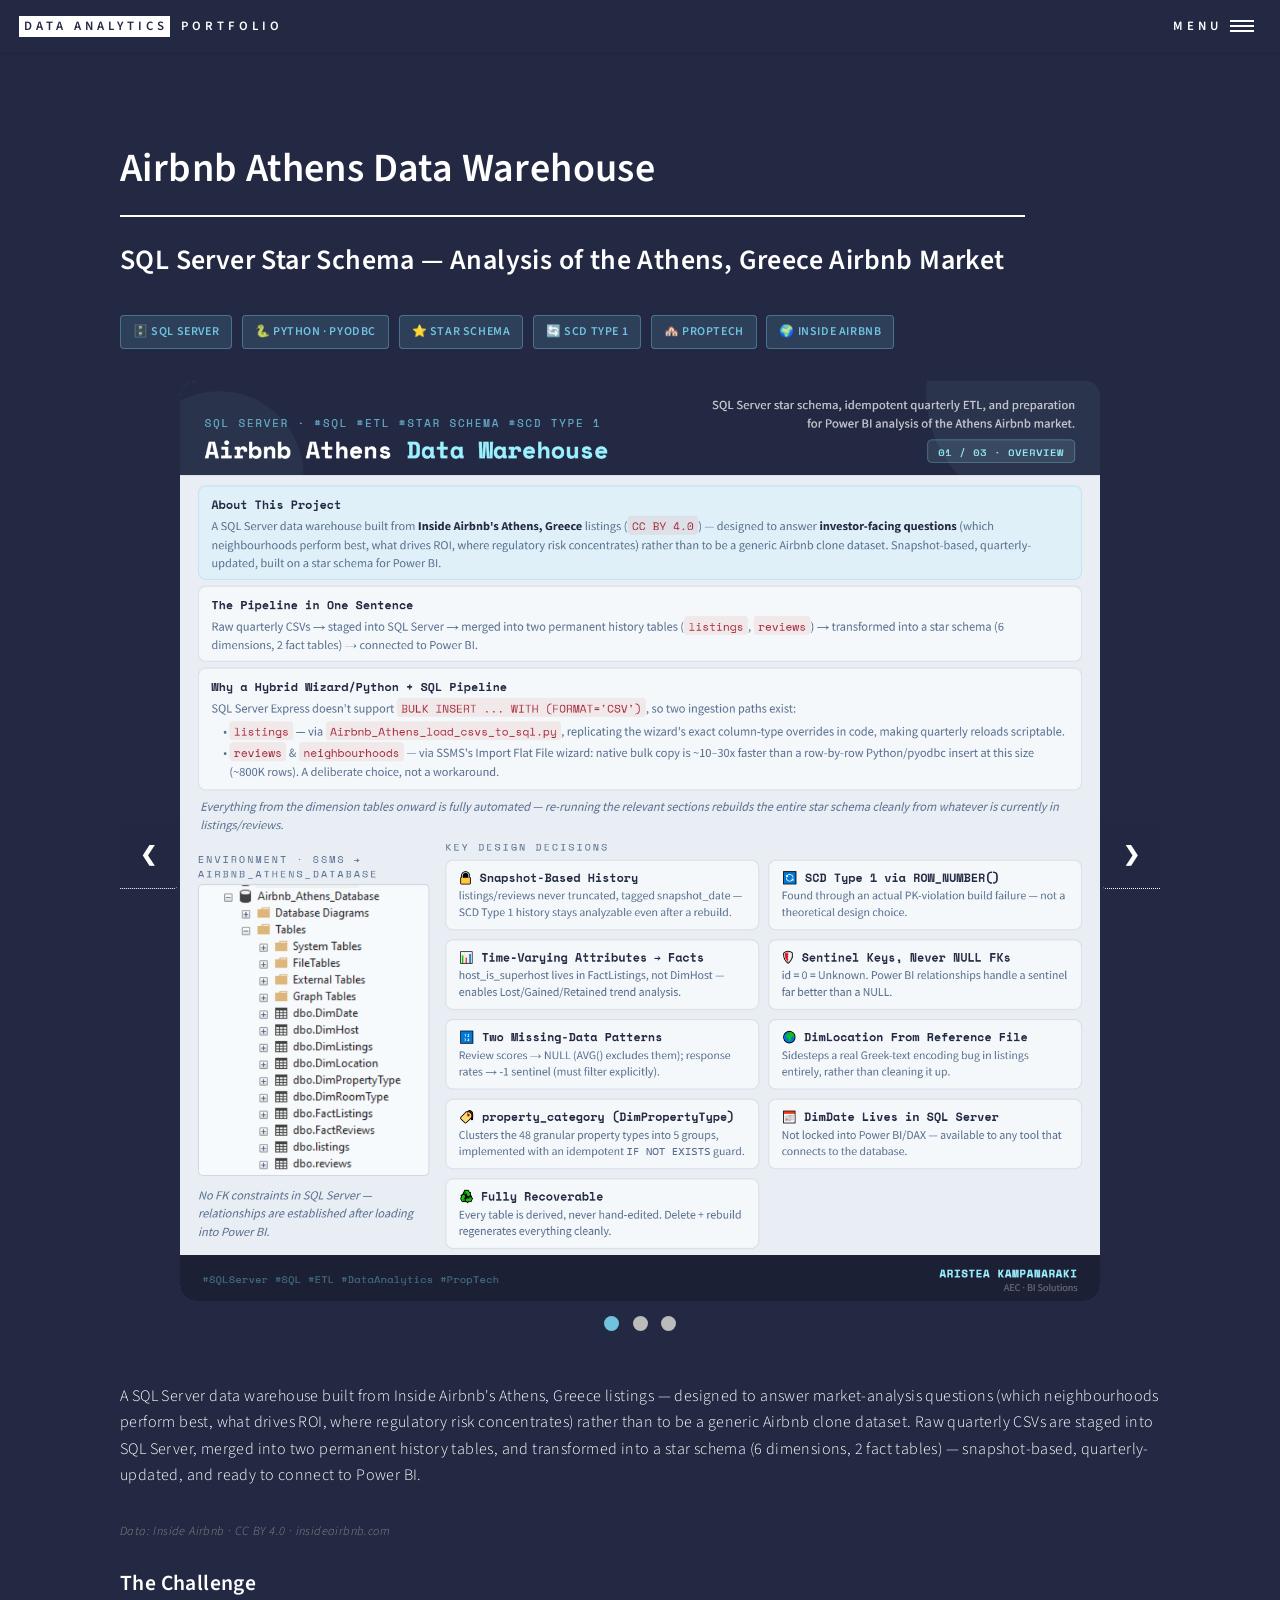
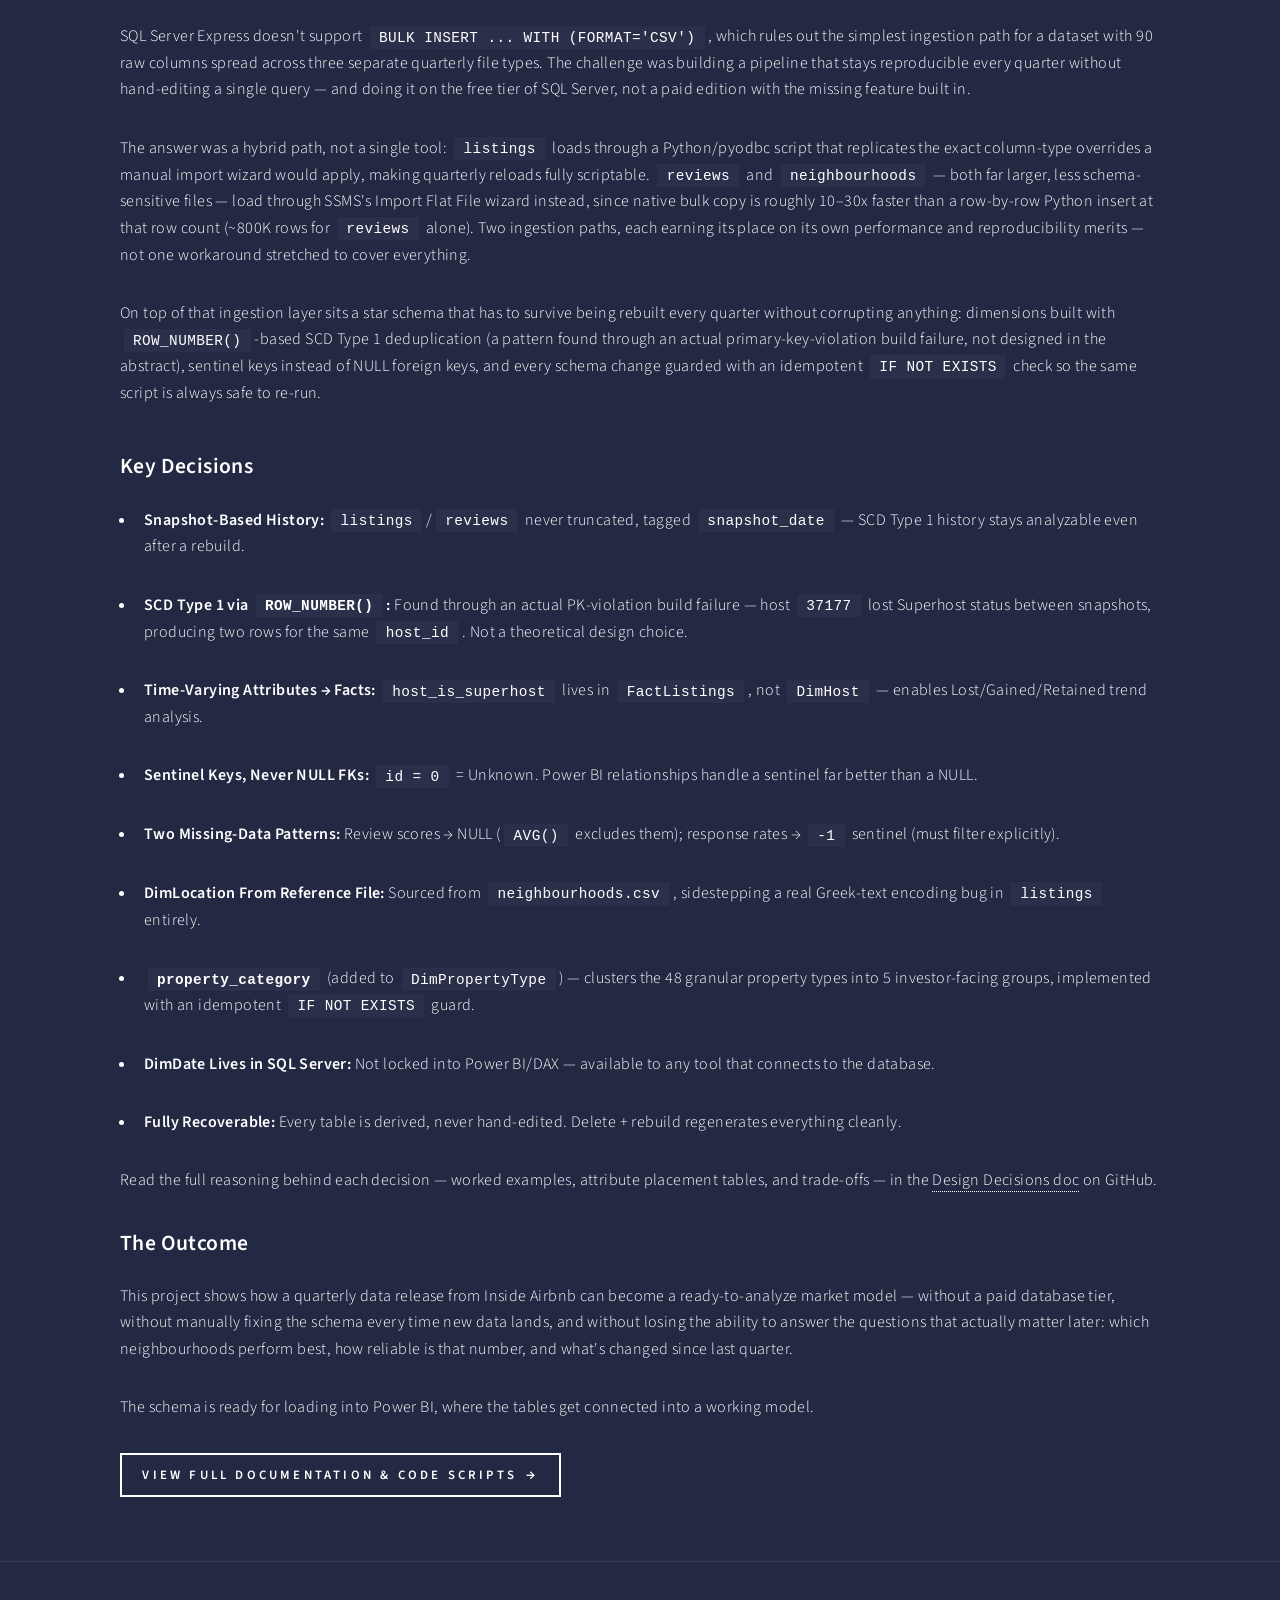
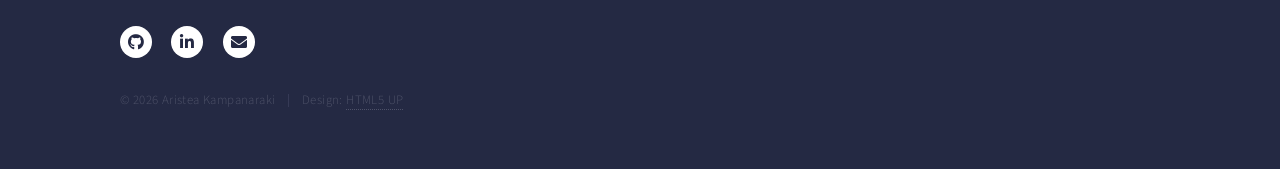
<file: airbnb-athens-star-schema.html>
<!DOCTYPE HTML>
<html>
	<head>
		<title>Airbnb Athens Data Warehouse - Data Analytics Portfolio</title>
		<meta charset="utf-8" />
		<meta name="viewport" content="width=device-width, initial-scale=1, maximum-scale=5, user-scalable=yes" />
		<link rel="stylesheet" href="assets/css/main.css" />
		<noscript><link rel="stylesheet" href="assets/css/noscript.css" /></noscript>
		
		<style>
			/* STICKY HEADER - Stays on top when scrolling (Mobile & Desktop) */
			#header {
				position: fixed !important;
				top: 0 !important;
				left: 0;
				right: 0;
				width: 100%;
				z-index: 10000;
				background: #242943 !important;
				height: 3.25em;
				line-height: 3.25em;
			}

			/* Override template's .alt class that might make header not sticky.
			   Compiled CSS sets box-shadow:none on .alt; index.html's header
			   eventually swaps .alt for .reveal (once scrolled past its banner)
			   and regains the default shadow. This page has no banner, so its
			   header is permanently .alt — restoring the shadow explicitly so
			   both pages' headers match. */
			#header.alt {
				position: fixed !important;
				top: 0 !important;
				background: #242943 !important;
				opacity: 1 !important;
				box-shadow: 0 0 0.25em 0 rgba(0, 0, 0, 0.15) !important;
			}

			/* Mobile: Make header text smaller to fit */
			@media screen and (max-width: 736px) {
				#header {
					height: 2.75em;
					line-height: 2.75em;
				}
				#header .logo { font-size: 0.75em !important; white-space: nowrap !important; }
				#header .logo strong, #header .logo span { display: inline !important; }
			}
			@media screen and (max-width: 480px) { #header .logo { font-size: 0.65em !important; } }
			@media screen and (max-width: 360px) { #header .logo { font-size: 0.55em !important; } }

			/* Mobile menu popup (Home / About Me / Projects / Contact) — explicit,
			   matching index.html exactly. */
			#menu ul.links > li > a:not(.button) {
				font-size: 0.8em !important;
				line-height: 4em !important;
			}

			/* ROOT CAUSE of titles getting cut off / page overflowing on mobile:
			   the template sets header.major { width: max-content }, which sizes
			   the heading block to its full UNWRAPPED width — wider than the
			   viewport for long titles. */
			@media screen and (max-width: 736px) {
				header.major {
					width: 100% !important;
					max-width: 100% !important;
				}
				header.major h1, header.major h2 {
					overflow-wrap: break-word;
					word-wrap: break-word;
				}
			}

			/* Safety net: stop any oversized child from forcing horizontal
			   scroll / page not fitting the viewport on mobile */
			@media screen and (max-width: 736px) {
				html, body {
					overflow-x: hidden;
					max-width: 100vw;
				}
			}

			/* Prevent content from hiding under fixed header */
			body { padding-top: 3.25em; }
			@media screen and (max-width: 736px) { body { padding-top: 2.75em; } }

			/* Fix menu navigation */
			#one, #two { scroll-margin-top: 4em; }
			@media screen and (max-width: 736px) { #one, #two { scroll-margin-top: 3.5em; } }

			/* FIX BANNER */
			#banner { top: 0 !important; margin-top: 3.25em !important; margin-bottom: 0 !important; z-index: 1 !important; }
			#banner:after { z-index: 1 !important; }
			#banner .inner { position: relative; z-index: 2; }
			#main { position: relative; z-index: 1; }
			#main.alt { z-index: 1 !important; }
			@media screen and (max-width: 736px) { #banner { margin-top: 2.75em !important; } }

			/* REDUCE SPACE ABOVE TITLE */
			#main.alt .inner { padding-top: 2em !important; }
			@media screen and (max-width: 980px) { #main.alt .inner { padding-top: 1.5em !important; } }
			@media screen and (max-width: 736px) { #main.alt .inner { padding-top: 1em !important; } }

			/* TECH BADGES */
			.tech-badge {
				display: inline-block;
				background: rgba(111, 195, 223, 0.15);
				color: #6fc3df;
				font-size: 0.75em;
				font-weight: 600;
				padding: 0.5em 1em;
				border-radius: 4px;
				border: 1px solid rgba(111, 195, 223, 0.4);
				text-transform: uppercase;
				letter-spacing: 0.05em;
			}
			@media screen and (max-width: 736px) {
				.tech-badges { gap: 0.4em; margin-bottom: 1.5em; }
				.tech-badge {
					font-size: 0.58em;
					padding: 0.32em 0.65em;
					border-radius: 4px;
					letter-spacing: 0.03em;
				}
			}
			@media screen and (max-width: 480px) {
				.tech-badge {
					font-size: 0.54em;
					padding: 0.28em 0.55em;
				}
			}

			/* PIPELINE STEPS */
			.pipeline-steps { display: flex; flex-direction: column; gap: 0.75em; margin: 1.5em 0 2em 0; }
			.pipeline-step {
				display: flex;
				align-items: flex-start;
				gap: 1em;
				background: #f4f8fb;
				border: 1px solid rgba(36,41,67,0.11);
				border-left: 4px solid #6fc3df;
				border-radius: 6px;
				padding: 0.85em 1.2em;
			}
			.step-number {
				background: #242943;
				color: #6fc3df;
				font-family: 'Courier New', monospace;
				font-size: 0.8em;
				font-weight: 700;
				padding: 0.3em 0.6em;
				border-radius: 4px;
				border: 1px solid rgba(111,195,223,0.4);
				flex-shrink: 0;
				min-width: 2.2em;
				text-align: center;
			}
			.step-content strong { color: #242943; display: block; margin-bottom: 0.2em; }
			.step-content span { font-size: 0.85em; color: #555; line-height: 1.4; }
			.step-content code {
				background: rgba(111,195,223,0.12);
				color: #1a5a78;
				font-size: 0.88em;
				padding: 0.1em 0.4em;
				border-radius: 3px;
			}

			/* ENGINEERING DECISIONS GRID */
			.decisions-grid {
				display: grid;
				grid-template-columns: 1fr 1fr;
				gap: 1em;
				margin: 1.5em 0 2em 0;
			}
			@media screen and (max-width: 736px) { .decisions-grid { grid-template-columns: 1fr; } }
			.decision-card {
				background: #dff0f8;
				border: 1px solid rgba(36,41,67,0.11);
				border-left: 4px solid #6fc3df;
				border-radius: 6px;
				padding: 1em 1.2em;
			}
			.decision-card .decision-title { font-weight: 700; color: #242943; font-size: 0.9em; margin-bottom: 0.4em; }
			.decision-card p { font-size: 0.82em; color: #555; line-height: 1.5; margin: 0; }
			.decision-card code {
				background: rgba(111,195,223,0.12);
				color: #1a5a78;
				font-size: 0.9em;
				padding: 0.1em 0.35em;
				border-radius: 3px;
			}

			/* STAR SCHEMA REFERENCE */
			.schema-ref {
				background: #f4f8fb;
				border: 1px solid rgba(36,41,67,0.11);
				border-radius: 6px;
				padding: 1em 1.2em;
				margin: 1.5em 0 2em 0;
				font-size: 0.88em;
				color: #555;
				line-height: 1.7;
			}
			.schema-ref strong { color: #242943; }
			.schema-ref code {
				background: rgba(111,195,223,0.12);
				color: #1a5a78;
				font-size: 0.92em;
				padding: 0.1em 0.35em;
				border-radius: 3px;
			}

			/* ATTRIBUTION */
			.data-attribution {
				font-size: 0.78em;
				color: #888;
				font-style: italic;
				margin: 0.5em 0 2em 0;
			}

			/* DECISION DETAIL SECTIONS (prose, replacing the compact grid) */
			.decision-detail { margin: 0 0 2.4em 0; }
			.decision-detail h4 {
				color: #242943;
				font-size: 1.05em;
				margin: 0 0 0.6em 0;
				border-left: 4px solid #6fc3df;
				padding-left: 0.6em;
			}
			.decision-detail p { margin: 0 0 0.9em 0; }
			.decision-rule {
				background: #dff0f8;
				border: 1px solid rgba(36,41,67,0.11);
				border-left: 4px solid #6fc3df;
				border-radius: 6px;
				padding: 0.8em 1.1em;
				margin: 0 0 1.2em 0;
				font-size: 0.92em;
			}
			.sql-snippet {
				background: #f4f8fb;
				border: 1px solid rgba(36,41,67,0.11);
				border-left: 4px solid #6fc3df;
				border-radius: 6px;
				padding: 0.9em 1.2em;
				font-family: 'Courier New', monospace;
				font-size: 0.85em;
				color: #1a5a78;
				margin: 0 0 1.2em 0;
				overflow-x: auto;
				white-space: pre;
			}
			.decision-table {
				width: 100%;
				border-collapse: collapse;
				margin: 0 0 1.4em 0;
				font-size: 0.85em;
			}
			.decision-table th, .decision-table td {
				border: 1px solid rgba(36,41,67,0.15);
				padding: 0.5em 0.8em;
				text-align: left;
			}
			.decision-table th { background: #242943; color: #6fc3df; font-weight: 700; }
			.decision-table td code, .decision-table th code {
				background: rgba(111,195,223,0.12);
				color: #1a5a78;
				padding: 0.1em 0.35em;
				border-radius: 3px;
				font-size: 0.95em;
			}
			@media screen and (max-width: 736px) {
				.decision-table { font-size: 0.78em; }
				.decision-table th, .decision-table td { padding: 0.4em 0.5em; }
			}

			/* CTA BUTTON — plain flexbox instead of the template's .next absolute-
			   positioned arrow icon (which caused text/arrow overlap on longer
			   button labels on mobile). Text and arrow are now normal-flow
			   siblings side by side with a gap — this category of overlap bug
			   structurally can't happen with flex children. Wraps to two lines
			   on very narrow screens as a safety net. */
			.documentation-btn {
				display: inline-flex;
				align-items: center;
				justify-content: center;
				gap: 0.7em;
				white-space: normal;
				text-align: left;
			}
			.documentation-btn-arrow {
				flex-shrink: 0;
				font-size: 1.15em;
				line-height: 1;
			}
			@media screen and (max-width: 736px) {
				.documentation-btn {
					font-size: 0.68em;
					height: auto;
					min-height: 3.5em;
					line-height: 1.3;
					padding: 0.9em 1.2em;
					gap: 0.6em;
				}
			}
		</style>
	</head>
	<body class="is-preload">

		<div id="wrapper">

			<!-- Header -->
			<header id="header" class="alt">
				<a href="index.html" class="logo"><strong>DATA ANALYTICS</strong> <span>PORTFOLIO</span></a>
				<nav><a href="#menu">Menu</a></nav>
			</header>

			<!-- Menu -->
			<nav id="menu">
				<ul class="links">
					<li><a href="index.html">Home</a></li>
					<li><a href="index.html#one">About Me</a></li>
					<li><a href="index.html#two">Projects</a></li>
					<li><a href="index.html#footer">Contact</a></li>
				</ul>
			</nav>

			<!-- Main -->
			<div id="main" class="alt">
				<section id="one">
					<div class="inner">

						<header class="major">
							<h1>Airbnb Athens Data Warehouse</h1>
							<h2>SQL Server Star Schema — Analysis of the Athens, Greece Airbnb Market</h2>
						</header>

						<!-- Tech Stack Badges -->
						<div class="tech-badges" style="margin-bottom: 2em; display: flex; flex-wrap: wrap; gap: 0.6em;">
							<span class="tech-badge">🗄️ SQL Server</span>
							<span class="tech-badge">🐍 Python · pyodbc</span>
							<span class="tech-badge">⭐ Star Schema</span>
							<span class="tech-badge">🔄 SCD Type 1</span>
							<span class="tech-badge">🏘️ PropTech</span>
							<span class="tech-badge">🌍 Inside Airbnb</span>
						</div>

						<!-- Slideshow container -->
						<div class="slideshow-container" style="max-width: 100%; box-sizing: border-box; margin: 0 auto 0.2em auto; position: relative; background: transparent; padding: 0 60px;">

							<div class="mySlides fade">
								<img src="images\p3_airbnb_athens_sql\airbnb_athens_slide_01.png" alt="Overview — Pipeline, Environment & Key Decisions" style="width: 100%; border-radius: 8px;">
							</div>

							<div class="mySlides fade">
								<img src="images\p3_airbnb_athens_sql\airbnb_athens_slide_02.png" alt="Schema Design Patterns — SCD Type 1, Idempotent ETL" style="width: 100%; border-radius: 8px;">
							</div>

							<div class="mySlides fade">
								<img src="images\p3_airbnb_athens_sql\airbnb_athens_slide_03.png" alt="Data Integrity & Placement — Snapshot History, Fact/Dim Placement" style="width: 100%; border-radius: 8px;">
							</div>

							<a class="prev" onclick="plusSlides(-1)" style="cursor: pointer; position: absolute; top: 50%; width: auto; margin-top: -22px; padding: 16px 20px; color: white; font-weight: bold; font-size: 20px; transition: 0.6s ease; border-radius: 0 3px 3px 0; user-select: none; background-color: rgba(36, 41, 67, 0.8); left: 0;">&#10094;</a>
							<a class="next" onclick="plusSlides(1)"  style="cursor: pointer; position: absolute; top: 50%; width: auto; margin-top: -22px; padding: 16px 20px; color: white; font-weight: bold; font-size: 20px; transition: 0.6s ease; border-radius: 3px 0 0 3px; user-select: none; background-color: rgba(36, 41, 67, 0.8); right: 0;">&#10095;</a>
						</div>

						<!-- Dots/indicators -->
						<div class="carousel-dots" style="text-align: center; padding: 0 0 44px 0;">
							<span class="dot" onclick="currentSlide(1)" style="cursor: pointer; height: 15px; width: 15px; margin: 0 5px; background-color: #bbb; border-radius: 50%; display: inline-block; transition: background-color 0.6s ease;"></span>
							<span class="dot" onclick="currentSlide(2)" style="cursor: pointer; height: 15px; width: 15px; margin: 0 5px; background-color: #bbb; border-radius: 50%; display: inline-block; transition: background-color 0.6s ease;"></span>
							<span class="dot" onclick="currentSlide(3)" style="cursor: pointer; height: 15px; width: 15px; margin: 0 5px; background-color: #bbb; border-radius: 50%; display: inline-block; transition: background-color 0.6s ease;"></span>
						</div>

						<!-- CSS Styles — inline after dots, identical pattern to template -->
						<style>
						.mySlides { display: none; animation-name: fade; animation-duration: 0.8s; }
						.mySlides.active { display: block; }
						.prev:hover, .next:hover { background-color: rgba(111, 195, 223, 0.9) !important; color: #242943 !important; }
						.dot.active { background-color: #6fc3df !important; }
						@keyframes fade { from {opacity: 0.4} to {opacity: 1} }

						/* Remove the dotted tap/focus outline browsers draw on <a> elements */
						.prev, .next, .dot {
							outline: none;
							-webkit-tap-highlight-color: transparent;
						}

						@media screen and (max-width: 980px) {
							.slideshow-container { max-width: 100% !important; padding: 0 46px !important; }
							.prev, .next { font-size: 18px !important; padding: 12px 16px !important; }
						}
						@media screen and (max-width: 736px) {
							/* Break out to full viewport width for meaningfully larger
							   slides, with more gutter room for the arrows. Arrow's
							   rendered width (font-size + 2×padding) still needs to stay
							   at or below the gutter or it spills onto the image. */
							.slideshow-container {
								width: 100vw !important;
								max-width: 100vw !important;
								margin-left: calc(50% - 50vw) !important;
								margin-right: calc(50% - 50vw) !important;
								margin-bottom: 0.2em !important;
								padding: 0 30px !important;
								box-sizing: border-box !important;
							}
							.prev, .next { font-size: 13px !important; padding: 6px 8px !important; }
							.carousel-dots { padding: 1px 0 30px 0 !important; }
							.dot {
								height: 8px !important;
								width: 8px !important;
								margin: 0 4px !important;
							}
						}
						@media screen and (max-width: 480px) {
							.slideshow-container { padding: 0 26px !important; }
							.prev, .next { font-size: 12px !important; padding: 5px 7px !important; }
							.carousel-dots { padding: 1px 0 24px 0 !important; }
							.dot {
								height: 7px !important;
								width: 7px !important;
								margin: 0 3px !important;
							}
						}
						</style>

						<!-- JavaScript — inline after dots, identical pattern to template -->
						<script>
						let slideIndex = 1;
						showSlides(slideIndex);

						function plusSlides(n) { showSlides(slideIndex += n); }
						function currentSlide(n) { showSlides(slideIndex = n); }

						function showSlides(n) {
							let i;
							let slides = document.getElementsByClassName("mySlides");
							let dots   = document.getElementsByClassName("dot");
							if (n > slides.length) { slideIndex = 1; }
							if (n < 1) { slideIndex = slides.length; }
							for (i = 0; i < slides.length; i++) { slides[i].style.display = "none"; }
							for (i = 0; i < dots.length; i++) { dots[i].className = dots[i].className.replace(" active", ""); }
							slides[slideIndex-1].style.display = "block";
							dots[slideIndex-1].className += " active";
						}
						</script>

						<!-- Intro -->
						<p>A SQL Server data warehouse built from Inside Airbnb's Athens, Greece listings — designed to answer market-analysis questions (which neighbourhoods perform best, what drives ROI, where regulatory risk concentrates) rather than to be a generic Airbnb clone dataset. Raw quarterly CSVs are staged into SQL Server, merged into two permanent history tables, and transformed into a star schema (6 dimensions, 2 fact tables) — snapshot-based, quarterly-updated, and ready to connect to Power BI.</p>

						<p class="data-attribution">Data: Inside Airbnb · CC BY 4.0 · insideairbnb.com</p>

						<!-- The Challenge -->
						<h3>The Challenge</h3>
						<p>SQL Server Express doesn't support <code>BULK INSERT ... WITH (FORMAT='CSV')</code>, which rules out the simplest ingestion path for a dataset with 90 raw columns spread across three separate quarterly file types. The challenge was building a pipeline that stays reproducible every quarter without hand-editing a single query — and doing it on the free tier of SQL Server, not a paid edition with the missing feature built in.</p>
						<p>The answer was a hybrid path, not a single tool: <code>listings</code> loads through a Python/pyodbc script that replicates the exact column-type overrides a manual import wizard would apply, making quarterly reloads fully scriptable. <code>reviews</code> and <code>neighbourhoods</code> — both far larger, less schema-sensitive files — load through SSMS's Import Flat File wizard instead, since native bulk copy is roughly 10–30x faster than a row-by-row Python insert at that row count (~800K rows for <code>reviews</code> alone). Two ingestion paths, each earning its place on its own performance and reproducibility merits — not one workaround stretched to cover everything.</p>
						<p>On top of that ingestion layer sits a star schema that has to survive being rebuilt every quarter without corrupting anything: dimensions built with <code>ROW_NUMBER()</code>-based SCD Type 1 deduplication (a pattern found through an actual primary-key-violation build failure, not designed in the abstract), sentinel keys instead of NULL foreign keys, and every schema change guarded with an idempotent <code>IF NOT EXISTS</code> check so the same script is always safe to re-run.</p>


						<!-- Key Decisions -->

						<h3 style="margin-top: 2em;">Key Decisions</h3>
						<ul>
							<li><p><b>Snapshot-Based History:</b> <code>listings</code>/<code>reviews</code> never truncated, tagged <code>snapshot_date</code> — SCD Type 1 history stays analyzable even after a rebuild.</p></li>
							<li><p><b>SCD Type 1 via <code>ROW_NUMBER()</code>:</b> Found through an actual PK-violation build failure — host <code>37177</code> lost Superhost status between snapshots, producing two rows for the same <code>host_id</code>. Not a theoretical design choice.</p></li>
							<li><p><b>Time-Varying Attributes → Facts:</b> <code>host_is_superhost</code> lives in <code>FactListings</code>, not <code>DimHost</code> — enables Lost/Gained/Retained trend analysis.</p></li>
							<li><p><b>Sentinel Keys, Never NULL FKs:</b> <code>id = 0</code> = Unknown. Power BI relationships handle a sentinel far better than a NULL.</p></li>
							<li><p><b>Two Missing-Data Patterns:</b> Review scores → NULL (<code>AVG()</code> excludes them); response rates → <code>-1</code> sentinel (must filter explicitly).</p></li>
							<li><p><b>DimLocation From Reference File:</b> Sourced from <code>neighbourhoods.csv</code>, sidestepping a real Greek-text encoding bug in <code>listings</code> entirely.</p></li>
							<li><p><b><code>property_category</code></b> (added to <code>DimPropertyType</code>) — clusters the 48 granular property types into 5 investor-facing groups, implemented with an idempotent <code>IF NOT EXISTS</code> guard.</p></li>
							<li><p><b>DimDate Lives in SQL Server:</b> Not locked into Power BI/DAX — available to any tool that connects to the database.</p></li>
							<li><p><b>Fully Recoverable:</b> Every table is derived, never hand-edited. Delete + rebuild regenerates everything cleanly.</p></li>
						</ul>
						<p>Read the full reasoning behind each decision — worked examples, attribute placement tables, and trade-offs — in the <a href="https://github.com/Aristea-Kampanaraki/airbnb-athens-data-warehouse/blob/main/Airbnb_Athens_Design_Decisions.md" target="_blank">Design Decisions doc</a> on GitHub.</p>
						
						<!-- The Outcome -->
						<h3>The Outcome</h3>
						<p>This project shows how a quarterly data release from Inside Airbnb can become a ready-to-analyze market model — without a paid database tier, without manually fixing the schema every time new data lands, and without losing the ability to answer the questions that actually matter later: which neighbourhoods perform best, how reliable is that number, and what's changed since last quarter.</p>
						<p>The schema is ready for loading into Power BI, where the tables get connected into a working model.</p>

						<!-- CTA Button -->
						<ul class="actions">
							<li>
								<a href="https://github.com/Aristea-Kampanaraki/airbnb-athens-data-warehouse" class="button documentation-btn">
									<span>View Full Documentation &amp; Code Scripts</span>
									<span class="documentation-btn-arrow" aria-hidden="true">&#8594;</span>
								</a>
							</li>
						</ul>

					</div>
				</section>
			</div>

			<!-- Footer -->
			<footer id="footer">
				<div class="inner">
					<ul class="icons">
						<li><a href="https://github.com/Aristea-Kampanaraki" class="icon brands alt fa-github"><span class="label">GitHub</span></a></li>
						<li><a href="https://www.linkedin.com/in/aristea-kampanaraki" class="icon brands alt fa-linkedin-in"><span class="label">LinkedIn</span></a></li>
						<li><a href="mailto:akampanaraki@gmail.com" class="icon solid alt fa-envelope"><span class="label">Email</span></a></li>
					</ul>
					<ul class="copyright">
						<li>&copy; 2026 Aristea Kampanaraki</li><li>Design: <a href="https://html5up.net">HTML5 UP</a></li>
					</ul>
				</div>
			</footer>

		</div>

		<!-- Scripts -->
		<script src="assets/js/jquery.min.js"></script>
		<script src="assets/js/jquery.scrolly.min.js"></script>
		<script src="assets/js/jquery.scrollex.min.js"></script>
		<script src="assets/js/browser.min.js"></script>
		<script src="assets/js/breakpoints.min.js"></script>
		<script src="assets/js/util.js"></script>
		<script src="assets/js/main.js"></script>

	</body>
</html>
</file>
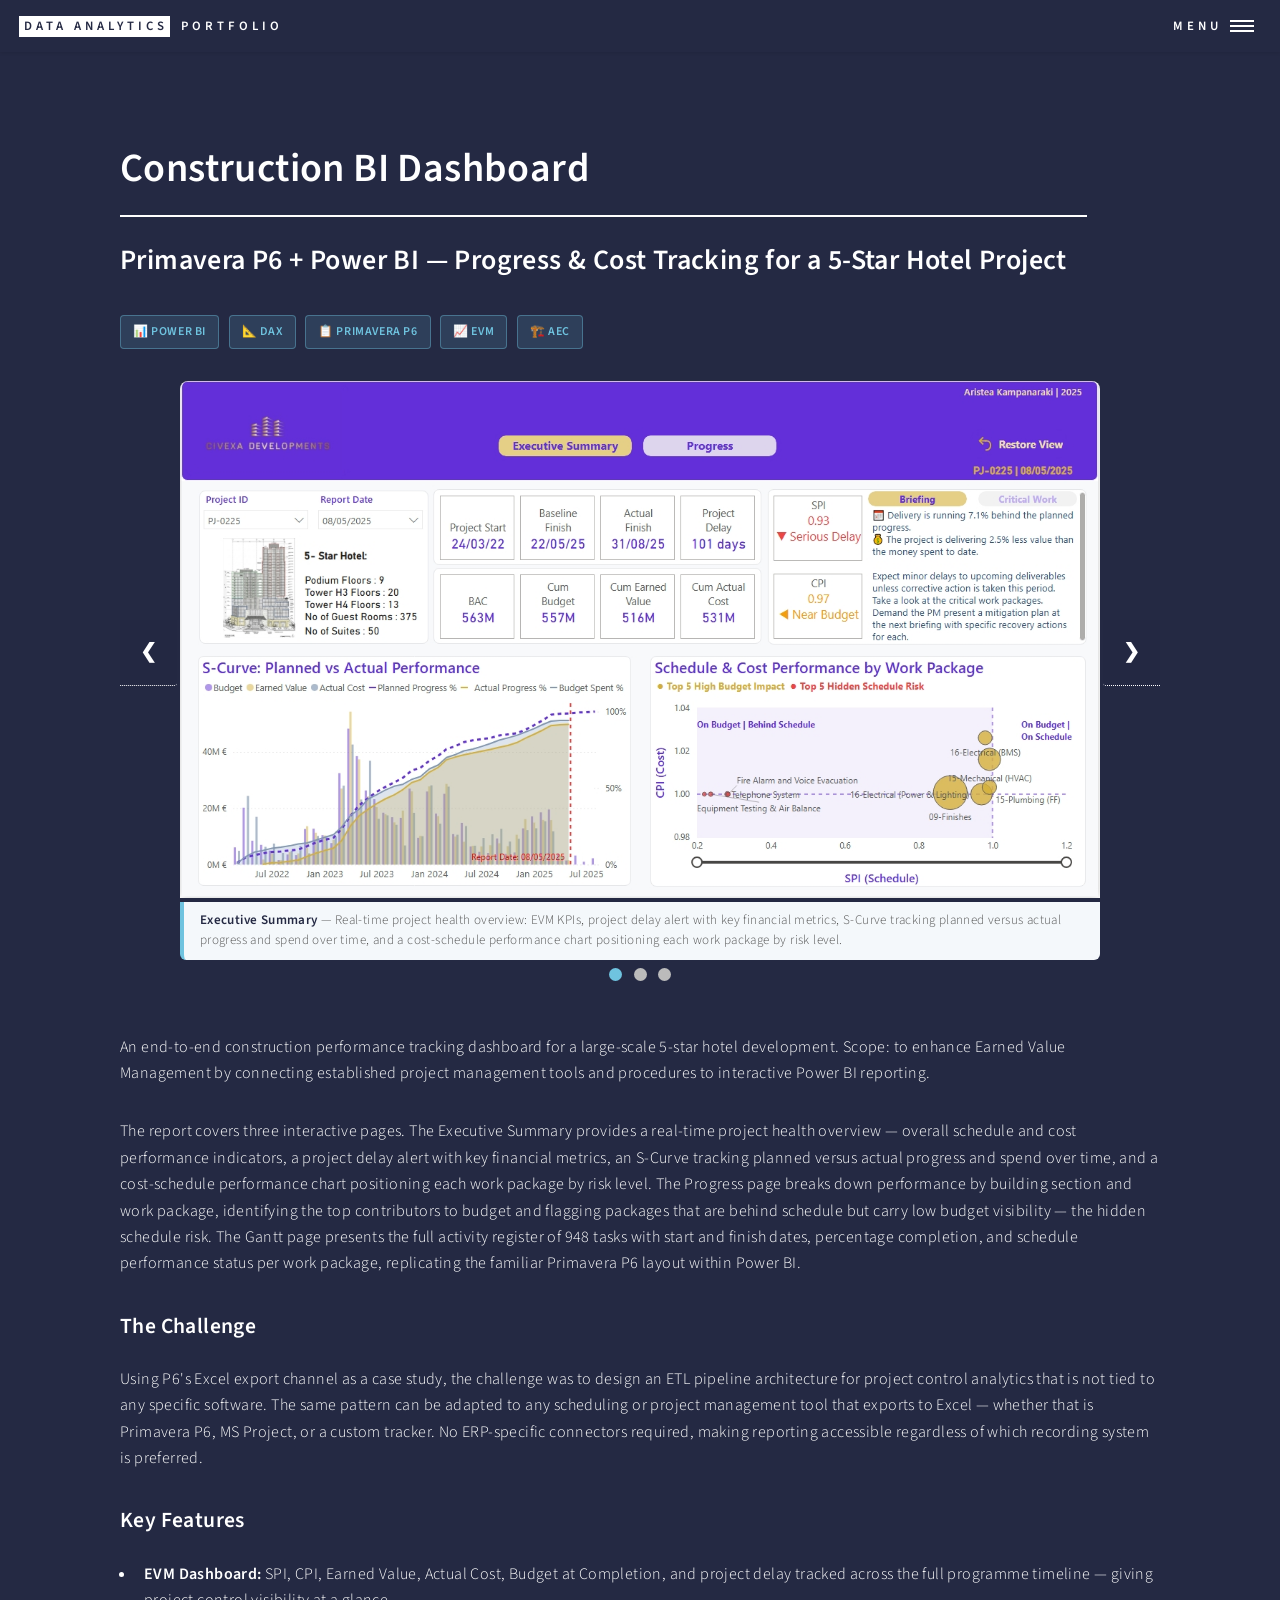
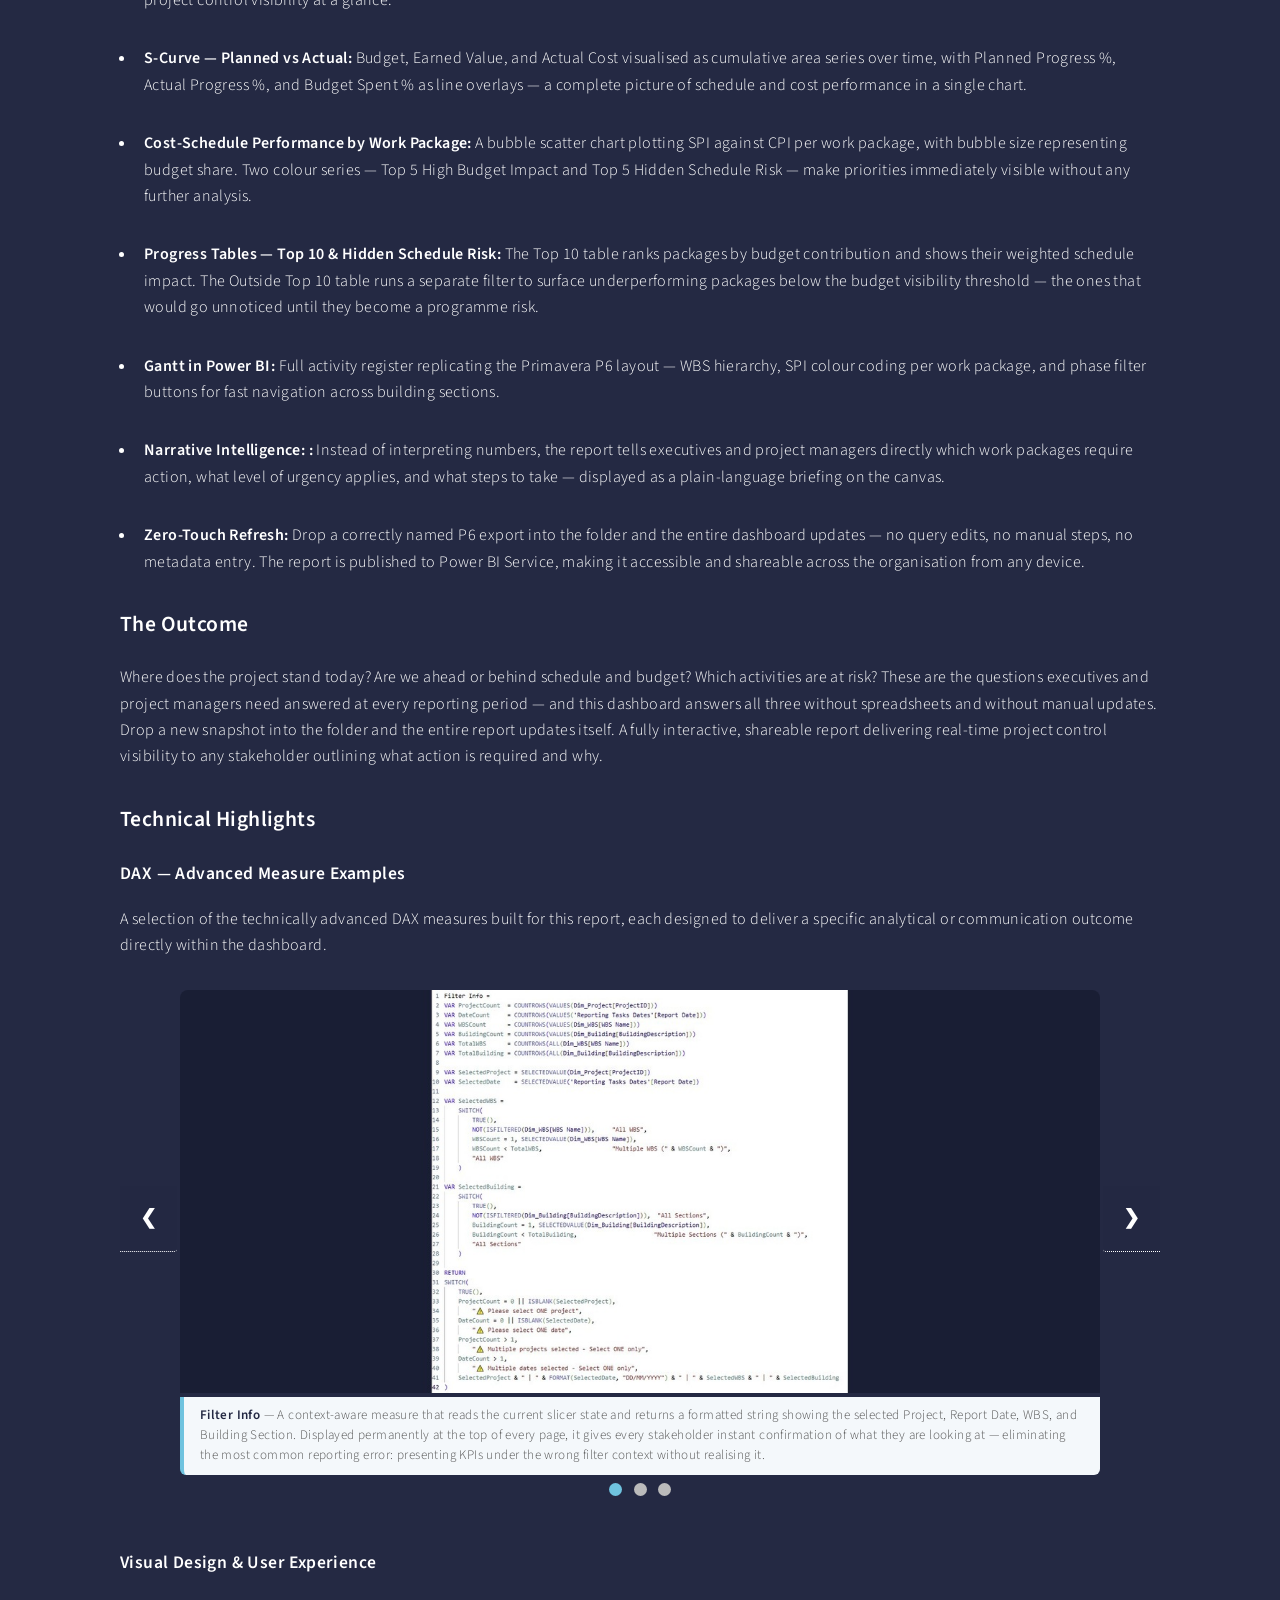
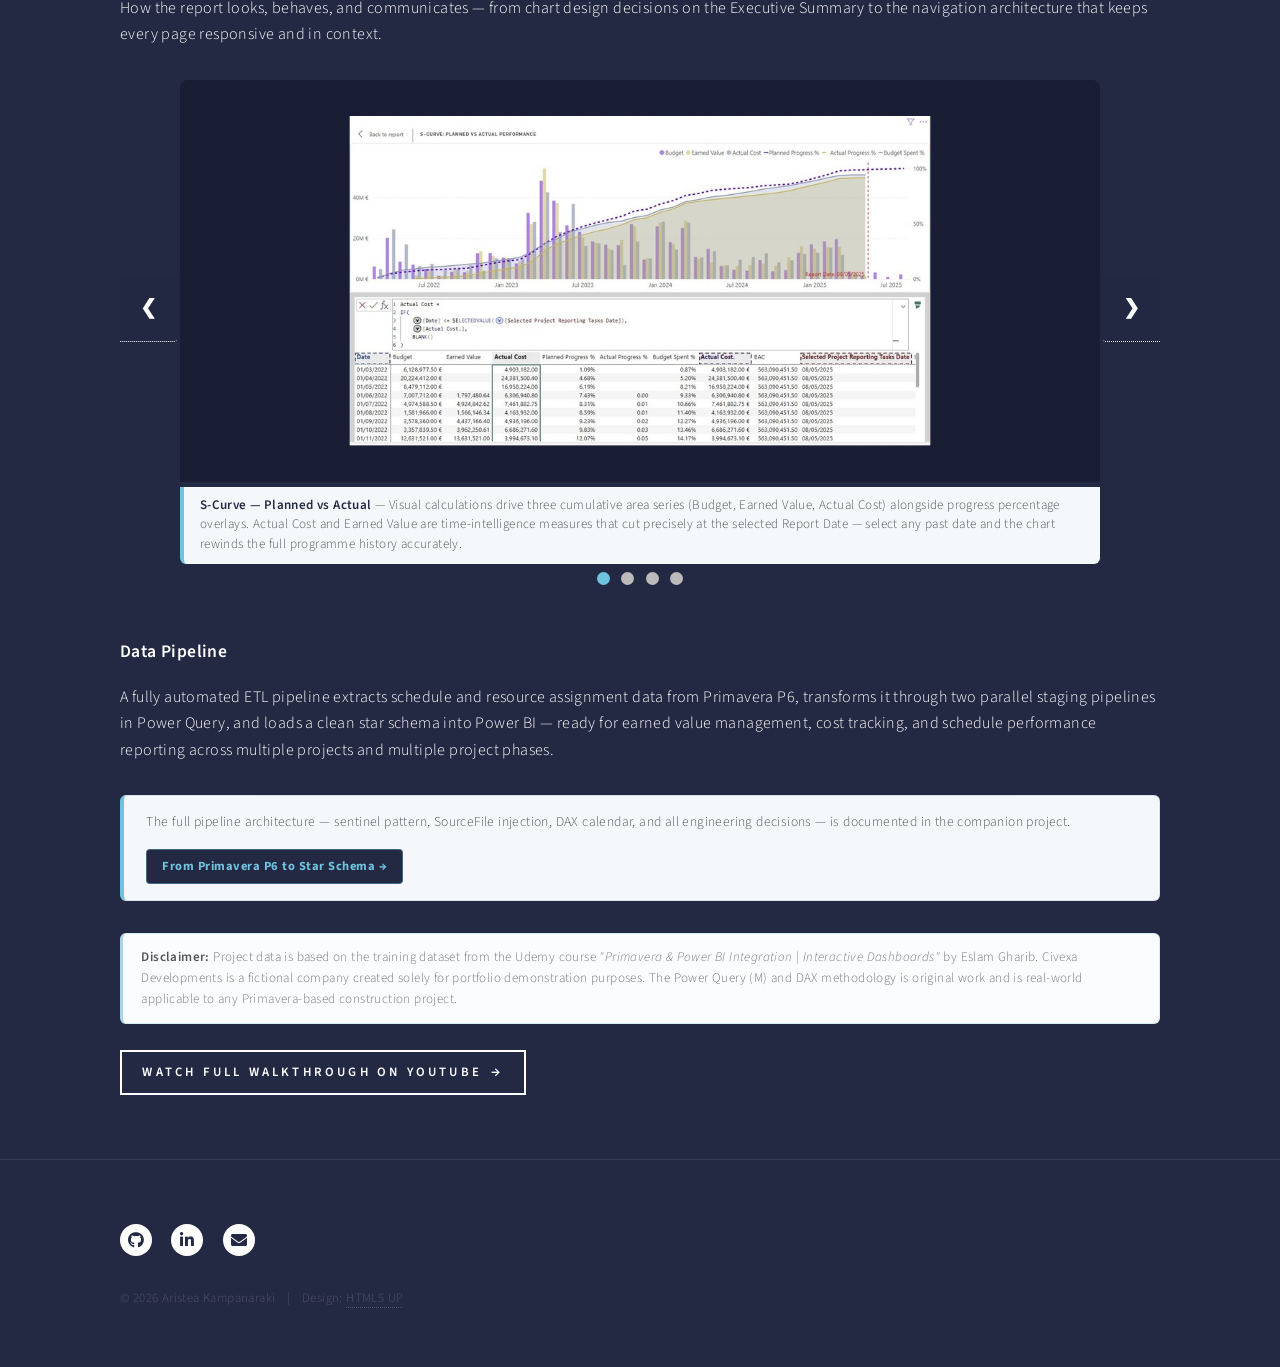
<file: construction-bi-dashboard.html>
<!DOCTYPE HTML>
<html>
	<head>
		<title>Construction BI Dashboard — Data Analytics Portfolio</title>
		<meta charset="utf-8" />
		<meta name="viewport" content="width=device-width, initial-scale=1, maximum-scale=5, user-scalable=yes" />
		<link rel="stylesheet" href="assets/css/main.css" />
		<noscript><link rel="stylesheet" href="assets/css/noscript.css" /></noscript>

		<style>
			#header { position: fixed !important; top: 0 !important; left: 0; right: 0; width: 100%; z-index: 10000; background: #242943 !important; height: 3.25em; line-height: 3.25em; }
			/* box-shadow restored: compiled CSS sets box-shadow:none on .alt; index.html's
			   header eventually swaps .alt for .reveal (once scrolled past its banner) and
			   regains the default shadow. This page has no banner, so header is permanently .alt. */
			#header.alt { position: fixed !important; top: 0 !important; background: #242943 !important; opacity: 1 !important; box-shadow: 0 0 0.25em 0 rgba(0, 0, 0, 0.15) !important; }
			@media screen and (max-width: 736px) { #header { height: 2.75em; line-height: 2.75em; } #header .logo { font-size: 0.75em !important; white-space: nowrap !important; } #header .logo strong, #header .logo span { display: inline !important; } }
			@media screen and (max-width: 480px) { #header .logo { font-size: 0.65em !important; } }
			@media screen and (max-width: 360px) { #header .logo { font-size: 0.55em !important; } }

			/* Mobile menu popup — explicit, matching index.html exactly. */
			#menu ul.links > li > a:not(.button) { font-size: 0.8em !important; line-height: 4em !important; }

			/* ROOT CAUSE of titles getting cut off on mobile: header.major has
			   width:max-content in the compiled CSS, sizing to its full unwrapped
			   width — wider than the viewport for long titles. */
			@media screen and (max-width: 736px) {
				header.major { width: 100% !important; max-width: 100% !important; }
				header.major h1, header.major h2 { overflow-wrap: break-word; word-wrap: break-word; }
			}
			@media screen and (max-width: 736px) { html, body { overflow-x: hidden; max-width: 100vw; } }

			body { padding-top: 3.25em; }
			@media screen and (max-width: 736px) { body { padding-top: 2.75em; } }
			#one, #two { scroll-margin-top: 4em; }
			@media screen and (max-width: 736px) { #one, #two { scroll-margin-top: 3.5em; } }
			#banner { top: 0 !important; margin-top: 3.25em !important; margin-bottom: 0 !important; z-index: 1 !important; }
			#banner:after { z-index: 1 !important; }
			#banner .inner { position: relative; z-index: 2; }
			#main { position: relative; z-index: 1; }
			#main.alt { z-index: 1 !important; }
			@media screen and (max-width: 736px) { #banner { margin-top: 2.75em !important; } }
			#main.alt .inner { padding-top: 2em !important; }
			@media screen and (max-width: 980px) { #main.alt .inner { padding-top: 1.5em !important; } }
			@media screen and (max-width: 736px) { #main.alt .inner { padding-top: 1em !important; } }

			.tech-badge { display: inline-block; background: rgba(111,195,223,0.15); color: #6fc3df; font-size: 0.75em; font-weight: 600; padding: 0.5em 1em; border-radius: 4px; border: 1px solid rgba(111,195,223,0.4); text-transform: uppercase; letter-spacing: 0.05em; }
			@media screen and (max-width: 736px) {
				.tech-badges { gap: 0.4em; margin-bottom: 1.5em; }
				.tech-badge { font-size: 0.58em; padding: 0.32em 0.65em; border-radius: 4px; letter-spacing: 0.03em; }
			}
			@media screen and (max-width: 480px) { .tech-badge { font-size: 0.54em; padding: 0.28em 0.55em; } }

			.slide-caption { background: #f4f8fb; border-left: 4px solid #6fc3df; border-radius: 0 0 6px 6px; padding: 0.7em 1.2em; font-size: 0.82em; color: #555; line-height: 1.5; margin-top: -4px; }
			.slide-caption strong { color: #242943; }
			.slide-caption code { background: rgba(111,195,223,0.12); color: #1a5a78; font-size: 0.9em; padding: 0.1em 0.35em; border-radius: 3px; }

			.decisions-grid { display: grid; grid-template-columns: 1fr 1fr; gap: 1em; margin: 1.5em 0 2em 0; }
			@media screen and (max-width: 736px) { .decisions-grid { grid-template-columns: 1fr; } }
			.decision-card { background: #dff0f8; border: 1px solid rgba(36,41,67,0.11); border-left: 4px solid #6fc3df; border-radius: 6px; padding: 1em 1.2em; }
			.decision-card .decision-title { font-weight: 700; color: #242943; font-size: 0.9em; margin-bottom: 0.4em; }
			.decision-card p { font-size: 0.82em; color: #555; line-height: 1.5; margin: 0; }
			.decision-card code { background: rgba(111,195,223,0.12); color: #1a5a78; font-size: 0.9em; padding: 0.1em 0.35em; border-radius: 3px; }

			.pipeline-link-box { background: #f4f8fb; border: 1px solid rgba(36,41,67,0.11); border-left: 4px solid #6fc3df; border-radius: 6px; padding: 1em 1.4em; margin: 1.5em 0 2em 0; display: flex; align-items: center; justify-content: space-between; flex-wrap: wrap; gap: 1em; }
			.pipeline-link-box p { font-size: 0.85em; color: #555; margin: 0; line-height: 1.5; }
			.pipeline-link-box a.pill { display: inline-block; background: #242943; color: #6fc3df; font-size: 0.78em; font-weight: 700; padding: 0.5em 1.2em; border-radius: 4px; text-decoration: none; letter-spacing: 0.04em; white-space: nowrap; border: 1px solid rgba(111,195,223,0.4); }
			.pipeline-link-box a.pill:hover { background: #6fc3df; color: #242943; }

			.disclaimer-box { background: #fafcfe; border: 1px solid rgba(111,195,223,0.25); border-left: 3px solid #aad4e8; border-radius: 6px; padding: 1em 1.4em; margin: 2em 0; font-size: 0.82em; color: #777; line-height: 1.6; }
			.disclaimer-box strong { color: #555; }

			/* SHARED CAROUSEL STYLES */
			.mySlides { display: none; animation-name: fadeSlide; animation-duration: 0.8s; }
			.carr-prev, .carr-next { cursor: pointer; position: absolute; top: 45%; width: auto; margin-top: -22px; padding: 16px 20px; color: white; font-weight: bold; font-size: 20px; transition: 0.6s ease; user-select: none; background-color: rgba(36,41,67,0.8); outline: none; -webkit-tap-highlight-color: transparent; }
			.carr-prev { border-radius: 0 3px 3px 0; left: 0; }
			.carr-next { border-radius: 3px 0 0 3px; right: 0; }
			.carr-prev:hover, .carr-next:hover { background-color: rgba(111,195,223,0.9) !important; color: #242943 !important; }
			.carr-dot { cursor: pointer; height: 13px; width: 13px; margin: 0 4px; background-color: #bbb; border-radius: 50%; display: inline-block; transition: background-color 0.6s ease; outline: none; -webkit-tap-highlight-color: transparent; }
			.carr-dot.active { background-color: #6fc3df !important; }
			@keyframes fadeSlide { from{opacity:0.4} to{opacity:1} }
			.carousel-wrap { max-width: 100%; box-sizing: border-box; margin: 0 auto 0.2em auto; position: relative; background: transparent; padding: 0 60px; }
			.carousel-dots { text-align: center; padding: 0 0 44px 0; }
			@media screen and (max-width: 980px) { .carousel-wrap { max-width: 100% !important; padding: 0 46px !important; } .carr-prev, .carr-next { font-size: 18px !important; padding: 12px 16px !important; } }
			@media screen and (max-width: 736px) {
				.carousel-wrap {
					width: 100vw !important;
					max-width: 100vw !important;
					margin-left: calc(50% - 50vw) !important;
					margin-right: calc(50% - 50vw) !important;
					margin-bottom: 0.2em !important;
					padding: 0 30px !important;
					box-sizing: border-box !important;
				}
				.carr-prev, .carr-next { font-size: 13px !important; padding: 6px 8px !important; }
				.carousel-dots { padding: 1px 0 30px 0 !important; }
				.carr-dot { height: 8px !important; width: 8px !important; margin: 0 4px !important; }
			}
			@media screen and (max-width: 480px) {
				.carousel-wrap { padding: 0 26px !important; }
				.carr-prev, .carr-next { font-size: 12px !important; padding: 5px 7px !important; }
				.carousel-dots { padding: 1px 0 24px 0 !important; }
				.carr-dot { height: 7px !important; width: 7px !important; margin: 0 3px !important; }
			}

			/* CTA BUTTON — plain flexbox instead of the template's .next
			   absolute-positioned arrow icon (caused text/arrow overlap on
			   mobile with longer button labels). */
			.documentation-btn {
				display: inline-flex;
				align-items: center;
				justify-content: center;
				gap: 0.7em;
				white-space: normal;
				text-align: left;
			}
			.documentation-btn-arrow {
				flex-shrink: 0;
				font-size: 1.15em;
				line-height: 1;
			}
			@media screen and (max-width: 736px) {
				.documentation-btn {
					font-size: 0.68em;
					height: auto;
					min-height: 3.5em;
					line-height: 1.3;
					padding: 0.9em 1.2em;
					gap: 0.6em;
				}
			}
		</style>
	</head>
	<body class="is-preload">
		<div id="wrapper">

			<header id="header" class="alt">
				<a href="index.html" class="logo"><strong>DATA ANALYTICS</strong> <span>PORTFOLIO</span></a>
				<nav><a href="#menu">Menu</a></nav>
			</header>

			<nav id="menu">
				<ul class="links">
					<li><a href="index.html">Home</a></li>
					<li><a href="index.html#one">About Me</a></li>
					<li><a href="index.html#two">Projects</a></li>
					<li><a href="index.html#footer">Contact</a></li>
				</ul>
			</nav>

			<div id="main" class="alt">
				<section id="one">
					<div class="inner">

						<header class="major">
							<h1>Construction BI Dashboard</h1>
							<h2>Primavera P6 + Power BI — Progress &amp; Cost Tracking for a 5-Star Hotel Project</h2>
						</header>

						<!-- Tech Badges -->
						<div class="tech-badges" style="margin-bottom:2em;display:flex;flex-wrap:wrap;gap:0.6em;">
							<span class="tech-badge">📊 Power BI</span>
							<span class="tech-badge">📐 DAX</span>
							<span class="tech-badge">📋 Primavera P6</span>
							<span class="tech-badge">📈 EVM</span>
							<span class="tech-badge">🏗️ AEC</span>
						</div>

						<!-- ═══ CAROUSEL 1 — Dashboard Pages ═══ -->
						<div class="carousel-wrap" data-carousel="c1">
							<div class="mySlides" data-carousel="c1">
								<img src="images/p2_construction-bi/Page_1.jpeg" alt="Executive Summary" style="width:100%;border-radius:8px 8px 0 0;">
								<div class="slide-caption"><strong>Executive Summary</strong> — Real-time project health overview: EVM KPIs, project delay alert with key financial metrics, S-Curve tracking planned versus actual progress and spend over time, and a cost-schedule performance chart positioning each work package by risk level.</div>
							</div>
							<div class="mySlides" data-carousel="c1">
								<img src="images/p2_construction-bi/Page_2.jpeg" alt="Progress" style="width:100%;border-radius:8px 8px 0 0;">
								<div class="slide-caption"><strong>Progress</strong> — Performance breakdown by building section and work package. The Top 10 table ranks packages by budget contribution and shows their weighted schedule impact. The Outside Top 10 table surfaces underperforming packages below the budget visibility threshold — the ones that would go unnoticed until they become a programme risk.</div>
							</div>
							<div class="mySlides" data-carousel="c1">
								<img src="images/p2_construction-bi/Page_3.jpeg" alt="Gantt" style="width:100%;border-radius:8px 8px 0 0;">
								<div class="slide-caption"><strong>Gantt</strong> — Full activity register of 948 tasks: start date, finish date, remaining duration, percentage completion, and SPI status per work package — replicating the familiar Primavera P6 layout directly within Power BI.</div>
							</div>
							<a class="carr-prev" onclick="moveCarousel('c1',-1)">&#10094;</a>
							<a class="carr-next" onclick="moveCarousel('c1',1)">&#10095;</a>
						</div>
						<div class="carousel-dots" data-carousel="c1">
							<span class="carr-dot" onclick="goCarousel('c1',0)"></span>
							<span class="carr-dot" onclick="goCarousel('c1',1)"></span>
							<span class="carr-dot" onclick="goCarousel('c1',2)"></span>
						</div>

						<!-- Intro -->
						<p>An end-to-end construction performance tracking dashboard for a large-scale 5-star hotel development. Scope: to enhance Earned Value Management by connecting established project management tools and procedures to interactive Power BI reporting.</p>

						<p>The report covers three interactive pages. The Executive Summary provides a real-time project health overview — overall schedule and cost performance indicators, a project delay alert with key financial metrics, an S-Curve tracking planned versus actual progress and spend over time, and a cost-schedule performance chart positioning each work package by risk level. The Progress page breaks down performance by building section and work package, identifying the top contributors to budget and flagging packages that are behind schedule but carry low budget visibility — the hidden schedule risk. The Gantt page presents the full activity register of 948 tasks with start and finish dates, percentage completion, and schedule performance status per work package, replicating the familiar Primavera P6 layout within Power BI.</p>

						<!-- The Challenge -->
						<h3>The Challenge</h3>
						<p>Using P6's Excel export channel as a case study, the challenge was to design an ETL pipeline architecture for project control analytics that is not tied to any specific software. The same pattern can be adapted to any scheduling or project management tool that exports to Excel — whether that is Primavera P6, MS Project, or a custom tracker. No ERP-specific connectors required, making reporting accessible regardless of which recording system is preferred.</p>
						

						<!-- Key Features -->
						<h3>Key Features</h3>
						<ul>
							<li><p><b>EVM Dashboard:</b> SPI, CPI, Earned Value, Actual Cost, Budget at Completion, and project delay tracked across the full programme timeline — giving project control visibility at a glance.</p></li>
							<li><p><b>S-Curve — Planned vs Actual:</b> Budget, Earned Value, and Actual Cost visualised as cumulative area series over time, with Planned Progress %, Actual Progress %, and Budget Spent % as line overlays — a complete picture of schedule and cost performance in a single chart.</p></li>
							<li><p><b>Cost-Schedule Performance by Work Package:</b> A bubble scatter chart plotting SPI against CPI per work package, with bubble size representing budget share. Two colour series — Top 5 High Budget Impact and Top 5 Hidden Schedule Risk — make priorities immediately visible without any further analysis.</p></li>
							<li><p><b>Progress Tables — Top 10 &amp; Hidden Schedule Risk:</b> The Top 10 table ranks packages by budget contribution and shows their weighted schedule impact. The Outside Top 10 table runs a separate filter to surface underperforming packages below the budget visibility threshold — the ones that would go unnoticed until they become a programme risk.</p></li>
							<li><p><b>Gantt in Power BI:</b> Full activity register replicating the Primavera P6 layout — WBS hierarchy, SPI colour coding per work package, and phase filter buttons for fast navigation across building sections.</p></li>
							<li><p><b>Narrative Intelligence: :</b> Instead of interpreting numbers, the report tells executives and project managers directly which work packages require action, what level of urgency applies, and what steps to take — displayed as a plain-language briefing on the canvas.</p></li>
							<li><p><b>Zero-Touch Refresh:</b> Drop a correctly named P6 export into the folder and the entire dashboard updates — no query edits, no manual steps, no metadata entry. The report is published to Power BI Service, making it accessible and shareable across the organisation from any device.</p></li>
						</ul>

						<!-- The Outcome — moved up -->
						<h3>The Outcome</h3>
						<p>Where does the project stand today? Are we ahead or behind schedule and budget? Which activities are at risk? These are the questions executives and project managers need answered at every reporting period — and this dashboard answers all three without spreadsheets and without manual updates. Drop a new snapshot into the folder and the entire report updates itself. A fully interactive, shareable report delivering real-time project control visibility to any stakeholder outlining what action is required and why.</p>

						<!-- ═══════════════════════════════════════════
						     TECHNICAL HIGHLIGHTS
						════════════════════════════════════════════ -->
						<h3>Technical Highlights</h3>

						<!-- ── DAX ── -->
						<h4>DAX — Advanced Measure Examples</h4>
						<p>A selection of the technically advanced DAX measures built for this report, each designed to deliver a specific analytical or communication outcome directly within the dashboard.</p>

						<!-- CAROUSEL 2 — DAX -->
						<div class="carousel-wrap" data-carousel="c2">
							<div class="mySlides" data-carousel="c2">
								<img src="images/p2_construction-bi/dax_s1_filter_info.jpg" alt="Filter Info DAX" style="width:100%;border-radius:8px 8px 0 0;">
								<div class="slide-caption"><strong>Filter Info</strong> — A context-aware measure that reads the current slicer state and returns a formatted string showing the selected Project, Report Date, WBS, and Building Section. Displayed permanently at the top of every page, it gives every stakeholder instant confirmation of what they are looking at — eliminating the most common reporting error: presenting KPIs under the wrong filter context without realising it.</div>
							</div>
							<div class="mySlides" data-carousel="c2">
								<img src="images/p2_construction-bi/dax_s2_critical_work.jpg" alt="Critical Work DAX" style="width:100%;border-radius:8px 8px 0 0;">
								<div class="slide-caption"><strong>Work Package Requiring Action</strong> — WBS packages ranked by labour share; a Critical Ratio (<code>CR = SPI × CPI</code>) calculated per package; multiple severity lists built with <code>CONCATENATEX</code>. Nested <code>IF</code> branches return a plain-language briefing — heading, instruction, and package list — directly on the canvas. The project manager reads a recommendation, not a table of numbers.</div>
							</div>
							<div class="mySlides" data-carousel="c2">
								<img src="images/p2_construction-bi/dax_s3_wbs_top10.jpg" alt="WBS Outside Top 10" style="width:100%;border-radius:8px 8px 0 0;">
								<div class="slide-caption"><strong>WBS Outside Top 10</strong> — Uses <code>RANKX</code> on % Budgeted Labour to identify packages ranked outside the top 10 by budget share that are still behind schedule (SPI &lt; 0.95). A standard budget-sorted table would never surface these — they look insignificant by cost but carry real schedule risk. This measure makes the invisible visible.</div>
							</div>
							<a class="carr-prev" onclick="moveCarousel('c2',-1)">&#10094;</a>
							<a class="carr-next" onclick="moveCarousel('c2',1)">&#10095;</a>
						</div>
						<div class="carousel-dots" data-carousel="c2">
							<span class="carr-dot" onclick="goCarousel('c2',0)"></span>
							<span class="carr-dot" onclick="goCarousel('c2',1)"></span>
							<span class="carr-dot" onclick="goCarousel('c2',2)"></span>
						</div>

						<!-- ── Visual Design & UX (unified) ── -->
						<h4>Visual Design &amp; User Experience</h4>
						<p>How the report looks, behaves, and communicates — from chart design decisions on the Executive Summary to the navigation architecture that keeps every page responsive and in context.</p>

						<!-- CAROUSEL 3 — Visual & UX unified -->
						<div class="carousel-wrap" data-carousel="c3">
							<div class="mySlides" data-carousel="c3">
								<img src="images/p2_construction-bi/vis_s1_scurve.jpg" alt="S-Curve" style="width:100%;border-radius:8px 8px 0 0;">
								<div class="slide-caption"><strong>S-Curve — Planned vs Actual</strong> — Visual calculations drive three cumulative area series (Budget, Earned Value, Actual Cost) alongside progress percentage overlays. Actual Cost and Earned Value are time-intelligence measures that cut precisely at the selected Report Date — select any past date and the chart rewinds the full programme history accurately.</div>
							</div>
							<div class="mySlides" data-carousel="c3">
								<img src="images/p2_construction-bi/vis_s2_ux_grid.jpg" alt="UX features grid" style="width:100%;border-radius:8px 8px 0 0;">
								<div class="slide-caption"><strong>Custom Tooltip · Drillthrough · Go to Gantt · Report Date Slicer</strong> — The scatter chart tooltip surfaces full package context on hover. Drillthrough connects the performance view to the Gantt activity register in one click. The Go to Gantt bookmark button preserves full slicer context on navigation. The date slicer rewinds the entire dashboard to any historical reporting snapshot.</div>
							</div>
							<div class="mySlides" data-carousel="c3">
								<img src="images/p2_construction-bi/vis_s4_briefing_cw.jpg" alt="Briefing and Critical Work" style="width:100%;border-radius:8px 8px 0 0;">
								<div class="slide-caption"><strong>Bookmark Navigation — Briefing / Critical Work</strong> — The Executive Summary right panel toggles instantly between the Briefing view (narrative performance summary) and the Critical Work view (action list by severity) using Power BI bookmarks. No page reload, no loss of slicer context.</div>
							</div>
							<div class="mySlides" data-carousel="c3">
								<img src="images/p2_construction-bi/vis_s6_bookmarks.jpg" alt="Bookmark panel" style="width:100%;border-radius:8px 8px 0 0;">
								<div class="slide-caption"><strong>Bookmark Architecture</strong> — The full bookmark panel shows the navigation structure behind the report. Each named bookmark controls a specific layer state — Executive Summary, Progress, Gantt, Briefing, Critical Work, and Restore views — making the report behave like a multi-screen application within a single Power BI file.</div>
							</div>
							<a class="carr-prev" onclick="moveCarousel('c3',-1)">&#10094;</a>
							<a class="carr-next" onclick="moveCarousel('c3',1)">&#10095;</a>
						</div>
						<div class="carousel-dots" data-carousel="c3">
							<span class="carr-dot" onclick="goCarousel('c3',0)"></span>
							<span class="carr-dot" onclick="goCarousel('c3',1)"></span>
							<span class="carr-dot" onclick="goCarousel('c3',2)"></span>
							<span class="carr-dot" onclick="goCarousel('c3',3)"></span>
						</div>

						<!-- Data Pipeline -->
						<h4>Data Pipeline</h4>
						<p>A fully automated ETL pipeline extracts schedule and resource assignment data from Primavera P6, transforms it through two parallel staging pipelines in Power Query, and loads a clean star schema into Power BI — ready for earned value management, cost tracking, and schedule performance reporting across multiple projects and multiple project phases.</p>

						<div class="pipeline-link-box">
							<p>The full pipeline architecture — sentinel pattern, SourceFile injection, DAX calendar, and all engineering decisions — is documented in the companion project.</p>
							<a href="p6-to-star-schema.html" class="pill">From Primavera P6 to Star Schema →</a>
						</div>

						<!-- Disclaimer -->
						<div class="disclaimer-box">
							<strong>Disclaimer:</strong> Project data is based on the training dataset from the Udemy course <em>"Primavera &amp; Power BI Integration | Interactive Dashboards"</em> by Eslam Gharib. Civexa Developments is a fictional company created solely for portfolio demonstration purposes. The Power Query (M) and DAX methodology is original work and is real-world applicable to any Primavera-based construction project.
						</div>

						<!-- CTA -->
						<ul class="actions">
							<li>
								<a href="https://youtu.be/RfpVIa-AR4k" target="_blank" class="button documentation-btn">
									<span>Watch Full Walkthrough on YouTube</span>
									<span class="documentation-btn-arrow" aria-hidden="true">&#8594;</span>
								</a>
							</li>
						</ul>

					</div>
				</section>
			</div>

			<footer id="footer">
				<div class="inner">
					<ul class="icons">
						<li><a href="https://github.com/Aristea-Kampanaraki" class="icon brands alt fa-github"><span class="label">GitHub</span></a></li>
						<li><a href="https://www.linkedin.com/in/aristea-kampanaraki" class="icon brands alt fa-linkedin-in"><span class="label">LinkedIn</span></a></li>
						<li><a href="mailto:akampanaraki@gmail.com" class="icon solid alt fa-envelope"><span class="label">Email</span></a></li>
					</ul>
					<ul class="copyright">
						<li>&copy; 2026 Aristea Kampanaraki</li><li>Design: <a href="https://html5up.net">HTML5 UP</a></li>
					</ul>
				</div>
			</footer>

		</div>

		<script>
		// Universal carousel engine — driven by data-carousel attribute
		var carousels = {};

		function initCarousels() {
			var wraps = document.querySelectorAll('.carousel-wrap');
			wraps.forEach(function(wrap) {
				var id = wrap.getAttribute('data-carousel');
				var slides = wrap.querySelectorAll('.mySlides');
				carousels[id] = { index: 0, count: slides.length };
				showSlide(id, 0);
			});
		}

		function showSlide(id, n) {
			var car = carousels[id];
			if (!car) return;
			if (n >= car.count) n = 0;
			if (n < 0) n = car.count - 1;
			car.index = n;

			var slides = document.querySelectorAll('.mySlides[data-carousel="' + id + '"]');
			var dots   = document.querySelectorAll('.carousel-dots[data-carousel="' + id + '"] .carr-dot');

			slides.forEach(function(s, i) { s.style.display = (i === n) ? 'block' : 'none'; });
			dots.forEach(function(d, i) {
				d.className = d.className.replace(' active', '');
				if (i === n) d.className += ' active';
			});
		}

		function moveCarousel(id, dir) {
			var car = carousels[id];
			if (car) showSlide(id, car.index + dir);
		}

		function goCarousel(id, n) { showSlide(id, n); }

		window.addEventListener('load', initCarousels);
		</script>

		<script src="assets/js/jquery.min.js"></script>
		<script src="assets/js/jquery.scrolly.min.js"></script>
		<script src="assets/js/jquery.scrollex.min.js"></script>
		<script src="assets/js/browser.min.js"></script>
		<script src="assets/js/breakpoints.min.js"></script>
		<script src="assets/js/util.js"></script>
		<script src="assets/js/main.js"></script>

	</body>
</html>
</file>
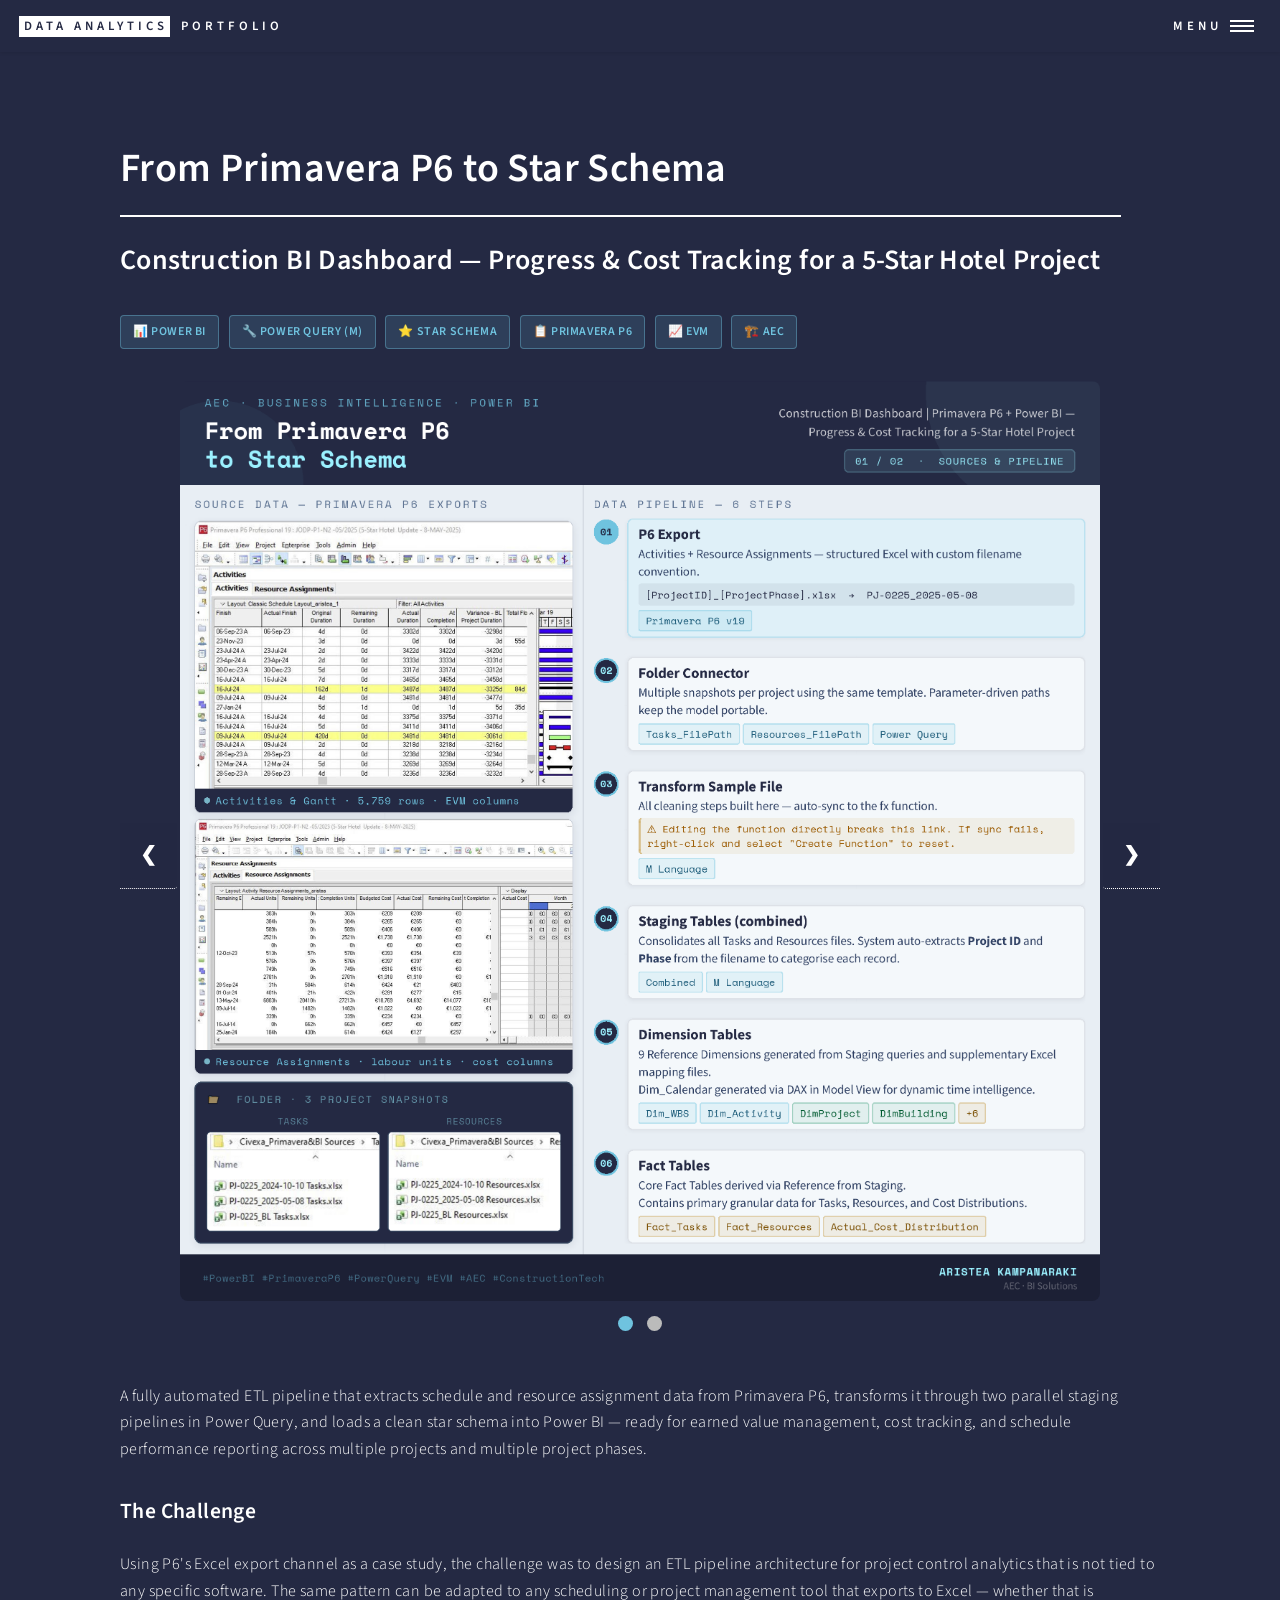
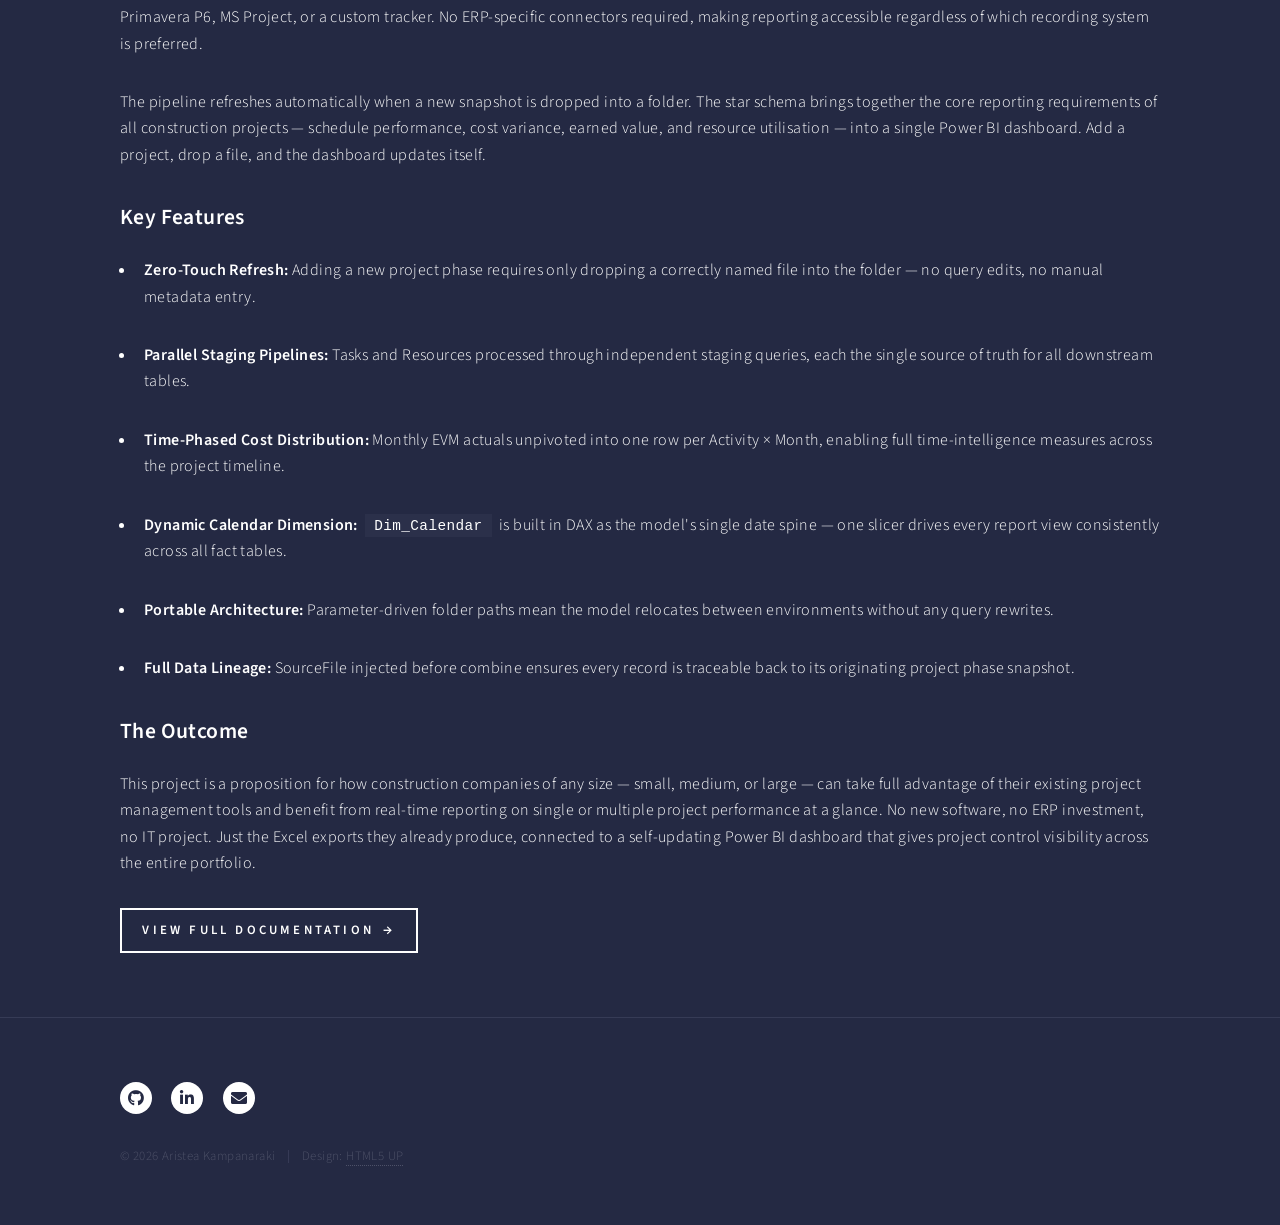
<file: p6-to-star-schema.html>
<!DOCTYPE HTML>
<html>
	<head>
		<title>P6 to Star Schema - Data Analytics Portfolio</title>
		<meta charset="utf-8" />
		<meta name="viewport" content="width=device-width, initial-scale=1, maximum-scale=5, user-scalable=yes" />
		<link rel="stylesheet" href="assets/css/main.css" />
		<noscript><link rel="stylesheet" href="assets/css/noscript.css" /></noscript>
		
		<style>
			/* STICKY HEADER - Stays on top when scrolling (Mobile & Desktop) */
			#header {
				position: fixed !important;
				top: 0 !important;
				left: 0;
				right: 0;
				width: 100%;
				z-index: 10000;
				background: #242943 !important;
				height: 3.25em;
				line-height: 3.25em;
			}

			/* Override template's .alt class that might make header not sticky.
			   Unlike the index page (which overlays a hero banner and reveals
			   solid on scroll), this page has no banner, so the header stays
			   solid from the start — same SIZE as index.html's header, just
			   without the transparent-then-reveal color behavior that only
			   makes sense over a banner image.
			   NOTE: the template's compiled CSS sets box-shadow:none on .alt.
			   On index.html, .alt eventually gets swapped for .reveal (once
			   scrolled past the banner), which regains the default subtle
			   drop-shadow. This page's header is permanently .alt (no banner
			   to trigger that swap), so it was permanently missing that
			   shadow — restoring it explicitly so both pages' headers match. */
			#header.alt {
				position: fixed !important;
				top: 0 !important;
				background: #242943 !important;
				opacity: 1 !important;
				box-shadow: 0 0 0.25em 0 rgba(0, 0, 0, 0.15) !important;
			}

			/* Mobile: Make header text smaller to fit - matches index.html exactly */
			@media screen and (max-width: 736px) {
				#header {
					height: 2.75em;
					line-height: 2.75em;
				}
				#header .logo { font-size: 0.75em !important; white-space: nowrap !important; }
				#header .logo strong, #header .logo span { display: inline !important; }
			}
			@media screen and (max-width: 480px) { #header .logo { font-size: 0.65em !important; } }
			@media screen and (max-width: 360px) { #header .logo { font-size: 0.55em !important; } }

			/* Mobile menu popup (Home / About Me / Projects / Contact) — explicit,
			   matching index.html exactly. The source CSS was already identical
			   between pages (neither had any override here); added as insurance
			   so this can't drift regardless of caching. */
			#menu ul.links > li > a:not(.button) {
				font-size: 0.8em !important;
				line-height: 4em !important;
			}

			/* Prevent content from hiding under fixed header */
			body { padding-top: 3.25em; }
			@media screen and (max-width: 736px) { body { padding-top: 2.75em; } }

			/* Fix menu navigation */
			#one, #two { scroll-margin-top: 4em; }
			@media screen and (max-width: 736px) { #one, #two { scroll-margin-top: 3.5em; } }

			/* FIX BANNER */
			#banner { top: 0 !important; margin-top: 3.25em !important; margin-bottom: 0 !important; z-index: 1 !important; }
			#banner:after { z-index: 1 !important; }
			#banner .inner { position: relative; z-index: 2; }
			#main { position: relative; z-index: 1; }
			#main.alt { z-index: 1 !important; }
			@media screen and (max-width: 736px) { #banner { margin-top: 2.75em !important; } }

			/* REDUCE SPACE ABOVE TITLE */
			#main.alt .inner { padding-top: 2em !important; }
			@media screen and (max-width: 980px) { #main.alt .inner { padding-top: 1.5em !important; } }
			@media screen and (max-width: 736px) { #main.alt .inner { padding-top: 1em !important; } }

			/* TECH BADGES */
			.tech-badge {
				display: inline-block;
				background: rgba(111, 195, 223, 0.15);
				color: #6fc3df;
				font-size: 0.75em;
				font-weight: 600;
				padding: 0.5em 1em;
				border-radius: 4px;
				border: 1px solid rgba(111, 195, 223, 0.4);
				text-transform: uppercase;
				letter-spacing: 0.05em;
			}

			/* PIPELINE STEPS */
			.pipeline-steps { display: flex; flex-direction: column; gap: 0.75em; margin: 1.5em 0 2em 0; }
			.pipeline-step {
				display: flex;
				align-items: flex-start;
				gap: 1em;
				background: #f4f8fb;
				border: 1px solid rgba(36,41,67,0.11);
				border-left: 4px solid #6fc3df;
				border-radius: 6px;
				padding: 0.85em 1.2em;
			}
			.step-number {
				background: #242943;
				color: #6fc3df;
				font-family: 'Courier New', monospace;
				font-size: 0.8em;
				font-weight: 700;
				padding: 0.3em 0.6em;
				border-radius: 4px;
				border: 1px solid rgba(111,195,223,0.4);
				flex-shrink: 0;
				min-width: 2.2em;
				text-align: center;
			}
			.step-content strong { color: #242943; display: block; margin-bottom: 0.2em; }
			.step-content span { font-size: 0.85em; color: #555; line-height: 1.4; }
			.step-content code {
				background: rgba(111,195,223,0.12);
				color: #1a5a78;
				font-size: 0.88em;
				padding: 0.1em 0.4em;
				border-radius: 3px;
			}

			/* ENGINEERING DECISIONS GRID */
			.decisions-grid {
				display: grid;
				grid-template-columns: 1fr 1fr;
				gap: 1em;
				margin: 1.5em 0 2em 0;
			}
			@media screen and (max-width: 736px) { .decisions-grid { grid-template-columns: 1fr; } }
			.decision-card {
				background: #dff0f8;
				border: 1px solid rgba(36,41,67,0.11);
				border-left: 4px solid #6fc3df;
				border-radius: 6px;
				padding: 1em 1.2em;
			}
			.decision-card .decision-title { font-weight: 700; color: #242943; font-size: 0.9em; margin-bottom: 0.4em; }
			.decision-card p { font-size: 0.82em; color: #555; line-height: 1.5; margin: 0; }
			.decision-card code {
				background: rgba(111,195,223,0.12);
				color: #1a5a78;
				font-size: 0.9em;
				padding: 0.1em 0.35em;
				border-radius: 3px;
			}

			/* ROOT CAUSE of the title getting cut off / page overflowing on mobile:
			   the template sets header.major { width: max-content }, which sizes
			   the heading block to its full UNWRAPPED width. For a long title like
			   this one, that's wider than the viewport — which is also what "page
			   doesn't fit" was actually caused by. */
			@media screen and (max-width: 736px) {
				header.major {
					width: 100% !important;
					max-width: 100% !important;
				}
				header.major h1, header.major h2 {
					overflow-wrap: break-word;
					word-wrap: break-word;
				}
			}

			/* Safety net: stop any oversized child from forcing horizontal
			   scroll / page not fitting the viewport on mobile */
			@media screen and (max-width: 736px) {
				html, body {
					overflow-x: hidden;
					max-width: 100vw;
				}
			}

			/* TECH BADGES — shrink on mobile so they read as tags, not buttons.
			   Kept rectangular (same shape as desktop) per feedback — only the
			   size changes, not the shape. */
			@media screen and (max-width: 736px) {
				.tech-badges { gap: 0.4em; margin-bottom: 1.5em; }
				.tech-badge {
					font-size: 0.58em;
					padding: 0.32em 0.65em;
					border-radius: 4px;
					letter-spacing: 0.03em;
				}
			}
			@media screen and (max-width: 480px) {
				.tech-badge {
					font-size: 0.54em;
					padding: 0.28em 0.55em;
				}
			}

			/* CTA BUTTON — two rounds of trying to fix the template's absolute-
			   positioned .next arrow icon (which reserves space via em-padding
			   while the icon itself is fixed-px) both still overlapped on mobile.
			   Rather than keep tuning that fragile system, dropped .next entirely
			   and rebuilt with plain flexbox: text and arrow are now normal-flow
			   siblings laid out side by side with a gap, not one absolutely
			   positioned over the other — this category of bug structurally can't
			   happen with flex children. Wraps to two lines on very narrow screens
			   as a safety net; the arrow stays put via align-self. */
			.documentation-btn {
				display: inline-flex;
				align-items: center;
				justify-content: center;
				gap: 0.7em;
				white-space: normal;
				text-align: left;
			}
			.documentation-btn-arrow {
				flex-shrink: 0;
				font-size: 1.15em;
				line-height: 1;
			}
			@media screen and (max-width: 736px) {
				.documentation-btn {
					font-size: 0.68em;
					height: auto;
					min-height: 3.5em;
					line-height: 1.3;
					padding: 0.9em 1.2em;
					gap: 0.6em;
				}
			}
		</style>
	</head>
	<body class="is-preload">

		<div id="wrapper">

			<!-- Header -->
			<header id="header" class="alt">
				<a href="index.html" class="logo"><strong>DATA ANALYTICS</strong> <span>PORTFOLIO</span></a>
				<nav><a href="#menu">Menu</a></nav>
			</header>

			<!-- Menu -->
			<nav id="menu">
				<ul class="links">
					<li><a href="index.html">Home</a></li>
					<li><a href="index.html#one">About Me</a></li>
					<li><a href="index.html#two">Projects</a></li>
					<li><a href="index.html#footer">Contact</a></li>
				</ul>
			</nav>

			<!-- Main -->
			<div id="main" class="alt">
				<section id="one">
					<div class="inner">

						<header class="major">
							<h1>From Primavera P6 to Star Schema</h1>
							<h2>Construction BI Dashboard — Progress &amp; Cost Tracking for a 5-Star Hotel Project</h2>
						</header>

						<!-- Tech Stack Badges -->
						<div class="tech-badges" style="margin-bottom: 2em; display: flex; flex-wrap: wrap; gap: 0.6em;">
							<span class="tech-badge">📊 Power BI</span>
							<span class="tech-badge">🔧 Power Query (M)</span>
							<span class="tech-badge">⭐ Star Schema</span>
							<span class="tech-badge">📋 Primavera P6</span>
							<span class="tech-badge">📈 EVM</span>
							<span class="tech-badge">🏗️  AEC</span>
						</div>

						<!-- Slideshow container -->
						<div class="slideshow-container" style="max-width: 100%; box-sizing: border-box; margin: 0 auto 0.2em auto; position: relative; background: transparent; padding: 0 60px;">

							<div class="mySlides fade">
								<img src="images/p2_p6-to-star-schema/p6-star-schema-slide-1.png" alt="Sources & Data Pipeline — 6 Steps" style="width: 100%; border-radius: 8px;">
							</div>

							<div class="mySlides fade">
								<img src="images/p2_p6-to-star-schema/p6-star-schema-slide-2.png" alt="Cleaning, Schema & Engineering Decisions" style="width: 100%; border-radius: 8px;">
							</div>

							<a class="prev" onclick="plusSlides(-1)" style="cursor: pointer; position: absolute; top: 50%; width: auto; margin-top: -22px; padding: 16px 20px; color: white; font-weight: bold; font-size: 20px; transition: 0.6s ease; border-radius: 0 3px 3px 0; user-select: none; background-color: rgba(36, 41, 67, 0.8); left: 0;">&#10094;</a>
							<a class="next" onclick="plusSlides(1)"  style="cursor: pointer; position: absolute; top: 50%; width: auto; margin-top: -22px; padding: 16px 20px; color: white; font-weight: bold; font-size: 20px; transition: 0.6s ease; border-radius: 3px 0 0 3px; user-select: none; background-color: rgba(36, 41, 67, 0.8); right: 0;">&#10095;</a>
						</div>

						<!-- Dots/indicators -->
						<div class="carousel-dots" style="text-align: center; padding: 0 0 44px 0;">
							<span class="dot" onclick="currentSlide(1)" style="cursor: pointer; height: 15px; width: 15px; margin: 0 5px; background-color: #bbb; border-radius: 50%; display: inline-block; transition: background-color 0.6s ease;"></span>
							<span class="dot" onclick="currentSlide(2)" style="cursor: pointer; height: 15px; width: 15px; margin: 0 5px; background-color: #bbb; border-radius: 50%; display: inline-block; transition: background-color 0.6s ease;"></span>
						</div>

						<!-- CSS Styles — inline after dots, identical pattern to template -->
						<style>
						.mySlides { display: none; animation-name: fade; animation-duration: 0.8s; }
						.mySlides.active { display: block; }
						.prev:hover, .next:hover { background-color: rgba(111, 195, 223, 0.9) !important; color: #242943 !important; }
						.dot.active { background-color: #6fc3df !important; }
						@keyframes fade { from {opacity: 0.4} to {opacity: 1} }

						/* Remove the dotted tap/focus outline browsers draw on <a> elements —
						   this is the "white dotted lines underneath the arrows" artifact on mobile */
						.prev, .next, .dot {
							outline: none;
							-webkit-tap-highlight-color: transparent;
						}

						@media screen and (max-width: 980px) {
							.slideshow-container { max-width: 100% !important; padding: 0 46px !important; }
							.prev, .next { font-size: 18px !important; padding: 12px 16px !important; }
						}
						@media screen and (max-width: 736px) {
							/* Break out to full viewport width instead of staying inside
							   .inner's side margins — meaningfully larger slides, and more
							   room in the gutter for the arrows so they don't need to be
							   quite so tiny. Arrow's rendered width (font-size + 2×padding)
							   still needs to stay at or below the gutter or it spills onto
							   the image ("corrupting the slides"). */
							.slideshow-container {
								width: 100vw !important;
								max-width: 100vw !important;
								margin-left: calc(50% - 50vw) !important;
								margin-right: calc(50% - 50vw) !important;
								margin-bottom: 0.2em !important;
								padding: 0 30px !important;
								box-sizing: border-box !important;
							}
							.prev, .next { font-size: 13px !important; padding: 6px 8px !important; }
							.carousel-dots { padding: 1px 0 30px 0 !important; }
							.dot {
								height: 8px !important;
								width: 8px !important;
								margin: 0 4px !important;
							}
						}
						@media screen and (max-width: 480px) {
							.slideshow-container { padding: 0 26px !important; }
							.prev, .next { font-size: 12px !important; padding: 5px 7px !important; }
							.carousel-dots { padding: 1px 0 24px 0 !important; }
							.dot {
								height: 7px !important;
								width: 7px !important;
								margin: 0 3px !important;
							}
						}
						</style>

						<!-- JavaScript — inline after dots, identical pattern to template -->
						<script>
						let slideIndex = 1;
						showSlides(slideIndex);

						function plusSlides(n) { showSlides(slideIndex += n); }
						function currentSlide(n) { showSlides(slideIndex = n); }

						function showSlides(n) {
							let i;
							let slides = document.getElementsByClassName("mySlides");
							let dots   = document.getElementsByClassName("dot");
							if (n > slides.length) { slideIndex = 1; }
							if (n < 1) { slideIndex = slides.length; }
							for (i = 0; i < slides.length; i++) { slides[i].style.display = "none"; }
							for (i = 0; i < dots.length; i++) { dots[i].className = dots[i].className.replace(" active", ""); }
							slides[slideIndex-1].style.display = "block";
							dots[slideIndex-1].className += " active";
						}
						</script>

						<!-- Intro -->
						<p>A fully automated ETL pipeline that extracts schedule and resource assignment data from Primavera P6, transforms it through two parallel staging pipelines in Power Query, and loads a clean star schema into Power BI — ready for earned value management, cost tracking, and schedule performance reporting across multiple projects and multiple project phases.</p>

						<!-- The Challenge -->
						<h3>The Challenge</h3>
						<p>Using P6's Excel export channel as a case study, the challenge was to design an ETL pipeline architecture for project control analytics that is not tied to any specific software. The same pattern can be adapted to any scheduling or project management tool that exports to Excel — whether that is Primavera P6, MS Project, or a custom tracker. No ERP-specific connectors required, making reporting accessible regardless of which recording system is preferred.</p>
						<p>The pipeline refreshes automatically when a new snapshot is dropped into a folder. The star schema brings together the core reporting requirements of all construction projects — schedule performance, cost variance, earned value, and resource utilisation — into a single Power BI dashboard. Add a project, drop a file, and the dashboard updates itself.</p>

						<!-- Key Features -->
						<h3>Key Features</h3>
						<ul>
							<li><p><b>Zero-Touch Refresh:</b> Adding a new project phase requires only dropping a correctly named file into the folder — no query edits, no manual metadata entry.</p></li>
							<li><p><b>Parallel Staging Pipelines:</b> Tasks and Resources processed through independent staging queries, each the single source of truth for all downstream tables.</p></li>
							<li><p><b>Time-Phased Cost Distribution:</b> Monthly EVM actuals unpivoted into one row per Activity × Month, enabling full time-intelligence measures across the project timeline.</p></li>
							<li><p><b>Dynamic Calendar Dimension:</b> <code>Dim_Calendar</code> is built in DAX as the model's single date spine — one slicer drives every report view consistently across all fact tables.</p></li>
							<li><p><b>Portable Architecture:</b> Parameter-driven folder paths mean the model relocates between environments without any query rewrites.</p></li>
							<li><p><b>Full Data Lineage:</b> SourceFile injected before combine ensures every record is traceable back to its originating project phase snapshot.</p></li>
						</ul>

						<!-- The Outcome -->
						<h3>The Outcome</h3>
						<p>This project is a proposition for how construction companies of any size — small, medium, or large — can take full advantage of their existing project management tools and benefit from real-time reporting on single or multiple project performance at a glance. No new software, no ERP investment, no IT project. Just the Excel exports they already produce, connected to a self-updating Power BI dashboard that gives project control visibility across the entire portfolio.</p>

						<!-- CTA Button -->
						<ul class="actions">
							<li>
								<a href="https://github.com/Aristea-Kampanaraki/primavera-p6-to-star-schema" class="button documentation-btn">
								<span>View Full Documentation</span>
								<span class="documentation-btn-arrow" aria-hidden="true">&#8594;</span>
							</a>
							</li>
						</ul>

					</div>
				</section>
			</div>

			<!-- Footer -->
			<footer id="footer">
				<div class="inner">
					<ul class="icons">
						<li><a href="https://github.com/Aristea-Kampanaraki" class="icon brands alt fa-github"><span class="label">GitHub</span></a></li>
						<li><a href="https://www.linkedin.com/in/aristea-kampanaraki" class="icon brands alt fa-linkedin-in"><span class="label">LinkedIn</span></a></li>
						<li><a href="mailto:akampanaraki@gmail.com" class="icon solid alt fa-envelope"><span class="label">Email</span></a></li>
					</ul>
					<ul class="copyright">
						<li>&copy; 2026 Aristea Kampanaraki</li><li>Design: <a href="https://html5up.net">HTML5 UP</a></li>
					</ul>
				</div>
			</footer>

		</div>

		<!-- Scripts -->
		<script src="assets/js/jquery.min.js"></script>
		<script src="assets/js/jquery.scrolly.min.js"></script>
		<script src="assets/js/jquery.scrollex.min.js"></script>
		<script src="assets/js/browser.min.js"></script>
		<script src="assets/js/breakpoints.min.js"></script>
		<script src="assets/js/util.js"></script>
		<script src="assets/js/main.js"></script>

	</body>
</html>
</file>
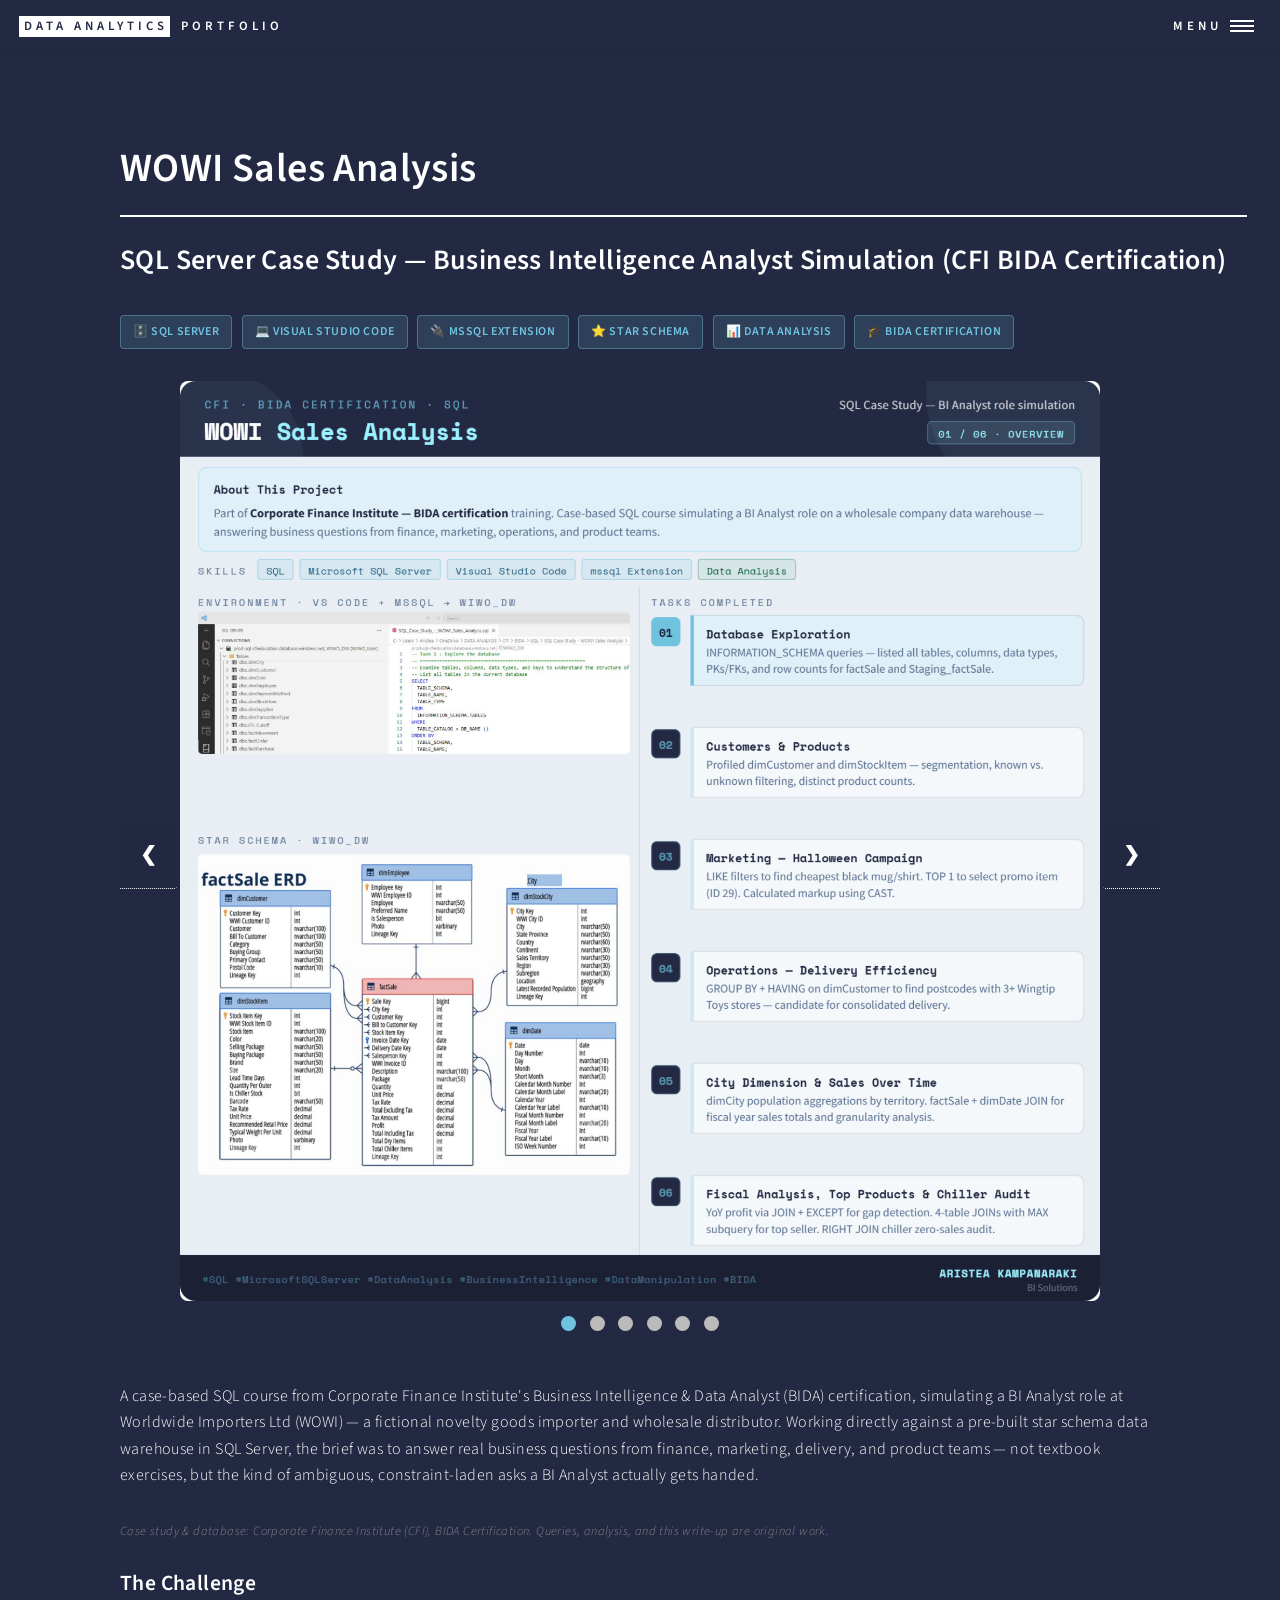
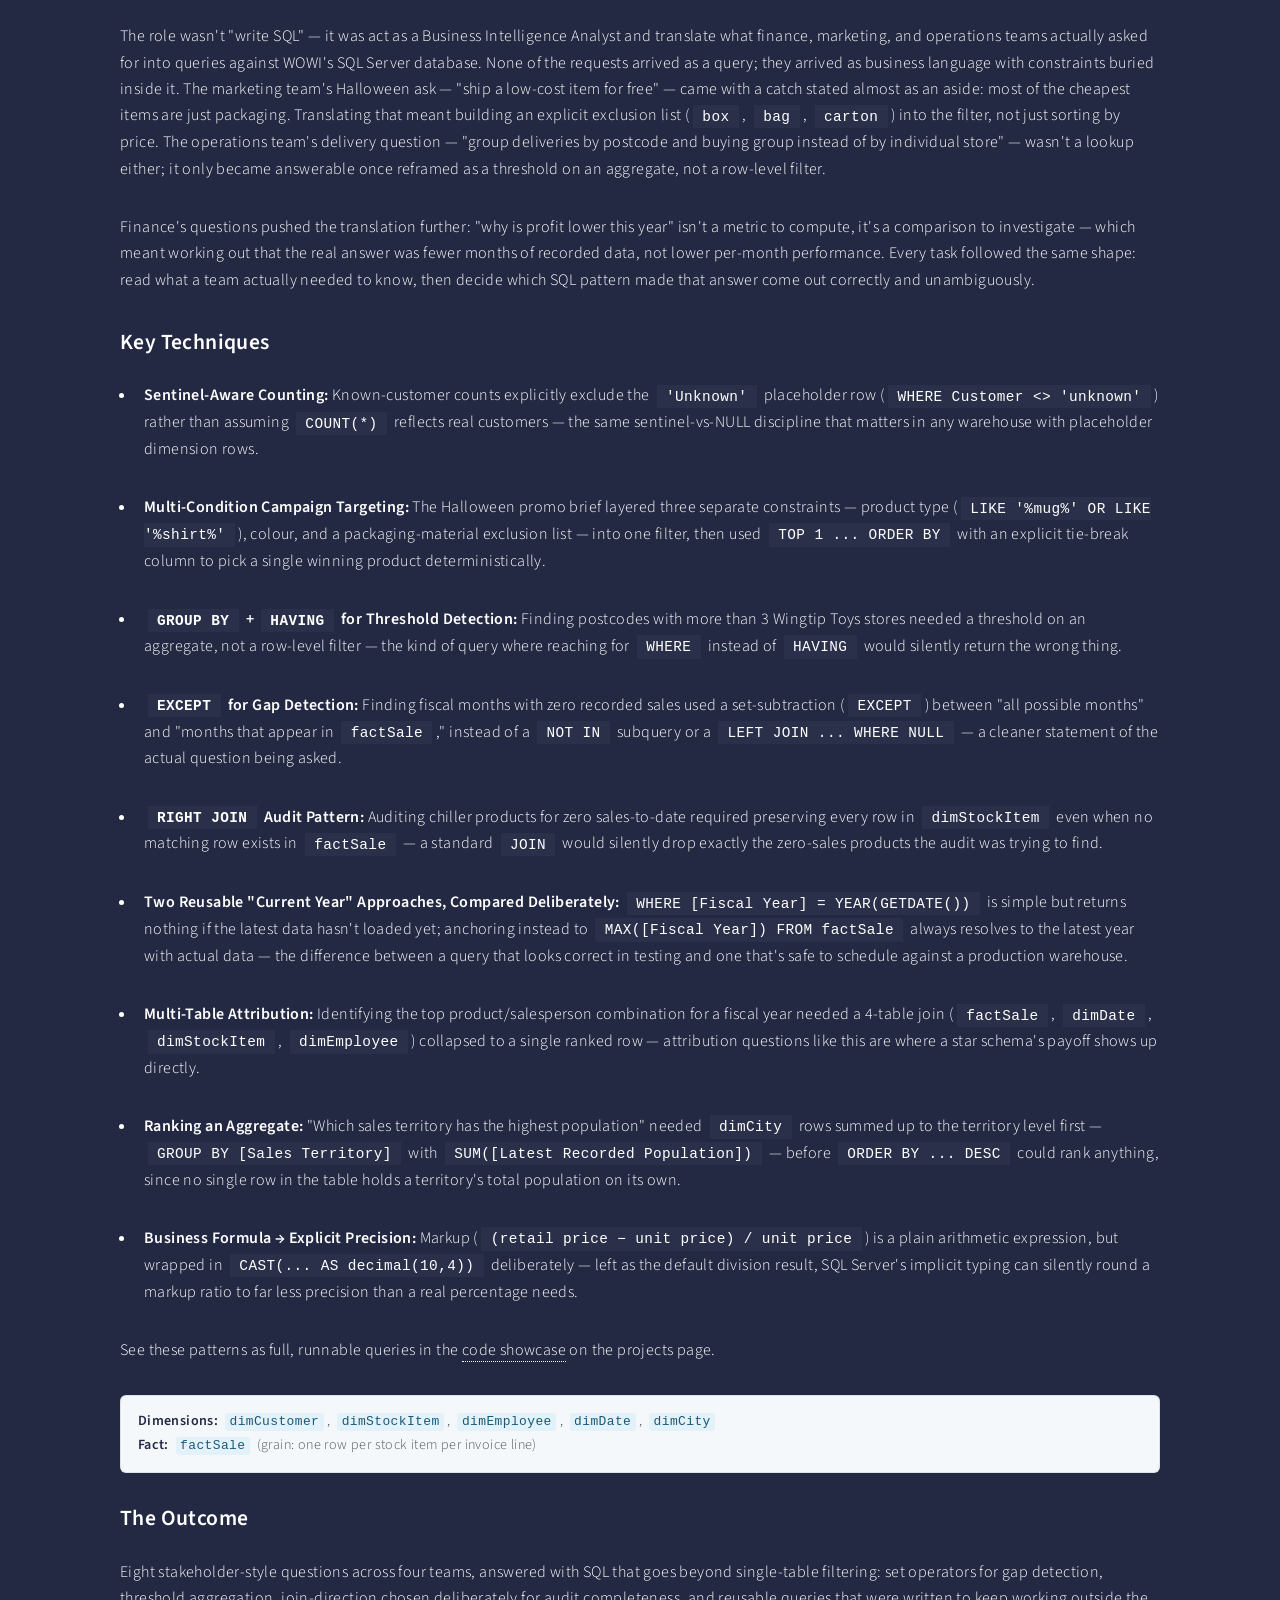
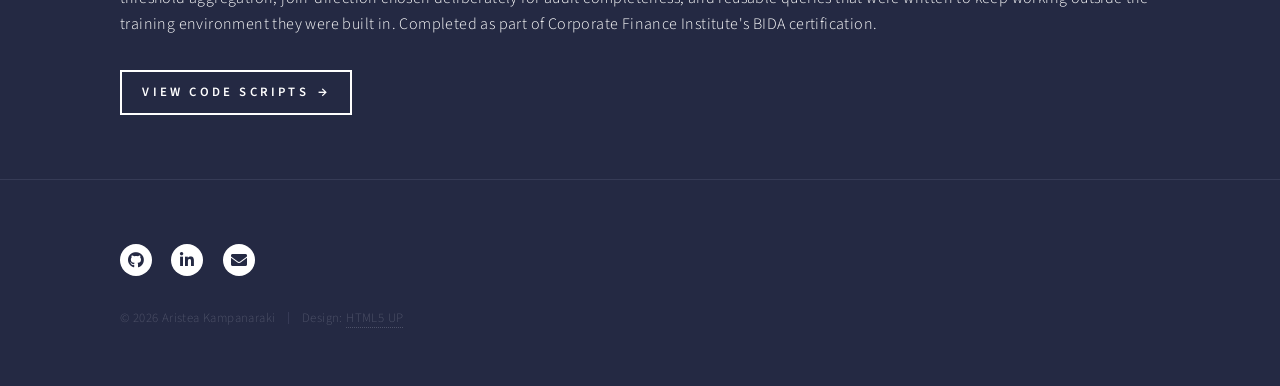
<file: wowi-sql-case-study.html>
<!DOCTYPE HTML>
<html>
	<head>
		<title>WOWI Sales Analysis - Data Analytics Portfolio</title>
		<meta charset="utf-8" />
		<meta name="viewport" content="width=device-width, initial-scale=1, maximum-scale=5, user-scalable=yes" />
		<link rel="stylesheet" href="assets/css/main.css" />
		<noscript><link rel="stylesheet" href="assets/css/noscript.css" /></noscript>

		<style>
			/* STICKY HEADER */
			#header {
				position: fixed !important;
				top: 0 !important;
				left: 0;
				right: 0;
				width: 100%;
				z-index: 10000;
				background: #242943 !important;
				height: 3.25em;
				line-height: 3.25em;
			}
			/* box-shadow restored: compiled CSS sets box-shadow:none on .alt;
			   index.html's header eventually swaps .alt for .reveal (once
			   scrolled past its banner) and regains the default shadow. This
			   page has no banner, so its header is permanently .alt. */
			#header.alt {
				position: fixed !important;
				top: 0 !important;
				background: #242943 !important;
				opacity: 1 !important;
				box-shadow: 0 0 0.25em 0 rgba(0, 0, 0, 0.15) !important;
			}
			@media screen and (max-width: 736px) {
				#header {
					height: 2.75em;
					line-height: 2.75em;
				}
				#header .logo { font-size: 0.75em !important; white-space: nowrap !important; }
				#header .logo strong, #header .logo span { display: inline !important; }
			}
			@media screen and (max-width: 480px) { #header .logo { font-size: 0.65em !important; } }
			@media screen and (max-width: 360px) { #header .logo { font-size: 0.55em !important; } }

			/* Mobile menu popup — explicit, matching index.html exactly. */
			#menu ul.links > li > a:not(.button) {
				font-size: 0.8em !important;
				line-height: 4em !important;
			}

			/* ROOT CAUSE of titles getting cut off on mobile: header.major has
			   width:max-content in the compiled CSS, sizing to its full
			   unwrapped width — wider than the viewport for long titles. */
			@media screen and (max-width: 736px) {
				header.major {
					width: 100% !important;
					max-width: 100% !important;
				}
				header.major h1, header.major h2 {
					overflow-wrap: break-word;
					word-wrap: break-word;
				}
			}
			@media screen and (max-width: 736px) {
				html, body {
					overflow-x: hidden;
					max-width: 100vw;
				}
			}

			body { padding-top: 3.25em; }
			@media screen and (max-width: 736px) { body { padding-top: 2.75em; } }

			#one, #two { scroll-margin-top: 4em; }
			@media screen and (max-width: 736px) { #one, #two { scroll-margin-top: 3.5em; } }

			#banner { top: 0 !important; margin-top: 3.25em !important; margin-bottom: 0 !important; z-index: 1 !important; }
			#banner:after { z-index: 1 !important; }
			#banner .inner { position: relative; z-index: 2; }
			#main { position: relative; z-index: 1; }
			#main.alt { z-index: 1 !important; }
			@media screen and (max-width: 736px) { #banner { margin-top: 2.75em !important; } }

			#main.alt .inner { padding-top: 2em !important; }
			@media screen and (max-width: 980px) { #main.alt .inner { padding-top: 1.5em !important; } }
			@media screen and (max-width: 736px) { #main.alt .inner { padding-top: 1em !important; } }

			/* TECH BADGES */
			.tech-badge {
				display: inline-block;
				background: rgba(111, 195, 223, 0.15);
				color: #6fc3df;
				font-size: 0.75em;
				font-weight: 600;
				padding: 0.5em 1em;
				border-radius: 4px;
				border: 1px solid rgba(111, 195, 223, 0.4);
				text-transform: uppercase;
				letter-spacing: 0.05em;
			}
			@media screen and (max-width: 736px) {
				.tech-badges { gap: 0.4em; margin-bottom: 1.5em; }
				.tech-badge {
					font-size: 0.58em;
					padding: 0.32em 0.65em;
					border-radius: 4px;
					letter-spacing: 0.03em;
				}
			}
			@media screen and (max-width: 480px) {
				.tech-badge {
					font-size: 0.54em;
					padding: 0.28em 0.55em;
				}
			}

			/* STAR SCHEMA REFERENCE */
			.schema-ref {
				background: #f4f8fb;
				border: 1px solid rgba(36,41,67,0.11);
				border-radius: 6px;
				padding: 1em 1.2em;
				margin: 1.5em 0 2em 0;
				font-size: 0.88em;
				color: #555;
				line-height: 1.7;
			}
			.schema-ref strong { color: #242943; }
			.schema-ref code {
				background: rgba(111,195,223,0.12);
				color: #1a5a78;
				font-size: 0.92em;
				padding: 0.1em 0.35em;
				border-radius: 3px;
			}

			.data-attribution {
				font-size: 0.78em;
				color: #888;
				font-style: italic;
				margin: 0.5em 0 2em 0;
			}

			/* CTA BUTTON — plain flexbox instead of the template's .next absolute-
			   positioned arrow icon (caused text/arrow overlap on mobile). */
			.documentation-btn {
				display: inline-flex;
				align-items: center;
				justify-content: center;
				gap: 0.7em;
				white-space: normal;
				text-align: left;
			}
			.documentation-btn-arrow {
				flex-shrink: 0;
				font-size: 1.15em;
				line-height: 1;
			}
			@media screen and (max-width: 736px) {
				.documentation-btn {
					font-size: 0.68em;
					height: auto;
					min-height: 3.5em;
					line-height: 1.3;
					padding: 0.9em 1.2em;
					gap: 0.6em;
				}
			}
		</style>
	</head>
	<body class="is-preload">

		<div id="wrapper">

			<!-- Header -->
			<header id="header" class="alt">
				<a href="index.html" class="logo"><strong>DATA ANALYTICS</strong> <span>PORTFOLIO</span></a>
				<nav><a href="#menu">Menu</a></nav>
			</header>

			<!-- Menu -->
			<nav id="menu">
				<ul class="links">
					<li><a href="index.html">Home</a></li>
					<li><a href="index.html#one">About Me</a></li>
					<li><a href="index.html#two">Projects</a></li>
					<li><a href="index.html#footer">Contact</a></li>
				</ul>
			</nav>

			<!-- Main -->
			<div id="main" class="alt">
				<section id="one">
					<div class="inner">

						<header class="major">
							<h1>WOWI Sales Analysis</h1>
							<h2>SQL Server Case Study — Business Intelligence Analyst Simulation (CFI BIDA Certification)</h2>
						</header>

						<!-- Tech Stack Badges -->
						<div class="tech-badges" style="margin-bottom: 2em; display: flex; flex-wrap: wrap; gap: 0.6em;">
							<span class="tech-badge">🗄️ SQL Server</span>
							<span class="tech-badge">💻 Visual Studio Code</span>
							<span class="tech-badge">🔌 mssql Extension</span>
							<span class="tech-badge">⭐ Star Schema</span>
							<span class="tech-badge">📊 Data Analysis</span>
							<span class="tech-badge">🎓 BIDA Certification</span>
						</div>

						<!-- Slideshow container -->
						<div class="slideshow-container" style="max-width: 100%; box-sizing: border-box; margin: 0 auto 0.2em auto; position: relative; background: transparent; padding: 0 60px;">

							<div class="mySlides fade">
								<img src="images/p4_wowi-sql-case-study/wowi-slide-1.png" alt="Overview — Environment, Star Schema ERD & Tasks Completed" style="width: 100%; border-radius: 8px;">
							</div>
							<div class="mySlides fade">
								<img src="images/p4_wowi-sql-case-study/wowi-slide-2.png" alt="Filtering & Segmentation — Known Customers, Halloween Campaign" style="width: 100%; border-radius: 8px;">
							</div>
							<div class="mySlides fade">
								<img src="images/p4_wowi-sql-case-study/wowi-slide-3.png" alt="Operations & City Analysis — Delivery Efficiency, Population" style="width: 100%; border-radius: 8px;">
							</div>
							<div class="mySlides fade">
								<img src="images/p4_wowi-sql-case-study/wowi-slide-4.png" alt="Time Intelligence — Year-over-Year Profit, Gap Detection" style="width: 100%; border-radius: 8px;">
							</div>
							<div class="mySlides fade">
								<img src="images/p4_wowi-sql-case-study/wowi-slide-5.png" alt="Top Selling Products — Reusable Current-Year Patterns" style="width: 100%; border-radius: 8px;">
							</div>
							<div class="mySlides fade">
								<img src="images/p4_wowi-sql-case-study/wowi-slide-6.png" alt="Chiller Products Audit — RIGHT JOIN Zero-Sales Pattern" style="width: 100%; border-radius: 8px;">
							</div>

							<a class="prev" onclick="plusSlides(-1)" style="cursor: pointer; position: absolute; top: 50%; width: auto; margin-top: -22px; padding: 16px 20px; color: white; font-weight: bold; font-size: 20px; transition: 0.6s ease; border-radius: 0 3px 3px 0; user-select: none; background-color: rgba(36, 41, 67, 0.8); left: 0;">&#10094;</a>
							<a class="next" onclick="plusSlides(1)"  style="cursor: pointer; position: absolute; top: 50%; width: auto; margin-top: -22px; padding: 16px 20px; color: white; font-weight: bold; font-size: 20px; transition: 0.6s ease; border-radius: 3px 0 0 3px; user-select: none; background-color: rgba(36, 41, 67, 0.8); right: 0;">&#10095;</a>
						</div>

						<!-- Dots/indicators -->
						<div class="carousel-dots" style="text-align: center; padding: 0 0 44px 0;">
							<span class="dot" onclick="currentSlide(1)" style="cursor: pointer; height: 15px; width: 15px; margin: 0 5px; background-color: #bbb; border-radius: 50%; display: inline-block; transition: background-color 0.6s ease;"></span>
							<span class="dot" onclick="currentSlide(2)" style="cursor: pointer; height: 15px; width: 15px; margin: 0 5px; background-color: #bbb; border-radius: 50%; display: inline-block; transition: background-color 0.6s ease;"></span>
							<span class="dot" onclick="currentSlide(3)" style="cursor: pointer; height: 15px; width: 15px; margin: 0 5px; background-color: #bbb; border-radius: 50%; display: inline-block; transition: background-color 0.6s ease;"></span>
							<span class="dot" onclick="currentSlide(4)" style="cursor: pointer; height: 15px; width: 15px; margin: 0 5px; background-color: #bbb; border-radius: 50%; display: inline-block; transition: background-color 0.6s ease;"></span>
							<span class="dot" onclick="currentSlide(5)" style="cursor: pointer; height: 15px; width: 15px; margin: 0 5px; background-color: #bbb; border-radius: 50%; display: inline-block; transition: background-color 0.6s ease;"></span>
							<span class="dot" onclick="currentSlide(6)" style="cursor: pointer; height: 15px; width: 15px; margin: 0 5px; background-color: #bbb; border-radius: 50%; display: inline-block; transition: background-color 0.6s ease;"></span>
						</div>

						<style>
						.mySlides { display: none; animation-name: fade; animation-duration: 0.8s; }
						.mySlides.active { display: block; }
						.prev:hover, .next:hover { background-color: rgba(111, 195, 223, 0.9) !important; color: #242943 !important; }
						.dot.active { background-color: #6fc3df !important; }
						@keyframes fade { from {opacity: 0.4} to {opacity: 1} }

						.prev, .next, .dot {
							outline: none;
							-webkit-tap-highlight-color: transparent;
						}

						@media screen and (max-width: 980px) {
							.slideshow-container { max-width: 100% !important; padding: 0 46px !important; }
							.prev, .next { font-size: 18px !important; padding: 12px 16px !important; }
						}
						@media screen and (max-width: 736px) {
							.slideshow-container {
								width: 100vw !important;
								max-width: 100vw !important;
								margin-left: calc(50% - 50vw) !important;
								margin-right: calc(50% - 50vw) !important;
								margin-bottom: 0.2em !important;
								padding: 0 30px !important;
								box-sizing: border-box !important;
							}
							.prev, .next { font-size: 13px !important; padding: 6px 8px !important; }
							.carousel-dots { padding: 1px 0 30px 0 !important; }
							.dot {
								height: 8px !important;
								width: 8px !important;
								margin: 0 4px !important;
							}
						}
						@media screen and (max-width: 480px) {
							.slideshow-container { padding: 0 26px !important; }
							.prev, .next { font-size: 12px !important; padding: 5px 7px !important; }
							.carousel-dots { padding: 1px 0 24px 0 !important; }
							.dot {
								height: 7px !important;
								width: 7px !important;
								margin: 0 3px !important;
							}
						}
						</style>

						<script>
						let slideIndex = 1;
						showSlides(slideIndex);

						function plusSlides(n) { showSlides(slideIndex += n); }
						function currentSlide(n) { showSlides(slideIndex = n); }

						function showSlides(n) {
							let i;
							let slides = document.getElementsByClassName("mySlides");
							let dots   = document.getElementsByClassName("dot");
							if (n > slides.length) { slideIndex = 1; }
							if (n < 1) { slideIndex = slides.length; }
							for (i = 0; i < slides.length; i++) { slides[i].style.display = "none"; }
							for (i = 0; i < dots.length; i++) { dots[i].className = dots[i].className.replace(" active", ""); }
							slides[slideIndex-1].style.display = "block";
							dots[slideIndex-1].className += " active";
						}
						</script>

						<!-- Intro -->
						<p>A case-based SQL course from Corporate Finance Institute's Business Intelligence & Data Analyst (BIDA) certification, simulating a BI Analyst role at Worldwide Importers Ltd (WOWI) — a fictional novelty goods importer and wholesale distributor. Working directly against a pre-built star schema data warehouse in SQL Server, the brief was to answer real business questions from finance, marketing, delivery, and product teams — not textbook exercises, but the kind of ambiguous, constraint-laden asks a BI Analyst actually gets handed.</p>

						<p class="data-attribution">Case study & database: Corporate Finance Institute (CFI), BIDA Certification. Queries, analysis, and this write-up are original work.</p>

						<!-- The Challenge -->
						<h3>The Challenge</h3>
						<p>The role wasn't "write SQL" — it was act as a Business Intelligence Analyst and translate what finance, marketing, and operations teams actually asked for into queries against WOWI's SQL Server database. None of the requests arrived as a query; they arrived as business language with constraints buried inside it. The marketing team's Halloween ask — "ship a low-cost item for free" — came with a catch stated almost as an aside: most of the cheapest items are just packaging. Translating that meant building an explicit exclusion list (<code>box</code>, <code>bag</code>, <code>carton</code>) into the filter, not just sorting by price. The operations team's delivery question — "group deliveries by postcode and buying group instead of by individual store" — wasn't a lookup either; it only became answerable once reframed as a threshold on an aggregate, not a row-level filter.</p>
						<p>Finance's questions pushed the translation further: "why is profit lower this year" isn't a metric to compute, it's a comparison to investigate — which meant working out that the real answer was fewer months of recorded data, not lower per-month performance. Every task followed the same shape: read what a team actually needed to know, then decide which SQL pattern made that answer come out correctly and unambiguously.</p>

						<!-- Key Decisions -->
						<h3>Key Techniques</h3>
						<ul>
							<li><p><b>Sentinel-Aware Counting:</b> Known-customer counts explicitly exclude the <code>'Unknown'</code> placeholder row (<code>WHERE Customer &lt;&gt; 'unknown'</code>) rather than assuming <code>COUNT(*)</code> reflects real customers — the same sentinel-vs-NULL discipline that matters in any warehouse with placeholder dimension rows.</p></li>
							<li><p><b>Multi-Condition Campaign Targeting:</b> The Halloween promo brief layered three separate constraints — product type (<code>LIKE '%mug%' OR LIKE '%shirt%'</code>), colour, and a packaging-material exclusion list — into one filter, then used <code>TOP 1 ... ORDER BY</code> with an explicit tie-break column to pick a single winning product deterministically.</p></li>
							<li><p><b><code>GROUP BY</code> + <code>HAVING</code> for Threshold Detection:</b> Finding postcodes with more than 3 Wingtip Toys stores needed a threshold on an aggregate, not a row-level filter — the kind of query where reaching for <code>WHERE</code> instead of <code>HAVING</code> would silently return the wrong thing.</p></li>
							<li><p><b><code>EXCEPT</code> for Gap Detection:</b> Finding fiscal months with zero recorded sales used a set-subtraction (<code>EXCEPT</code>) between "all possible months" and "months that appear in <code>factSale</code>," instead of a <code>NOT IN</code> subquery or a <code>LEFT JOIN ... WHERE NULL</code> — a cleaner statement of the actual question being asked.</p></li>
							<li><p><b><code>RIGHT JOIN</code> Audit Pattern:</b> Auditing chiller products for zero sales-to-date required preserving every row in <code>dimStockItem</code> even when no matching row exists in <code>factSale</code> — a standard <code>JOIN</code> would silently drop exactly the zero-sales products the audit was trying to find.</p></li>
							<li><p><b>Two Reusable "Current Year" Approaches, Compared Deliberately:</b> <code>WHERE [Fiscal Year] = YEAR(GETDATE())</code> is simple but returns nothing if the latest data hasn't loaded yet; anchoring instead to <code>MAX([Fiscal Year]) FROM factSale</code> always resolves to the latest year with actual data — the difference between a query that looks correct in testing and one that's safe to schedule against a production warehouse.</p></li>
							<li><p><b>Multi-Table Attribution:</b> Identifying the top product/salesperson combination for a fiscal year needed a 4-table join (<code>factSale</code>, <code>dimDate</code>, <code>dimStockItem</code>, <code>dimEmployee</code>) collapsed to a single ranked row — attribution questions like this are where a star schema's payoff shows up directly.</p></li>
							<li><p><b>Ranking an Aggregate:</b> "Which sales territory has the highest population" needed <code>dimCity</code> rows summed up to the territory level first — <code>GROUP BY [Sales Territory]</code> with <code>SUM([Latest Recorded Population])</code> — before <code>ORDER BY ... DESC</code> could rank anything, since no single row in the table holds a territory's total population on its own.</p></li>
							<li><p><b>Business Formula → Explicit Precision:</b> Markup (<code>(retail price − unit price) / unit price</code>) is a plain arithmetic expression, but wrapped in <code>CAST(... AS decimal(10,4))</code> deliberately — left as the default division result, SQL Server's implicit typing can silently round a markup ratio to far less precision than a real percentage needs.</p></li>
						</ul>
						<p>See these patterns as full, runnable queries in the <a href="index.html?viewCode=wowi-sql-case-study#two">code showcase</a> on the projects page.</p>

						<!-- Star Schema Reference -->
						<div class="schema-ref">
							<strong>Dimensions:</strong> <code>dimCustomer</code>, <code>dimStockItem</code>, <code>dimEmployee</code>, <code>dimDate</code>, <code>dimCity</code><br>
							<strong>Fact:</strong> <code>factSale</code> (grain: one row per stock item per invoice line)
						</div>

						<!-- The Outcome -->
						<h3>The Outcome</h3>
						<p>Eight stakeholder-style questions across four teams, answered with SQL that goes beyond single-table filtering: set operators for gap detection, threshold aggregation, join-direction chosen deliberately for audit completeness, and reusable queries that were written to keep working outside the training environment they were built in. Completed as part of Corporate Finance Institute's BIDA certification.</p>

						<!-- CTA Button -->
						<ul class="actions">
							<li>
								<a href="index.html?code=wowi-sql-case-study#two" class="button documentation-btn">
									<span>View Code Scripts</span>
									<span class="documentation-btn-arrow" aria-hidden="true">&#8594;</span>
								</a>
							</li>
						</ul>

					</div>
				</section>
			</div>

			<!-- Footer -->
			<footer id="footer">
				<div class="inner">
					<ul class="icons">
						<li><a href="https://github.com/Aristea-Kampanaraki" class="icon brands alt fa-github"><span class="label">GitHub</span></a></li>
						<li><a href="https://www.linkedin.com/in/aristea-kampanaraki" class="icon brands alt fa-linkedin-in"><span class="label">LinkedIn</span></a></li>
						<li><a href="mailto:akampanaraki@gmail.com" class="icon solid alt fa-envelope"><span class="label">Email</span></a></li>
					</ul>
					<ul class="copyright">
						<li>&copy; 2026 Aristea Kampanaraki</li><li>Design: <a href="https://html5up.net">HTML5 UP</a></li>
					</ul>
				</div>
			</footer>

		</div>

		<!-- Scripts -->
		<script src="assets/js/jquery.min.js"></script>
		<script src="assets/js/jquery.scrolly.min.js"></script>
		<script src="assets/js/jquery.scrollex.min.js"></script>
		<script src="assets/js/browser.min.js"></script>
		<script src="assets/js/breakpoints.min.js"></script>
		<script src="assets/js/util.js"></script>
		<script src="assets/js/main.js"></script>

	</body>
</html>
</file>
<file: assets/css/noscript.css>
/*
	Forty by HTML5 UP
	html5up.net | @ajlkn
	Free for personal and commercial use under the CCA 3.0 license (html5up.net/license)
*/

/* Banner */

	body.is-preload #banner:after {
		opacity: 0.85;
	}

	body.is-preload #banner > .inner {
		-moz-filter: none;
		-webkit-filter: none;
		-ms-filter: none;
		filter: none;
		-moz-transform: none;
		-webkit-transform: none;
		-ms-transform: none;
		transform: none;
		opacity: 1;
	}
</file>
<file: assets/css/main.css>
@import url(fontawesome-all.min.css);
@import url("https://fonts.googleapis.com/css?family=Source+Sans+Pro:300,300italic,600,600italic");

/*
	Forty by HTML5 UP
	html5up.net | @ajlkn
	Free for personal and commercial use under the CCA 3.0 license (html5up.net/license)
*/

html, body, div, span, applet, object,
iframe, h1, h2, h3, h4, h5, h6, p, blockquote,
pre, a, abbr, acronym, address, big, cite,
code, del, dfn, em, img, ins, kbd, q, s, samp,
small, strike, strong, sub, sup, tt, var, b,
u, i, center, dl, dt, dd, ol, ul, li, fieldset,
form, label, legend, table, caption, tbody,
tfoot, thead, tr, th, td, article, aside,
canvas, details, embed, figure, figcaption,
footer, header, hgroup, menu, nav, output, ruby,
section, summary, time, mark, audio, video {
	margin: 0;
	padding: 0;
	border: 0;
	font-size: 100%;
	font: inherit;
	vertical-align: baseline;}

article, aside, details, figcaption, figure,
footer, header, hgroup, menu, nav, section {
	display: block;}

body {
	line-height: 1;
}

ol, ul {
	list-style: none;
}

blockquote, q {
	quotes: none;
}

	blockquote:before, blockquote:after, q:before, q:after {
		content: '';
		content: none;
	}

table {
	border-collapse: collapse;
	border-spacing: 0;
}

body {
	-webkit-text-size-adjust: none;
}

mark {
	background-color: transparent;
	color: inherit;
}

input::-moz-focus-inner {
	border: 0;
	padding: 0;
}

input, select, textarea {
	-moz-appearance: none;
	-webkit-appearance: none;
	-ms-appearance: none;
	appearance: none;
}

/* Basic */

	@-ms-viewport {
		width: device-width;
	}

	body {
		-ms-overflow-style: scrollbar;
	}

	@media screen and (max-width: 480px) {

		html, body {
			min-width: 320px;
		}

	}

	html {
		box-sizing: border-box;
	}

	*, *:before, *:after {
		box-sizing: inherit;
	}

	body {
		background: #242943;
	}

		body.is-preload *, body.is-preload *:before, body.is-preload *:after {
			-moz-animation: none !important;
			-webkit-animation: none !important;
			-ms-animation: none !important;
			animation: none !important;
			-moz-transition: none !important;
			-webkit-transition: none !important;
			-ms-transition: none !important;
			transition: none !important;
		}

/* Type */

	body, input, select, textarea {
		color: #ffffff;
		font-family: "Source Sans Pro", Helvetica, sans-serif;
		font-size: 17pt;
		font-weight: 300;
		letter-spacing: 0.025em;
		line-height: 1.65;
	}

		@media screen and (max-width: 1680px) {

			body, input, select, textarea {
				font-size: 14pt;
			}

		}

		@media screen and (max-width: 1280px) {

			body, input, select, textarea {
				font-size: 12pt;
			}

		}

		@media screen and (max-width: 360px) {

			body, input, select, textarea {
				font-size: 11pt;
			}

		}

	a {
		-moz-transition: color 0.2s ease-in-out, border-bottom-color 0.2s ease-in-out;
		-webkit-transition: color 0.2s ease-in-out, border-bottom-color 0.2s ease-in-out;
		-ms-transition: color 0.2s ease-in-out, border-bottom-color 0.2s ease-in-out;
		transition: color 0.2s ease-in-out, border-bottom-color 0.2s ease-in-out;
		border-bottom: dotted 1px;
		color: inherit;
		text-decoration: none;
	}

		a:hover {
			border-bottom-color: transparent;
			color: #9bf1ff !important;
		}

		a:active {
			color: #53e3fb !important;
		}

	.contact-link {
		border-bottom: 0;
	}

	strong, b {
		color: #ffffff;
		font-weight: 600;
	}

	em, i {
		font-style: italic;
	}

	p {
		margin: 0 0 2em 0;
	}

	h1, h2, h3, h4, h5, h6 {
		color: #ffffff;
		font-weight: 600;
		line-height: 1.65;
		margin: 0 0 1em 0;
	}

		h1 a, h2 a, h3 a, h4 a, h5 a, h6 a {
			color: inherit;
			border-bottom: 0;
		}

	h1 {
		font-size: 2.5em;
	}

	h2 {
		font-size: 1.75em;
	}

	h3 {
		font-size: 1.35em;
	}

	h4 {
		font-size: 1.1em;
	}

	h5 {
		font-size: 0.9em;
	}

	h6 {
		font-size: 0.7em;
	}

	@media screen and (max-width: 736px) {

		h1 {
			font-size: 2em;
		}

		h2 {
			font-size: 1.5em;
		}

		h3 {
			font-size: 1.25em;
		}

	}

	sub {
		font-size: 0.8em;
		position: relative;
		top: 0.5em;
	}

	sup {
		font-size: 0.8em;
		position: relative;
		top: -0.5em;
	}

	blockquote {
		border-left: solid 4px rgba(212, 212, 255, 0.1);
		font-style: italic;
		margin: 0 0 2em 0;
		padding: 0.5em 0 0.5em 2em;
	}

	code {
		background: rgba(212, 212, 255, 0.035);
		font-family: "Courier New", monospace;
		font-size: 0.9em;
		margin: 0 0.25em;
		padding: 0.25em 0.65em;
	}

	pre {
		-webkit-overflow-scrolling: touch;
		font-family: "Courier New", monospace;
		font-size: 0.9em;
		margin: 0 0 2em 0;
	}

		pre code {
			display: block;
			line-height: 1.75;
			padding: 1em 1.5em;
			overflow-x: auto;
		}

	hr {
		border: 0;
		border-bottom: solid 1px rgba(212, 212, 255, 0.1);
		margin: 2em 0;
	}

		hr.major {
			margin: 3em 0;
		}

	.align-left {
		text-align: left;
	}

	.align-center {
		text-align: center;
	}

	.align-right {
		text-align: right;
	}

/* Row */

	.row {
		display: flex;
		flex-wrap: wrap;
		box-sizing: border-box;
		align-items: stretch;
	}

		.row > * {
			box-sizing: border-box;
		}

		.row.gtr-uniform > * > :last-child {
			margin-bottom: 0;
		}

		.row.aln-left {
			justify-content: flex-start;
		}

		.row.aln-center {
			justify-content: center;
		}

		.row.aln-right {
			justify-content: flex-end;
		}

		.row.aln-top {
			align-items: flex-start;
		}

		.row.aln-middle {
			align-items: center;
		}

		.row.aln-bottom {
			align-items: flex-end;
		}

		.row > .imp {
			order: -1;
		}

		.row > .col-1 {
			width: 8.33333%;
		}

		.row > .off-1 {
			margin-left: 8.33333%;
		}

		.row > .col-2 {
			width: 16.66667%;
		}

		.row > .off-2 {
			margin-left: 16.66667%;
		}

		.row > .col-3 {
			width: 25%;
		}

		.row > .off-3 {
			margin-left: 25%;
		}

		.row > .col-4 {
			width: 33.33333%;
		}

		.row > .off-4 {
			margin-left: 33.33333%;
		}

		.row > .col-5 {
			width: 41.66667%;
		}

		.row > .off-5 {
			margin-left: 41.66667%;
		}

		.row > .col-6 {
			width: 50%;
		}

		.row > .off-6 {
			margin-left: 50%;
		}

		.row > .col-7 {
			width: 58.33333%;
		}

		.row > .off-7 {
			margin-left: 58.33333%;
		}

		.row > .col-8 {
			width: 66.66667%;
		}

		.row > .off-8 {
			margin-left: 66.66667%;
		}

		.row > .col-9 {
			width: 75%;
		}

		.row > .off-9 {
			margin-left: 75%;
		}

		.row > .col-10 {
			width: 83.33333%;
		}

		.row > .off-10 {
			margin-left: 83.33333%;
		}

		.row > .col-11 {
			width: 91.66667%;
		}

		.row > .off-11 {
			margin-left: 91.66667%;
		}

		.row > .col-12 {
			width: 100%;
		}

		.row > .off-12 {
			margin-left: 100%;
		}

		.row.gtr-0 {
			margin-top: 0;
			margin-left: 0em;
		}

			.row.gtr-0 > * {
				padding: 0 0 0 0em;
			}

			.row.gtr-0.gtr-uniform {
				margin-top: 0em;
			}

				.row.gtr-0.gtr-uniform > * {
					padding-top: 0em;
				}

		.row.gtr-25 {
			margin-top: 0;
			margin-left: -0.5em;
		}

			.row.gtr-25 > * {
				padding: 0 0 0 0.5em;
			}

			.row.gtr-25.gtr-uniform {
				margin-top: -0.5em;
			}

				.row.gtr-25.gtr-uniform > * {
					padding-top: 0.5em;
				}

		.row.gtr-50 {
			margin-top: 0;
			margin-left: -1em;
		}

			.row.gtr-50 > * {
				padding: 0 0 0 1em;
			}

			.row.gtr-50.gtr-uniform {
				margin-top: -1em;
			}

				.row.gtr-50.gtr-uniform > * {
					padding-top: 1em;
				}

		.row {
			margin-top: 0;
			margin-left: -2em;
		}

			.row > * {
				padding: 0 0 0 2em;
			}

			.row.gtr-uniform {
				margin-top: -2em;
			}

				.row.gtr-uniform > * {
					padding-top: 2em;
				}

		.row.gtr-150 {
			margin-top: 0;
			margin-left: -3em;
		}

			.row.gtr-150 > * {
				padding: 0 0 0 3em;
			}

			.row.gtr-150.gtr-uniform {
				margin-top: -3em;
			}

				.row.gtr-150.gtr-uniform > * {
					padding-top: 3em;
				}

		.row.gtr-200 {
			margin-top: 0;
			margin-left: -4em;
		}

			.row.gtr-200 > * {
				padding: 0 0 0 4em;
			}

			.row.gtr-200.gtr-uniform {
				margin-top: -4em;
			}

				.row.gtr-200.gtr-uniform > * {
					padding-top: 4em;
				}

		@media screen and (max-width: 1680px) {

			.row {
				display: flex;
				flex-wrap: wrap;
				box-sizing: border-box;
				align-items: stretch;
			}

				.row > * {
					box-sizing: border-box;
				}

				.row.gtr-uniform > * > :last-child {
					margin-bottom: 0;
				}

				.row.aln-left {
					justify-content: flex-start;
				}

				.row.aln-center {
					justify-content: center;
				}

				.row.aln-right {
					justify-content: flex-end;
				}

				.row.aln-top {
					align-items: flex-start;
				}

				.row.aln-middle {
					align-items: center;
				}

				.row.aln-bottom {
					align-items: flex-end;
				}

				.row > .imp-xlarge {
					order: -1;
				}

				.row > .col-1-xlarge {
					width: 8.33333%;
				}

				.row > .off-1-xlarge {
					margin-left: 8.33333%;
				}

				.row > .col-2-xlarge {
					width: 16.66667%;
				}

				.row > .off-2-xlarge {
					margin-left: 16.66667%;
				}

				.row > .col-3-xlarge {
					width: 25%;
				}

				.row > .off-3-xlarge {
					margin-left: 25%;
				}

				.row > .col-4-xlarge {
					width: 33.33333%;
				}

				.row > .off-4-xlarge {
					margin-left: 33.33333%;
				}

				.row > .col-5-xlarge {
					width: 41.66667%;
				}

				.row > .off-5-xlarge {
					margin-left: 41.66667%;
				}

				.row > .col-6-xlarge {
					width: 50%;
				}

				.row > .off-6-xlarge {
					margin-left: 50%;
				}

				.row > .col-7-xlarge {
					width: 58.33333%;
				}

				.row > .off-7-xlarge {
					margin-left: 58.33333%;
				}

				.row > .col-8-xlarge {
					width: 66.66667%;
				}

				.row > .off-8-xlarge {
					margin-left: 66.66667%;
				}

				.row > .col-9-xlarge {
					width: 75%;
				}

				.row > .off-9-xlarge {
					margin-left: 75%;
				}

				.row > .col-10-xlarge {
					width: 83.33333%;
				}

				.row > .off-10-xlarge {
					margin-left: 83.33333%;
				}

				.row > .col-11-xlarge {
					width: 91.66667%;
				}

				.row > .off-11-xlarge {
					margin-left: 91.66667%;
				}

				.row > .col-12-xlarge {
					width: 100%;
				}

				.row > .off-12-xlarge {
					margin-left: 100%;
				}

				.row.gtr-0 {
					margin-top: 0;
					margin-left: 0em;
				}

					.row.gtr-0 > * {
						padding: 0 0 0 0em;
					}

					.row.gtr-0.gtr-uniform {
						margin-top: 0em;
					}

						.row.gtr-0.gtr-uniform > * {
							padding-top: 0em;
						}

				.row.gtr-25 {
					margin-top: 0;
					margin-left: -0.5em;
				}

					.row.gtr-25 > * {
						padding: 0 0 0 0.5em;
					}

					.row.gtr-25.gtr-uniform {
						margin-top: -0.5em;
					}

						.row.gtr-25.gtr-uniform > * {
							padding-top: 0.5em;
						}

				.row.gtr-50 {
					margin-top: 0;
					margin-left: -1em;
				}

					.row.gtr-50 > * {
						padding: 0 0 0 1em;
					}

					.row.gtr-50.gtr-uniform {
						margin-top: -1em;
					}

						.row.gtr-50.gtr-uniform > * {
							padding-top: 1em;
						}

				.row {
					margin-top: 0;
					margin-left: -2em;
				}

					.row > * {
						padding: 0 0 0 2em;
					}

					.row.gtr-uniform {
						margin-top: -2em;
					}

						.row.gtr-uniform > * {
							padding-top: 2em;
						}

				.row.gtr-150 {
					margin-top: 0;
					margin-left: -3em;
				}

					.row.gtr-150 > * {
						padding: 0 0 0 3em;
					}

					.row.gtr-150.gtr-uniform {
						margin-top: -3em;
					}

						.row.gtr-150.gtr-uniform > * {
							padding-top: 3em;
						}

				.row.gtr-200 {
					margin-top: 0;
					margin-left: -4em;
				}

					.row.gtr-200 > * {
						padding: 0 0 0 4em;
					}

					.row.gtr-200.gtr-uniform {
						margin-top: -4em;
					}

						.row.gtr-200.gtr-uniform > * {
							padding-top: 4em;
						}

		}

		@media screen and (max-width: 1280px) {

			.row {
				display: flex;
				flex-wrap: wrap;
				box-sizing: border-box;
				align-items: stretch;
			}

				.row > * {
					box-sizing: border-box;
				}

				.row.gtr-uniform > * > :last-child {
					margin-bottom: 0;
				}

				.row.aln-left {
					justify-content: flex-start;
				}

				.row.aln-center {
					justify-content: center;
				}

				.row.aln-right {
					justify-content: flex-end;
				}

				.row.aln-top {
					align-items: flex-start;
				}

				.row.aln-middle {
					align-items: center;
				}

				.row.aln-bottom {
					align-items: flex-end;
				}

				.row > .imp-large {
					order: -1;
				}

				.row > .col-1-large {
					width: 8.33333%;
				}

				.row > .off-1-large {
					margin-left: 8.33333%;
				}

				.row > .col-2-large {
					width: 16.66667%;
				}

				.row > .off-2-large {
					margin-left: 16.66667%;
				}

				.row > .col-3-large {
					width: 25%;
				}

				.row > .off-3-large {
					margin-left: 25%;
				}

				.row > .col-4-large {
					width: 33.33333%;
				}

				.row > .off-4-large {
					margin-left: 33.33333%;
				}

				.row > .col-5-large {
					width: 41.66667%;
				}

				.row > .off-5-large {
					margin-left: 41.66667%;
				}

				.row > .col-6-large {
					width: 50%;
				}

				.row > .off-6-large {
					margin-left: 50%;
				}

				.row > .col-7-large {
					width: 58.33333%;
				}

				.row > .off-7-large {
					margin-left: 58.33333%;
				}

				.row > .col-8-large {
					width: 66.66667%;
				}

				.row > .off-8-large {
					margin-left: 66.66667%;
				}

				.row > .col-9-large {
					width: 75%;
				}

				.row > .off-9-large {
					margin-left: 75%;
				}

				.row > .col-10-large {
					width: 83.33333%;
				}

				.row > .off-10-large {
					margin-left: 83.33333%;
				}

				.row > .col-11-large {
					width: 91.66667%;
				}

				.row > .off-11-large {
					margin-left: 91.66667%;
				}

				.row > .col-12-large {
					width: 100%;
				}

				.row > .off-12-large {
					margin-left: 100%;
				}

				.row.gtr-0 {
					margin-top: 0;
					margin-left: 0em;
				}

					.row.gtr-0 > * {
						padding: 0 0 0 0em;
					}

					.row.gtr-0.gtr-uniform {
						margin-top: 0em;
					}

						.row.gtr-0.gtr-uniform > * {
							padding-top: 0em;
						}

				.row.gtr-25 {
					margin-top: 0;
					margin-left: -0.375em;
				}

					.row.gtr-25 > * {
						padding: 0 0 0 0.375em;
					}

					.row.gtr-25.gtr-uniform {
						margin-top: -0.375em;
					}

						.row.gtr-25.gtr-uniform > * {
							padding-top: 0.375em;
						}

				.row.gtr-50 {
					margin-top: 0;
					margin-left: -0.75em;
				}

					.row.gtr-50 > * {
						padding: 0 0 0 0.75em;
					}

					.row.gtr-50.gtr-uniform {
						margin-top: -0.75em;
					}

						.row.gtr-50.gtr-uniform > * {
							padding-top: 0.75em;
						}

				.row {
					margin-top: 0;
					margin-left: -1.5em;
				}

					.row > * {
						padding: 0 0 0 1.5em;
					}

					.row.gtr-uniform {
						margin-top: -1.5em;
					}

						.row.gtr-uniform > * {
							padding-top: 1.5em;
						}

				.row.gtr-150 {
					margin-top: 0;
					margin-left: -2.25em;
				}

					.row.gtr-150 > * {
						padding: 0 0 0 2.25em;
					}

					.row.gtr-150.gtr-uniform {
						margin-top: -2.25em;
					}

						.row.gtr-150.gtr-uniform > * {
							padding-top: 2.25em;
						}

				.row.gtr-200 {
					margin-top: 0;
					margin-left: -3em;
				}

					.row.gtr-200 > * {
						padding: 0 0 0 3em;
					}

					.row.gtr-200.gtr-uniform {
						margin-top: -3em;
					}

						.row.gtr-200.gtr-uniform > * {
							padding-top: 3em;
						}

		}

		@media screen and (max-width: 980px) {

			.row {
				display: flex;
				flex-wrap: wrap;
				box-sizing: border-box;
				align-items: stretch;
			}

				.row > * {
					box-sizing: border-box;
				}

				.row.gtr-uniform > * > :last-child {
					margin-bottom: 0;
				}

				.row.aln-left {
					justify-content: flex-start;
				}

				.row.aln-center {
					justify-content: center;
				}

				.row.aln-right {
					justify-content: flex-end;
				}

				.row.aln-top {
					align-items: flex-start;
				}

				.row.aln-middle {
					align-items: center;
				}

				.row.aln-bottom {
					align-items: flex-end;
				}

				.row > .imp-medium {
					order: -1;
				}

				.row > .col-1-medium {
					width: 8.33333%;
				}

				.row > .off-1-medium {
					margin-left: 8.33333%;
				}

				.row > .col-2-medium {
					width: 16.66667%;
				}

				.row > .off-2-medium {
					margin-left: 16.66667%;
				}

				.row > .col-3-medium {
					width: 25%;
				}

				.row > .off-3-medium {
					margin-left: 25%;
				}

				.row > .col-4-medium {
					width: 33.33333%;
				}

				.row > .off-4-medium {
					margin-left: 33.33333%;
				}

				.row > .col-5-medium {
					width: 41.66667%;
				}

				.row > .off-5-medium {
					margin-left: 41.66667%;
				}

				.row > .col-6-medium {
					width: 50%;
				}

				.row > .off-6-medium {
					margin-left: 50%;
				}

				.row > .col-7-medium {
					width: 58.33333%;
				}

				.row > .off-7-medium {
					margin-left: 58.33333%;
				}

				.row > .col-8-medium {
					width: 66.66667%;
				}

				.row > .off-8-medium {
					margin-left: 66.66667%;
				}

				.row > .col-9-medium {
					width: 75%;
				}

				.row > .off-9-medium {
					margin-left: 75%;
				}

				.row > .col-10-medium {
					width: 83.33333%;
				}

				.row > .off-10-medium {
					margin-left: 83.33333%;
				}

				.row > .col-11-medium {
					width: 91.66667%;
				}

				.row > .off-11-medium {
					margin-left: 91.66667%;
				}

				.row > .col-12-medium {
					width: 100%;
				}

				.row > .off-12-medium {
					margin-left: 100%;
				}

				.row.gtr-0 {
					margin-top: 0;
					margin-left: 0em;
				}

					.row.gtr-0 > * {
						padding: 0 0 0 0em;
					}

					.row.gtr-0.gtr-uniform {
						margin-top: 0em;
					}

						.row.gtr-0.gtr-uniform > * {
							padding-top: 0em;
						}

				.row.gtr-25 {
					margin-top: 0;
					margin-left: -0.375em;
				}

					.row.gtr-25 > * {
						padding: 0 0 0 0.375em;
					}

					.row.gtr-25.gtr-uniform {
						margin-top: -0.375em;
					}

						.row.gtr-25.gtr-uniform > * {
							padding-top: 0.375em;
						}

				.row.gtr-50 {
					margin-top: 0;
					margin-left: -0.75em;
				}

					.row.gtr-50 > * {
						padding: 0 0 0 0.75em;
					}

					.row.gtr-50.gtr-uniform {
						margin-top: -0.75em;
					}

						.row.gtr-50.gtr-uniform > * {
							padding-top: 0.75em;
						}

				.row {
					margin-top: 0;
					margin-left: -1.5em;
				}

					.row > * {
						padding: 0 0 0 1.5em;
					}

					.row.gtr-uniform {
						margin-top: -1.5em;
					}

						.row.gtr-uniform > * {
							padding-top: 1.5em;
						}

				.row.gtr-150 {
					margin-top: 0;
					margin-left: -2.25em;
				}

					.row.gtr-150 > * {
						padding: 0 0 0 2.25em;
					}

					.row.gtr-150.gtr-uniform {
						margin-top: -2.25em;
					}

						.row.gtr-150.gtr-uniform > * {
							padding-top: 2.25em;
						}

				.row.gtr-200 {
					margin-top: 0;
					margin-left: -3em;
				}

					.row.gtr-200 > * {
						padding: 0 0 0 3em;
					}

					.row.gtr-200.gtr-uniform {
						margin-top: -3em;
					}

						.row.gtr-200.gtr-uniform > * {
							padding-top: 3em;
						}

		}

		@media screen and (max-width: 736px) {

			.row {
				display: flex;
				flex-wrap: wrap;
				box-sizing: border-box;
				align-items: stretch;
			}

				.row > * {
					box-sizing: border-box;
				}

				.row.gtr-uniform > * > :last-child {
					margin-bottom: 0;
				}

				.row.aln-left {
					justify-content: flex-start;
				}

				.row.aln-center {
					justify-content: center;
				}

				.row.aln-right {
					justify-content: flex-end;
				}

				.row.aln-top {
					align-items: flex-start;
				}

				.row.aln-middle {
					align-items: center;
				}

				.row.aln-bottom {
					align-items: flex-end;
				}

				.row > .imp-small {
					order: -1;
				}

				.row > .col-1-small {
					width: 8.33333%;
				}

				.row > .off-1-small {
					margin-left: 8.33333%;
				}

				.row > .col-2-small {
					width: 16.66667%;
				}

				.row > .off-2-small {
					margin-left: 16.66667%;
				}

				.row > .col-3-small {
					width: 25%;
				}

				.row > .off-3-small {
					margin-left: 25%;
				}

				.row > .col-4-small {
					width: 33.33333%;
				}

				.row > .off-4-small {
					margin-left: 33.33333%;
				}

				.row > .col-5-small {
					width: 41.66667%;
				}

				.row > .off-5-small {
					margin-left: 41.66667%;
				}

				.row > .col-6-small {
					width: 50%;
				}

				.row > .off-6-small {
					margin-left: 50%;
				}

				.row > .col-7-small {
					width: 58.33333%;
				}

				.row > .off-7-small {
					margin-left: 58.33333%;
				}

				.row > .col-8-small {
					width: 66.66667%;
				}

				.row > .off-8-small {
					margin-left: 66.66667%;
				}

				.row > .col-9-small {
					width: 75%;
				}

				.row > .off-9-small {
					margin-left: 75%;
				}

				.row > .col-10-small {
					width: 83.33333%;
				}

				.row > .off-10-small {
					margin-left: 83.33333%;
				}

				.row > .col-11-small {
					width: 91.66667%;
				}

				.row > .off-11-small {
					margin-left: 91.66667%;
				}

				.row > .col-12-small {
					width: 100%;
				}

				.row > .off-12-small {
					margin-left: 100%;
				}

				.row.gtr-0 {
					margin-top: 0;
					margin-left: 0em;
				}

					.row.gtr-0 > * {
						padding: 0 0 0 0em;
					}

					.row.gtr-0.gtr-uniform {
						margin-top: 0em;
					}

						.row.gtr-0.gtr-uniform > * {
							padding-top: 0em;
						}

				.row.gtr-25 {
					margin-top: 0;
					margin-left: -0.3125em;
				}

					.row.gtr-25 > * {
						padding: 0 0 0 0.3125em;
					}

					.row.gtr-25.gtr-uniform {
						margin-top: -0.3125em;
					}

						.row.gtr-25.gtr-uniform > * {
							padding-top: 0.3125em;
						}

				.row.gtr-50 {
					margin-top: 0;
					margin-left: -0.625em;
				}

					.row.gtr-50 > * {
						padding: 0 0 0 0.625em;
					}

					.row.gtr-50.gtr-uniform {
						margin-top: -0.625em;
					}

						.row.gtr-50.gtr-uniform > * {
							padding-top: 0.625em;
						}

				.row {
					margin-top: 0;
					margin-left: -1.25em;
				}

					.row > * {
						padding: 0 0 0 1.25em;
					}

					.row.gtr-uniform {
						margin-top: -1.25em;
					}

						.row.gtr-uniform > * {
							padding-top: 1.25em;
						}

				.row.gtr-150 {
					margin-top: 0;
					margin-left: -1.875em;
				}

					.row.gtr-150 > * {
						padding: 0 0 0 1.875em;
					}

					.row.gtr-150.gtr-uniform {
						margin-top: -1.875em;
					}

						.row.gtr-150.gtr-uniform > * {
							padding-top: 1.875em;
						}

				.row.gtr-200 {
					margin-top: 0;
					margin-left: -2.5em;
				}

					.row.gtr-200 > * {
						padding: 0 0 0 2.5em;
					}

					.row.gtr-200.gtr-uniform {
						margin-top: -2.5em;
					}

						.row.gtr-200.gtr-uniform > * {
							padding-top: 2.5em;
						}

		}

		@media screen and (max-width: 480px) {

			.row {
				display: flex;
				flex-wrap: wrap;
				box-sizing: border-box;
				align-items: stretch;
			}

				.row > * {
					box-sizing: border-box;
				}

				.row.gtr-uniform > * > :last-child {
					margin-bottom: 0;
				}

				.row.aln-left {
					justify-content: flex-start;
				}

				.row.aln-center {
					justify-content: center;
				}

				.row.aln-right {
					justify-content: flex-end;
				}

				.row.aln-top {
					align-items: flex-start;
				}

				.row.aln-middle {
					align-items: center;
				}

				.row.aln-bottom {
					align-items: flex-end;
				}

				.row > .imp-xsmall {
					order: -1;
				}

				.row > .col-1-xsmall {
					width: 8.33333%;
				}

				.row > .off-1-xsmall {
					margin-left: 8.33333%;
				}

				.row > .col-2-xsmall {
					width: 16.66667%;
				}

				.row > .off-2-xsmall {
					margin-left: 16.66667%;
				}

				.row > .col-3-xsmall {
					width: 25%;
				}

				.row > .off-3-xsmall {
					margin-left: 25%;
				}

				.row > .col-4-xsmall {
					width: 33.33333%;
				}

				.row > .off-4-xsmall {
					margin-left: 33.33333%;
				}

				.row > .col-5-xsmall {
					width: 41.66667%;
				}

				.row > .off-5-xsmall {
					margin-left: 41.66667%;
				}

				.row > .col-6-xsmall {
					width: 50%;
				}

				.row > .off-6-xsmall {
					margin-left: 50%;
				}

				.row > .col-7-xsmall {
					width: 58.33333%;
				}

				.row > .off-7-xsmall {
					margin-left: 58.33333%;
				}

				.row > .col-8-xsmall {
					width: 66.66667%;
				}

				.row > .off-8-xsmall {
					margin-left: 66.66667%;
				}

				.row > .col-9-xsmall {
					width: 75%;
				}

				.row > .off-9-xsmall {
					margin-left: 75%;
				}

				.row > .col-10-xsmall {
					width: 83.33333%;
				}

				.row > .off-10-xsmall {
					margin-left: 83.33333%;
				}

				.row > .col-11-xsmall {
					width: 91.66667%;
				}

				.row > .off-11-xsmall {
					margin-left: 91.66667%;
				}

				.row > .col-12-xsmall {
					width: 100%;
				}

				.row > .off-12-xsmall {
					margin-left: 100%;
				}

				.row.gtr-0 {
					margin-top: 0;
					margin-left: 0em;
				}

					.row.gtr-0 > * {
						padding: 0 0 0 0em;
					}

					.row.gtr-0.gtr-uniform {
						margin-top: 0em;
					}

						.row.gtr-0.gtr-uniform > * {
							padding-top: 0em;
						}

				.row.gtr-25 {
					margin-top: 0;
					margin-left: -0.3125em;
				}

					.row.gtr-25 > * {
						padding: 0 0 0 0.3125em;
					}

					.row.gtr-25.gtr-uniform {
						margin-top: -0.3125em;
					}

						.row.gtr-25.gtr-uniform > * {
							padding-top: 0.3125em;
						}

				.row.gtr-50 {
					margin-top: 0;
					margin-left: -0.625em;
				}

					.row.gtr-50 > * {
						padding: 0 0 0 0.625em;
					}

					.row.gtr-50.gtr-uniform {
						margin-top: -0.625em;
					}

						.row.gtr-50.gtr-uniform > * {
							padding-top: 0.625em;
						}

				.row {
					margin-top: 0;
					margin-left: -1.25em;
				}

					.row > * {
						padding: 0 0 0 1.25em;
					}

					.row.gtr-uniform {
						margin-top: -1.25em;
					}

						.row.gtr-uniform > * {
							padding-top: 1.25em;
						}

				.row.gtr-150 {
					margin-top: 0;
					margin-left: -1.875em;
				}

					.row.gtr-150 > * {
						padding: 0 0 0 1.875em;
					}

					.row.gtr-150.gtr-uniform {
						margin-top: -1.875em;
					}

						.row.gtr-150.gtr-uniform > * {
							padding-top: 1.875em;
						}

				.row.gtr-200 {
					margin-top: 0;
					margin-left: -2.5em;
				}

					.row.gtr-200 > * {
						padding: 0 0 0 2.5em;
					}

					.row.gtr-200.gtr-uniform {
						margin-top: -2.5em;
					}

						.row.gtr-200.gtr-uniform > * {
							padding-top: 2.5em;
						}

		}

/* Section/Article */

	section.special, article.special {
		text-align: center;
	}

	header.major {
		width: -moz-max-content;
		width: -webkit-max-content;
		width: -ms-max-content;
		width: max-content;
		margin-bottom: 2em;
	}

		header.major > :first-child {
			margin-bottom: 0;
			width: calc(100% + 0.5em);
		}

			header.major > :first-child:after {
				content: '';
				background-color: #ffffff;
				display: block;
				height: 2px;
				margin: 0.325em 0 0.5em 0;
				width: 100%;
			}

		header.major > p {
			font-size: 0.7em;
			font-weight: 600;
			letter-spacing: 0.25em;
			margin-bottom: 0;
			text-transform: uppercase;
		}

		body.is-ie header.major > :first-child:after {
			max-width: 9em;
		}

		body.is-ie header.major > h1:after {
			max-width: 100% !important;
		}

	@media screen and (max-width: 736px) {

		header.major > p br {
			display: none;
		}

	}

/* Form */

	form {
		margin: 0 0 2em 0;
	}

		form > :last-child {
			margin-bottom: 0;
		}

		form > .fields {
			display: -moz-flex;
			display: -webkit-flex;
			display: -ms-flex;
			display: flex;
			-moz-flex-wrap: wrap;
			-webkit-flex-wrap: wrap;
			-ms-flex-wrap: wrap;
			flex-wrap: wrap;
			width: calc(100% + 3em);
			margin: -1.5em 0 2em -1.5em;
		}

			form > .fields > .field {
				-moz-flex-grow: 0;
				-webkit-flex-grow: 0;
				-ms-flex-grow: 0;
				flex-grow: 0;
				-moz-flex-shrink: 0;
				-webkit-flex-shrink: 0;
				-ms-flex-shrink: 0;
				flex-shrink: 0;
				padding: 1.5em 0 0 1.5em;
				width: calc(100% - 1.5em);
			}

				form > .fields > .field.half {
					width: calc(50% - 0.75em);
				}

				form > .fields > .field.third {
					width: calc(100%/3 - 0.5em);
				}

				form > .fields > .field.quarter {
					width: calc(25% - 0.375em);
				}

		@media screen and (max-width: 480px) {

			form > .fields {
				width: calc(100% + 3em);
				margin: -1.5em 0 2em -1.5em;
			}

				form > .fields > .field {
					padding: 1.5em 0 0 1.5em;
					width: calc(100% - 1.5em);
				}

					form > .fields > .field.half {
						width: calc(100% - 1.5em);
					}

					form > .fields > .field.third {
						width: calc(100% - 1.5em);
					}

					form > .fields > .field.quarter {
						width: calc(100% - 1.5em);
					}

		}

	label {
		color: #ffffff;
		display: block;
		font-size: 0.8em;
		font-weight: 600;
		letter-spacing: 0.25em;
		margin: 0 0 1em 0;
		text-transform: uppercase;
	}

	input[type="text"],
	input[type="password"],
	input[type="email"],
	input[type="tel"],
	input[type="search"],
	input[type="url"],
	select,
	textarea {
		-moz-appearance: none;
		-webkit-appearance: none;
		-ms-appearance: none;
		appearance: none;
		background: rgba(212, 212, 255, 0.035);
		border: none;
		border-radius: 0;
		color: inherit;
		display: block;
		outline: 0;
		padding: 0 1em;
		text-decoration: none;
		width: 100%;
	}

		input[type="text"]:invalid,
		input[type="password"]:invalid,
		input[type="email"]:invalid,
		input[type="tel"]:invalid,
		input[type="search"]:invalid,
		input[type="url"]:invalid,
		select:invalid,
		textarea:invalid {
			box-shadow: none;
		}

		input[type="text"]:focus,
		input[type="password"]:focus,
		input[type="email"]:focus,
		input[type="tel"]:focus,
		input[type="search"]:focus,
		input[type="url"]:focus,
		select:focus,
		textarea:focus {
			border-color: #9bf1ff;
			box-shadow: 0 0 0 2px #9bf1ff;
		}

	select {
		background-image: url("data:image/svg+xml;charset=utf8,%3Csvg xmlns='http://www.w3.org/2000/svg' width='40' height='40' preserveAspectRatio='none' viewBox='0 0 40 40'%3E%3Cpath d='M9.4,12.3l10.4,10.4l10.4-10.4c0.2-0.2,0.5-0.4,0.9-0.4c0.3,0,0.6,0.1,0.9,0.4l3.3,3.3c0.2,0.2,0.4,0.5,0.4,0.9 c0,0.4-0.1,0.6-0.4,0.9L20.7,31.9c-0.2,0.2-0.5,0.4-0.9,0.4c-0.3,0-0.6-0.1-0.9-0.4L4.3,17.3c-0.2-0.2-0.4-0.5-0.4-0.9 c0-0.4,0.1-0.6,0.4-0.9l3.3-3.3c0.2-0.2,0.5-0.4,0.9-0.4S9.1,12.1,9.4,12.3z' fill='rgba(212, 212, 255, 0.1)' /%3E%3C/svg%3E");
		background-size: 1.25rem;
		background-repeat: no-repeat;
		background-position: calc(100% - 1rem) center;
		height: 2.75em;
		padding-right: 2.75em;
		text-overflow: ellipsis;
	}

		select option {
			color: #ffffff;
			background: #242943;
		}

		select:focus::-ms-value {
			background-color: transparent;
		}

		select::-ms-expand {
			display: none;
		}

	input[type="text"],
	input[type="password"],
	input[type="email"],
	input[type="tel"],
	input[type="search"],
	input[type="url"],
	select {
		height: 2.75em;
	}

	textarea {
		padding: 0.75em 1em;
	}

	input[type="checkbox"],
	input[type="radio"] {
		-moz-appearance: none;
		-webkit-appearance: none;
		-ms-appearance: none;
		appearance: none;
		display: block;
		float: left;
		margin-right: -2em;
		opacity: 0;
		width: 1em;
		z-index: -1;
	}

		input[type="checkbox"] + label,
		input[type="radio"] + label {
			text-decoration: none;
			color: #ffffff;
			cursor: pointer;
			display: inline-block;
			font-weight: 300;
			padding-left: 2.65em;
			padding-right: 0.75em;
			position: relative;
		}

			input[type="checkbox"] + label:before,
			input[type="radio"] + label:before {
				-moz-osx-font-smoothing: grayscale;
				-webkit-font-smoothing: antialiased;
				display: inline-block;
				font-style: normal;
				font-variant: normal;
				text-rendering: auto;
				line-height: 1;
				text-transform: none !important;
				font-family: 'Font Awesome 5 Free';
				font-weight: 900;
			}

			input[type="checkbox"] + label:before,
			input[type="radio"] + label:before {
				background: rgba(212, 212, 255, 0.035);
				content: '';
				display: inline-block;
				font-size: 0.8em;
				height: 2.0625em;
				left: 0;
				letter-spacing: 0;
				line-height: 2.0625em;
				position: absolute;
				text-align: center;
				top: 0;
				width: 2.0625em;
			}

		input[type="checkbox"]:checked + label:before,
		input[type="radio"]:checked + label:before {
			background: #ffffff;
			border-color: #9bf1ff;
			content: '\f00c';
			color: #242943;
		}

		input[type="checkbox"]:focus + label:before,
		input[type="radio"]:focus + label:before {
			box-shadow: 0 0 0 2px #9bf1ff;
		}

	input[type="radio"] + label:before {
		border-radius: 100%;
	}

	::-webkit-input-placeholder {
		color: rgba(244, 244, 255, 0.2) !important;
		opacity: 1.0;
	}

	:-moz-placeholder {
		color: rgba(244, 244, 255, 0.2) !important;
		opacity: 1.0;
	}

	::-moz-placeholder {
		color: rgba(244, 244, 255, 0.2) !important;
		opacity: 1.0;
	}

	:-ms-input-placeholder {
		color: rgba(244, 244, 255, 0.2) !important;
		opacity: 1.0;
	}

/* Box */

	.box {
		border: solid 1px rgba(212, 212, 255, 0.1);
		margin-bottom: 2em;
		padding: 1.5em;
	}

		.box > :last-child,
		.box > :last-child > :last-child,
		.box > :last-child > :last-child > :last-child {
			margin-bottom: 0;
		}

		.box.alt {
			border: 0;
			border-radius: 0;
			padding: 0;
		}

/* Icon */

	.icon {
		text-decoration: none;
		border-bottom: none;
		position: relative;
	}

		.icon:before {
			-moz-osx-font-smoothing: grayscale;
			-webkit-font-smoothing: antialiased;
			display: inline-block;
			font-style: normal;
			font-variant: normal;
			text-rendering: auto;
			line-height: 1;
			text-transform: none !important;
			font-family: 'Font Awesome 5 Free';
			font-weight: 400;
		}

		.icon > .label {
			display: none;
		}

		.icon:before {
			line-height: inherit;
		}

		.icon.solid:before {
			font-weight: 900;
		}

		.icon.brands:before {
			font-family: 'Font Awesome 5 Brands';
		}

		.icon.alt:before {
			background-color: #ffffff;
			border-radius: 100%;
			color: #242943;
			display: inline-block;
			height: 2em;
			line-height: 2em;
			text-align: center;
			width: 2em;
		}

	a.icon.alt:before {
		-moz-transition: background-color 0.2s ease-in-out;
		-webkit-transition: background-color 0.2s ease-in-out;
		-ms-transition: background-color 0.2s ease-in-out;
		transition: background-color 0.2s ease-in-out;
	}

	a.icon.alt:hover:before {
		background-color: #6fc3df;
	}

	a.icon.alt:active:before {
		background-color: #37a6cb;
	}

/* Image */

	.image {
		border: 0;
		display: inline-block;
		position: relative;
	}

		.image img {
			display: block;
		}

		.image.left, .image.right {
			max-width: 30%;
		}

			.image.left img, .image.right img {
				width: 100%;
			}

		.image.left {
			float: left;
			margin: 0 1.5em 1.25em 0;
			top: 0.25em;
		}

		.image.right {
			float: right;
			margin: 0 0 1.25em 1.5em;
			top: 0.25em;
		}

		.image.fit {
			display: block;
			margin: 0 0 2em 0;
			width: 100%;
		}

			.image.fit img {
				width: 100%;
			}

		.image.main {
			display: block;
			margin: 2.5em 0;
			width: 100%;
		}

			.image.main img {
				width: 100%;
			}

			@media screen and (max-width: 736px) {

				.image.main {
					margin: 1.5em 0;
				}

			}

/* List */

	ol {
		list-style: decimal;
		margin: 0 0 2em 0;
		padding-left: 1.25em;
	}

		ol li {
			padding-left: 0.25em;
		}

	ul {
		list-style: disc;
		margin: 0 0 2em 0;
		padding-left: 1em;
	}

		ul li {
			padding-left: 0.5em;
		}

		ul.alt {
			list-style: none;
			padding-left: 0;
		}

			ul.alt li {
				border-top: solid 1px rgba(212, 212, 255, 0.1);
				padding: 0.5em 0;
			}

				ul.alt li:first-child {
					border-top: 0;
					padding-top: 0;
				}

	dl {
		margin: 0 0 2em 0;
	}

		dl dt {
			display: block;
			font-weight: 600;
			margin: 0 0 1em 0;
		}

		dl dd {
			margin-left: 2em;
		}

/* Actions */

	ul.actions {
		display: -moz-flex;
		display: -webkit-flex;
		display: -ms-flex;
		display: flex;
		cursor: default;
		list-style: none;
		margin-left: -1em;
		padding-left: 0;
	}

		ul.actions li {
			padding: 0 0 0 1em;
			vertical-align: middle;
		}

		ul.actions.special {
			-moz-justify-content: center;
			-webkit-justify-content: center;
			-ms-justify-content: center;
			justify-content: center;
			width: 100%;
			margin-left: 0;
		}

			ul.actions.special li:first-child {
				padding-left: 0;
			}

		ul.actions.stacked {
			-moz-flex-direction: column;
			-webkit-flex-direction: column;
			-ms-flex-direction: column;
			flex-direction: column;
			margin-left: 0;
		}

			ul.actions.stacked li {
				padding: 1.3em 0 0 0;
			}

				ul.actions.stacked li:first-child {
					padding-top: 0;
				}

		ul.actions.fit {
			width: calc(100% + 1em);
		}

			ul.actions.fit li {
				-moz-flex-grow: 1;
				-webkit-flex-grow: 1;
				-ms-flex-grow: 1;
				flex-grow: 1;
				-moz-flex-shrink: 1;
				-webkit-flex-shrink: 1;
				-ms-flex-shrink: 1;
				flex-shrink: 1;
				width: 100%;
			}

				ul.actions.fit li > * {
					width: 100%;
				}

			ul.actions.fit.stacked {
				width: 100%;
			}

/* Icons */

	ul.icons {
		cursor: default;
		list-style: none;
		padding-left: 0;
	}

		ul.icons li {
			display: inline-block;
			padding: 0 1em 0 0;
		}

			ul.icons li:last-child {
				padding-right: 0;
			}

		@media screen and (max-width: 736px) {

			ul.icons li {
				padding: 0 0.75em 0 0;
			}

		}

/* Pagination */

	ul.pagination {
		cursor: default;
		list-style: none;
		padding-left: 0;
	}

		ul.pagination li {
			display: inline-block;
			padding-left: 0;
			vertical-align: middle;
		}

			ul.pagination li > .page {
				-moz-transition: background-color 0.2s ease-in-out, color 0.2s ease-in-out;
				-webkit-transition: background-color 0.2s ease-in-out, color 0.2s ease-in-out;
				-ms-transition: background-color 0.2s ease-in-out, color 0.2s ease-in-out;
				transition: background-color 0.2s ease-in-out, color 0.2s ease-in-out;
				border-bottom: 0;
				display: inline-block;
				font-size: 0.8em;
				font-weight: 600;
				height: 1.5em;
				line-height: 1.5em;
				margin: 0 0.125em;
				min-width: 1.5em;
				padding: 0 0.5em;
				text-align: center;
			}

				ul.pagination li > .page.active {
					background-color: #ffffff;
					color: #242943;
				}

					ul.pagination li > .page.active:hover {
						background-color: #9bf1ff;
						color: #242943 !important;
					}

					ul.pagination li > .page.active:active {
						background-color: #53e3fb;
					}

			ul.pagination li:first-child {
				padding-right: 0.75em;
			}

			ul.pagination li:last-child {
				padding-left: 0.75em;
			}

		@media screen and (max-width: 480px) {

			ul.pagination li:nth-child(n+2):nth-last-child(n+2) {
				display: none;
			}

			ul.pagination li:first-child {
				padding-right: 0;
			}

		}

/* Table */

	.table-wrapper {
		-webkit-overflow-scrolling: touch;
		overflow-x: auto;
	}

	table {
		margin: 0 0 2em 0;
		width: 100%;
	}

		table tbody tr {
			border: solid 1px rgba(212, 212, 255, 0.1);
			border-left: 0;
			border-right: 0;
		}

			table tbody tr:nth-child(2n + 1) {
				background-color: rgba(212, 212, 255, 0.035);
			}

		table td {
			padding: 0.75em 0.75em;
		}

		table th {
			color: #ffffff;
			font-size: 0.9em;
			font-weight: 600;
			padding: 0 0.75em 0.75em 0.75em;
			text-align: left;
		}

		table thead {
			border-bottom: solid 2px rgba(212, 212, 255, 0.1);
		}

		table tfoot {
			border-top: solid 2px rgba(212, 212, 255, 0.1);
		}

		table.alt {
			border-collapse: separate;
		}

			table.alt tbody tr td {
				border: solid 1px rgba(212, 212, 255, 0.1);
				border-left-width: 0;
				border-top-width: 0;
			}

				table.alt tbody tr td:first-child {
					border-left-width: 1px;
				}

			table.alt tbody tr:first-child td {
				border-top-width: 1px;
			}

			table.alt thead {
				border-bottom: 0;
			}

			table.alt tfoot {
				border-top: 0;
			}

/* Button */

	input[type="submit"],
	input[type="reset"],
	input[type="button"],
	button,
	.button {
		-moz-appearance: none;
		-webkit-appearance: none;
		-ms-appearance: none;
		appearance: none;
		-moz-transition: background-color 0.2s ease-in-out, box-shadow 0.2s ease-in-out, color 0.2s ease-in-out;
		-webkit-transition: background-color 0.2s ease-in-out, box-shadow 0.2s ease-in-out, color 0.2s ease-in-out;
		-ms-transition: background-color 0.2s ease-in-out, box-shadow 0.2s ease-in-out, color 0.2s ease-in-out;
		transition: background-color 0.2s ease-in-out, box-shadow 0.2s ease-in-out, color 0.2s ease-in-out;
		background-color: transparent;
		border: 0;
		border-radius: 0;
		box-shadow: inset 0 0 0 2px #ffffff;
		color: #ffffff;
		cursor: pointer;
		display: inline-block;
		font-size: 0.8em;
		font-weight: 600;
		height: 3.5em;
		letter-spacing: 0.25em;
		line-height: 3.5em;
		padding: 0 1.75em;
		text-align: center;
		text-decoration: none;
		text-transform: uppercase;
		white-space: nowrap;
	}

		input[type="submit"]:hover, input[type="submit"]:active,
		input[type="reset"]:hover,
		input[type="reset"]:active,
		input[type="button"]:hover,
		input[type="button"]:active,
		button:hover,
		button:active,
		.button:hover,
		.button:active {
			box-shadow: inset 0 0 0 2px #9bf1ff;
			color: #9bf1ff;
		}

		input[type="submit"]:active,
		input[type="reset"]:active,
		input[type="button"]:active,
		button:active,
		.button:active {
			background-color: rgba(155, 241, 255, 0.1);
			box-shadow: inset 0 0 0 2px #53e3fb;
			color: #53e3fb;
		}

		input[type="submit"].icon:before,
		input[type="reset"].icon:before,
		input[type="button"].icon:before,
		button.icon:before,
		.button.icon:before {
			margin-right: 0.5em;
		}

		input[type="submit"].fit,
		input[type="reset"].fit,
		input[type="button"].fit,
		button.fit,
		.button.fit {
			width: 100%;
		}

		input[type="submit"].small,
		input[type="reset"].small,
		input[type="button"].small,
		button.small,
		.button.small {
			font-size: 0.6em;
		}

		input[type="submit"].large,
		input[type="reset"].large,
		input[type="button"].large,
		button.large,
		.button.large {
			font-size: 1.25em;
			height: 3em;
			line-height: 3em;
		}

		input[type="submit"].next,
		input[type="reset"].next,
		input[type="button"].next,
		button.next,
		.button.next {
			padding-right: 4.5em;
			position: relative;
		}

			input[type="submit"].next:before, input[type="submit"].next:after,
			input[type="reset"].next:before,
			input[type="reset"].next:after,
			input[type="button"].next:before,
			input[type="button"].next:after,
			button.next:before,
			button.next:after,
			.button.next:before,
			.button.next:after {
				-moz-transition: opacity 0.2s ease-in-out;
				-webkit-transition: opacity 0.2s ease-in-out;
				-ms-transition: opacity 0.2s ease-in-out;
				transition: opacity 0.2s ease-in-out;
				background-position: center right;
				background-repeat: no-repeat;
				background-size: 36px 24px;
				content: '';
				display: block;
				height: 100%;
				position: absolute;
				right: 1.5em;
				top: 0;
				vertical-align: middle;
				width: 36px;
			}

			input[type="submit"].next:before,
			input[type="reset"].next:before,
			input[type="button"].next:before,
			button.next:before,
			.button.next:before {
				background-image: url("data:image/svg+xml;charset=utf8,%3Csvg xmlns='http://www.w3.org/2000/svg' xmlns:xlink='http://www.w3.org/1999/xlink' width='36px' height='24px' viewBox='0 0 36 24' zoomAndPan='disable'%3E%3Cstyle%3Eline %7B stroke: %23ffffff%3B stroke-width: 2px%3B %7D%3C/style%3E%3Cline x1='0' y1='12' x2='34' y2='12' /%3E%3Cline x1='25' y1='4' x2='34' y2='12.5' /%3E%3Cline x1='25' y1='20' x2='34' y2='11.5' /%3E%3C/svg%3E");
			}

			input[type="submit"].next:after,
			input[type="reset"].next:after,
			input[type="button"].next:after,
			button.next:after,
			.button.next:after {
				background-image: url("data:image/svg+xml;charset=utf8,%3Csvg xmlns='http://www.w3.org/2000/svg' xmlns:xlink='http://www.w3.org/1999/xlink' width='36px' height='24px' viewBox='0 0 36 24' zoomAndPan='disable'%3E%3Cstyle%3Eline %7B stroke: %239bf1ff%3B stroke-width: 2px%3B %7D%3C/style%3E%3Cline x1='0' y1='12' x2='34' y2='12' /%3E%3Cline x1='25' y1='4' x2='34' y2='12.5' /%3E%3Cline x1='25' y1='20' x2='34' y2='11.5' /%3E%3C/svg%3E");
				opacity: 0;
				z-index: 1;
			}

			input[type="submit"].next:hover:after, input[type="submit"].next:active:after,
			input[type="reset"].next:hover:after,
			input[type="reset"].next:active:after,
			input[type="button"].next:hover:after,
			input[type="button"].next:active:after,
			button.next:hover:after,
			button.next:active:after,
			.button.next:hover:after,
			.button.next:active:after {
				opacity: 1;
			}

			@media screen and (max-width: 1280px) {

				input[type="submit"].next,
				input[type="reset"].next,
				input[type="button"].next,
				button.next,
				.button.next {
					padding-right: 5em;
				}

			}

		input[type="submit"].primary,
		input[type="reset"].primary,
		input[type="button"].primary,
		button.primary,
		.button.primary {
			background-color: #ffffff;
			box-shadow: none;
			color: #242943;
		}

			input[type="submit"].primary:hover, input[type="submit"].primary:active,
			input[type="reset"].primary:hover,
			input[type="reset"].primary:active,
			input[type="button"].primary:hover,
			input[type="button"].primary:active,
			button.primary:hover,
			button.primary:active,
			.button.primary:hover,
			.button.primary:active {
				background-color: #9bf1ff;
				color: #242943 !important;
			}

			input[type="submit"].primary:active,
			input[type="reset"].primary:active,
			input[type="button"].primary:active,
			button.primary:active,
			.button.primary:active {
				background-color: #53e3fb;
			}

		input[type="submit"].disabled, input[type="submit"]:disabled,
		input[type="reset"].disabled,
		input[type="reset"]:disabled,
		input[type="button"].disabled,
		input[type="button"]:disabled,
		button.disabled,
		button:disabled,
		.button.disabled,
		.button:disabled {
			pointer-events: none;
			cursor: default;
			opacity: 0.25;
		}

/* Tiles */

	.tiles {
		display: -moz-flex;
		display: -webkit-flex;
		display: -ms-flex;
		display: flex;
		-moz-flex-wrap: wrap;
		-webkit-flex-wrap: wrap;
		-ms-flex-wrap: wrap;
		flex-wrap: wrap;
		border-top: 0 !important;
	}

		.tiles + * {
			border-top: 0 !important;
		}

		.tiles article {
			-moz-align-items: center;
			-webkit-align-items: center;
			-ms-align-items: center;
			align-items: center;
			display: -moz-flex;
			display: -webkit-flex;
			display: -ms-flex;
			display: flex;
			-moz-transition: -moz-transform 0.25s ease, opacity 0.25s ease, -moz-filter 1s ease, -webkit-filter 1s ease;
			-webkit-transition: -webkit-transform 0.25s ease, opacity 0.25s ease, -webkit-filter 1s ease, -webkit-filter 1s ease;
			-ms-transition: -ms-transform 0.25s ease, opacity 0.25s ease, -ms-filter 1s ease, -webkit-filter 1s ease;
			transition: transform 0.25s ease, opacity 0.25s ease, filter 1s ease, -webkit-filter 1s ease;
			padding: 4em 4em 2em 4em ;
			background-position: center;
			background-repeat: no-repeat;
			background-size: cover;
			cursor: default;
			height: 40vh;
			max-height: 40em;
			min-height: 23em;
			overflow: hidden;
			position: relative;
			width: 40%;
		}

			.tiles article .image {
				display: none;
			}

			.tiles article header {
				position: relative;
				z-index: 3;
			}

			.tiles article h3 {
				font-size: 1.75em;
			}

				.tiles article h3 a:hover {
					color: inherit !important;
				}

			.tiles article .link.primary {
				border: 0;
				height: 100%;
				left: 0;
				position: absolute;
				top: 0;
				width: 100%;
				z-index: 4;
			}

			.tiles article:before {
				-moz-transition: opacity 0.5s ease;
				-webkit-transition: opacity 0.5s ease;
				-ms-transition: opacity 0.5s ease;
				transition: opacity 0.5s ease;
				bottom: 0;
				content: '';
				display: block;
				height: 100%;
				left: 0;
				opacity: 0.85;
				position: absolute;
				width: 100%;
				z-index: 2;
			}

			.tiles article:after {
				background-color: rgba(36, 41, 67, 0.25);
				content: '';
				display: block;
				height: 100%;
				left: 0;
				position: absolute;
				top: 0;
				width: 100%;
				z-index: 1;
			}

			.tiles article:hover:before {
				opacity: 0;
			}

			.tiles article.is-transitioning {
				-moz-transform: scale(0.95);
				-webkit-transform: scale(0.95);
				-ms-transform: scale(0.95);
				transform: scale(0.95);
				-moz-filter: blur(0.5em);
				-webkit-filter: blur(0.5em);
				-ms-filter: blur(0.5em);
				filter: blur(0.5em);
				opacity: 0;
			}

			.tiles article:nth-child(4n - 1), .tiles article:nth-child(4n - 2) {
				width: 60%;
			}

			.tiles article:nth-child(6n - 5):before {
				background-color: #6fc3df;
			}

			.tiles article:nth-child(6n - 4):before {
				background-color: #8d82c4;
			}

			.tiles article:nth-child(6n - 3):before {
				background-color: #ec8d81;
			}

			.tiles article:nth-child(6n - 2):before {
				background-color: #e7b788;
			}

			.tiles article:nth-child(6n - 1):before {
				background-color: #8ea9e8;
			}

			.tiles article:nth-child(6n):before {
				background-color: #87c5a4;
			}

		@media screen and (max-width: 1280px) {

			.tiles article {
				padding: 4em 3em 2em 3em ;
				height: 30vh;
				max-height: 30em;
				min-height: 20em;
			}

		}

		@media screen and (max-width: 980px) {

			.tiles article {
				width: 50% !important;
			}

		}

		@media screen and (max-width: 736px) {

			.tiles article {
				padding: 3em 1.5em 1em 1.5em ;
				height: 16em;
				max-height: none;
				min-height: 0;
			}

				.tiles article h3 {
					font-size: 1.5em;
				}

		}

		@media screen and (max-width: 480px) {

			.tiles {
				display: block;
			}

				.tiles article {
					height: 20em;
					width: 100% !important;
				}

		}

/* Contact Method */

	.contact-method {
		margin: 0 0 2em 0;
		padding-left: 3.25em;
		position: relative;
	}

		.contact-method .icon {
			left: 0;
			position: absolute;
			top: 0;
		}

		.contact-method h3 {
			margin: 0 0 0.5em 0;
		}

/* Spotlights */

	.spotlights {
		border-top: 0 !important;
	}

		.spotlights + * {
			border-top: 0 !important;
		}

		.spotlights > section {
			display: -moz-flex;
			display: -webkit-flex;
			display: -ms-flex;
			display: flex;
			-moz-flex-direction: row;
			-webkit-flex-direction: row;
			-ms-flex-direction: row;
			flex-direction: row;
			background-color: #2e3450;
		}

			.spotlights > section > .image {
				background-position: center center;
				background-size: cover;
				border-radius: 0;
				display: block;
				position: relative;
				width: 30%;
			}

				.spotlights > section > .image img {
					border-radius: 0;
					display: block;
					width: 100%;
				}

				.spotlights > section > .image:before {
					background: rgba(36, 41, 67, 0.9);
					content: '';
					display: block;
					height: 100%;
					left: 0;
					opacity: 0;
					position: absolute;
					top: 0;
					width: 100%;
				}

			.spotlights > section > .content {
				display: -moz-flex;
				display: -webkit-flex;
				display: -ms-flex;
				display: flex;
				-moz-flex-direction: column;
				-webkit-flex-direction: column;
				-ms-flex-direction: column;
				flex-direction: column;
				-moz-justify-content: center;
				-webkit-justify-content: center;
				-ms-justify-content: center;
				justify-content: center;
				-moz-align-items: center;
				-webkit-align-items: center;
				-ms-align-items: center;
				align-items: center;
				padding: 2em 3em 0.1em 3em ;
				width: 70%;
			}

				.spotlights > section > .content > .inner {
					margin: 0 auto;
					max-width: 100%;
					width: 65em;
				}

			.spotlights > section:nth-child(2n) {
				-moz-flex-direction: row-reverse;
				-webkit-flex-direction: row-reverse;
				-ms-flex-direction: row-reverse;
				flex-direction: row-reverse;
				background-color: #333856;
			}

				.spotlights > section:nth-child(2n) > .content {
					-moz-align-items: -moz-flex-end;
					-webkit-align-items: -webkit-flex-end;
					-ms-align-items: -ms-flex-end;
					align-items: flex-end;
				}

		@media screen and (max-width: 1680px) {

			.spotlights > section > .image {
				width: 40%;
			}

			.spotlights > section > .content {
				width: 60%;
			}

		}

		@media screen and (max-width: 1280px) {

			.spotlights > section > .image {
				width: 45%;
			}

			.spotlights > section > .content {
				width: 55%;
			}

		}

		@media screen and (max-width: 980px) {

			.spotlights > section {
				display: block;
			}

				.spotlights > section > .image {
					width: 100%;
				}

				.spotlights > section > .content {
					padding: 4em 3em 2em 3em ;
					width: 100%;
				}

		}

		@media screen and (max-width: 736px) {

			.spotlights > section > .content {
				padding: 3em 1.5em 1em 1.5em ;
			}

		}

/* Header */

	@-moz-keyframes reveal-header {
		0% {
			top: -4em;
			opacity: 0;
		}

		100% {
			top: 0;
			opacity: 1;
		}
	}

	@-webkit-keyframes reveal-header {
		0% {
			top: -4em;
			opacity: 0;
		}

		100% {
			top: 0;
			opacity: 1;
		}
	}

	@-ms-keyframes reveal-header {
		0% {
			top: -4em;
			opacity: 0;
		}

		100% {
			top: 0;
			opacity: 1;
		}
	}

	@keyframes reveal-header {
		0% {
			top: -4em;
			opacity: 0;
		}

		100% {
			top: 0;
			opacity: 1;
		}
	}

	#header {
		display: -moz-flex;
		display: -webkit-flex;
		display: -ms-flex;
		display: flex;
		background-color: #2a2f4a;
		box-shadow: 0 0 0.25em 0 rgba(0, 0, 0, 0.15);
		cursor: default;
		font-weight: 600;
		height: 3.25em;
		left: 0;
		letter-spacing: 0.25em;
		line-height: 3.25em;
		margin: 0;
		position: fixed;
		text-transform: uppercase;
		top: 0;
		width: 100%;
		z-index: 10000;
	}

		#header .logo {
			border: 0;
			display: inline-block;
			font-size: 0.8em;
			height: inherit;
			line-height: inherit;
			padding: 0 1.5em;
		}

			#header .logo strong {
				-moz-transition: background-color 0.2s ease-in-out, color 0.2s ease-in-out;
				-webkit-transition: background-color 0.2s ease-in-out, color 0.2s ease-in-out;
				-ms-transition: background-color 0.2s ease-in-out, color 0.2s ease-in-out;
				transition: background-color 0.2s ease-in-out, color 0.2s ease-in-out;
				background-color: #ffffff;
				color: #242943;
				display: inline-block;
				line-height: 1.65em;
				margin-right: 0.325em;
				padding: 0 0.125em 0 0.375em;
			}

			#header .logo:hover strong {
				background-color: #9bf1ff;
			}

			#header .logo:active strong {
				background-color: #53e3fb;
			}

		#header nav {
			display: -moz-flex;
			display: -webkit-flex;
			display: -ms-flex;
			display: flex;
			-moz-justify-content: -moz-flex-end;
			-webkit-justify-content: -webkit-flex-end;
			-ms-justify-content: -ms-flex-end;
			justify-content: flex-end;
			-moz-flex-grow: 1;
			-webkit-flex-grow: 1;
			-ms-flex-grow: 1;
			flex-grow: 1;
			height: inherit;
			line-height: inherit;
		}

			#header nav a {
				border: 0;
				display: block;
				font-size: 0.8em;
				height: inherit;
				line-height: inherit;
				padding: 0 0.75em;
				position: relative;
				vertical-align: middle;
			}

				#header nav a:last-child {
					padding-right: 1.5em;
				}

				#header nav a[href="#menu"] {
					padding-right: 3.325em !important;
				}

					#header nav a[href="#menu"]:before, #header nav a[href="#menu"]:after {
						background-image: url("data:image/svg+xml;charset=utf8,%3Csvg xmlns='http://www.w3.org/2000/svg' width='24' height='32' viewBox='0 0 24 32' preserveAspectRatio='none'%3E%3Cstyle%3Eline %7B stroke-width: 2px%3B stroke: %23ffffff%3B %7D%3C/style%3E%3Cline x1='0' y1='11' x2='24' y2='11' /%3E%3Cline x1='0' y1='21' x2='24' y2='21' /%3E%3Cline x1='0' y1='16' x2='24' y2='16' /%3E%3C/svg%3E");
						background-position: center;
						background-repeat: no-repeat;
						background-size: 24px 32px;
						content: '';
						display: block;
						height: 100%;
						position: absolute;
						right: 1.5em;
						top: 0;
						vertical-align: middle;
						width: 24px;
					}

					#header nav a[href="#menu"]:after {
						-moz-transition: opacity 0.2s ease-in-out;
						-webkit-transition: opacity 0.2s ease-in-out;
						-ms-transition: opacity 0.2s ease-in-out;
						transition: opacity 0.2s ease-in-out;
						background-image: url("data:image/svg+xml;charset=utf8,%3Csvg xmlns='http://www.w3.org/2000/svg' width='24' height='32' viewBox='0 0 24 32' preserveAspectRatio='none'%3E%3Cstyle%3Eline %7B stroke-width: 2px%3B stroke: %239bf1ff%3B %7D%3C/style%3E%3Cline x1='0' y1='11' x2='24' y2='11' /%3E%3Cline x1='0' y1='21' x2='24' y2='21' /%3E%3Cline x1='0' y1='16' x2='24' y2='16' /%3E%3C/svg%3E");
						opacity: 0;
						z-index: 1;
					}

					#header nav a[href="#menu"]:hover:after, #header nav a[href="#menu"]:active:after {
						opacity: 1;
					}

					#header nav a[href="#menu"]:last-child {
						padding-right: 3.875em !important;
					}

						#header nav a[href="#menu"]:last-child:before, #header nav a[href="#menu"]:last-child:after {
							right: 2em;
						}

		#header.reveal {
			-moz-animation: reveal-header 0.35s ease;
			-webkit-animation: reveal-header 0.35s ease;
			-ms-animation: reveal-header 0.35s ease;
			animation: reveal-header 0.35s ease;
		}

		#header.alt {
			-moz-transition: opacity 2.5s ease;
			-webkit-transition: opacity 2.5s ease;
			-ms-transition: opacity 2.5s ease;
			transition: opacity 2.5s ease;
			-moz-transition-delay: 0.75s;
			-webkit-transition-delay: 0.75s;
			-ms-transition-delay: 0.75s;
			transition-delay: 0.75s;
			-moz-animation: none;
			-webkit-animation: none;
			-ms-animation: none;
			animation: none;
			background-color: transparent;
			box-shadow: none;
			position: absolute;
		}

			#header.alt.style1 .logo strong {
				color: #6fc3df;
			}

			#header.alt.style2 .logo strong {
				color: #8d82c4;
			}

			#header.alt.style3 .logo strong {
				color: #ec8d81;
			}

			#header.alt.style4 .logo strong {
				color: #e7b788;
			}

			#header.alt.style5 .logo strong {
				color: #8ea9e8;
			}

			#header.alt.style6 .logo strong {
				color: #87c5a4;
			}

		body.is-preload #header.alt {
			opacity: 0;
		}

		@media screen and (max-width: 1680px) {

			#header nav a[href="#menu"] {
				padding-right: 3.75em !important;
			}

				#header nav a[href="#menu"]:last-child {
					padding-right: 4.25em !important;
				}

		}

		@media screen and (max-width: 1280px) {

			#header nav a[href="#menu"] {
				padding-right: 4em !important;
			}

				#header nav a[href="#menu"]:last-child {
					padding-right: 4.5em !important;
				}

		}

		@media screen and (max-width: 736px) {

			#header {
				height: 2.75em;
				line-height: 2.75em;
			}

				#header .logo {
					padding: 0 1em;
				}

				#header nav a {
					padding: 0 0.5em;
				}

					#header nav a:last-child {
						padding-right: 1em;
					}

					#header nav a[href="#menu"] {
						padding-right: 3.25em !important;
					}

						#header nav a[href="#menu"]:before, #header nav a[href="#menu"]:after {
							right: 0.75em;
						}

						#header nav a[href="#menu"]:last-child {
							padding-right: 4em !important;
						}

							#header nav a[href="#menu"]:last-child:before, #header nav a[href="#menu"]:last-child:after {
								right: 1.5em;
							}

		}

		@media screen and (max-width: 480px) {

			#header .logo span {
				display: none;
			}

			#header nav a[href="#menu"] {
				overflow: hidden;
				padding-right: 0 !important;
				text-indent: 5em;
				white-space: nowrap;
				width: 5em;
			}

				#header nav a[href="#menu"]:before, #header nav a[href="#menu"]:after {
					right: 0;
					width: inherit;
				}

				#header nav a[href="#menu"]:last-child:before, #header nav a[href="#menu"]:last-child:after {
					width: 4em;
					right: 0;
				}

		}

/* Banner */

	#banner {
		-moz-align-items: center;
		-webkit-align-items: center;
		-ms-align-items: center;
		align-items: center;
		background-image: url("../../images/banner.jpg");
		display: -moz-flex;
		display: -webkit-flex;
		display: -ms-flex;
		display: flex;
		padding: 6em 0 2em 0 ;
		background-attachment: fixed;
		background-position: center;
		background-repeat: no-repeat;
		background-size: cover;
		border-bottom: 0 !important;
		cursor: default;
		height: 60vh;
		margin-bottom: -3.25em;
		max-height: 32em;
		min-height: 22em;
		position: relative;
		top: -3.25em;
	}

		#banner:after {
			-moz-transition: opacity 2.5s ease;
			-webkit-transition: opacity 2.5s ease;
			-ms-transition: opacity 2.5s ease;
			transition: opacity 2.5s ease;
			-moz-transition-delay: 0.75s;
			-webkit-transition-delay: 0.75s;
			-ms-transition-delay: 0.75s;
			transition-delay: 0.75s;
			pointer-events: none;
			background-color: #242943;
			content: '';
			display: block;
			height: 100%;
			left: 0;
			opacity: 0.85;
			position: absolute;
			top: 0;
			width: 100%;
			z-index: 1;
		}

		#banner h1 {
			font-size: 3.25em;
		}

		#banner > .inner {
			-moz-transition: opacity 1.5s ease, -moz-transform 0.5s ease-out, -moz-filter 0.5s ease, -webkit-filter 0.5s ease;
			-webkit-transition: opacity 1.5s ease, -webkit-transform 0.5s ease-out, -webkit-filter 0.5s ease, -webkit-filter 0.5s ease;
			-ms-transition: opacity 1.5s ease, -ms-transform 0.5s ease-out, -ms-filter 0.5s ease, -webkit-filter 0.5s ease;
			transition: opacity 1.5s ease, transform 0.5s ease-out, filter 0.5s ease, -webkit-filter 0.5s ease;
			padding: 0 !important;
			position: relative;
			z-index: 2;
		}

			#banner > .inner .image {
				display: none;
			}

			#banner > .inner header {
				width: auto;
			}

				#banner > .inner header > :first-child {
					width: auto;
				}

					#banner > .inner header > :first-child:after {
						max-width: 100%;
					}

			#banner > .inner .content {
				display: -moz-flex;
				display: -webkit-flex;
				display: -ms-flex;
				display: flex;
				-moz-align-items: center;
				-webkit-align-items: center;
				-ms-align-items: center;
				align-items: center;
				margin: 0 0 2em 0;
			}

				#banner > .inner .content > * {
					margin-right: 1.5em;
					margin-bottom: 0;
				}

				#banner > .inner .content > :last-child {
					margin-right: 0;
				}

				#banner > .inner .content p {
					font-size: 0.7em;
					font-weight: 600;
					letter-spacing: 0.25em;
					text-transform: uppercase;
				}

		#banner.major {
			height: 75vh;
			min-height: 30em;
			max-height: 50em;
		}

			#banner.major.alt {
				opacity: 0.75;
			}

		#banner.style1:after {
			background-color: #6fc3df;
		}

		#banner.style2:after {
			background-color: #8d82c4;
		}

		#banner.style3:after {
			background-color: #ec8d81;
		}

		#banner.style4:after {
			background-color: #e7b788;
		}

		#banner.style5:after {
			background-color: #8ea9e8;
		}

		#banner.style6:after {
			background-color: #87c5a4;
		}

		body.is-preload #banner:after {
			opacity: 1.0;
		}

		body.is-preload #banner > .inner {
			-moz-filter: blur(0.125em);
			-webkit-filter: blur(0.125em);
			-ms-filter: blur(0.125em);
			filter: blur(0.125em);
			-moz-transform: translateX(-0.5em);
			-webkit-transform: translateX(-0.5em);
			-ms-transform: translateX(-0.5em);
			transform: translateX(-0.5em);
			opacity: 0;
		}

		@media screen and (max-width: 1280px) {

			#banner {
				background-attachment: scroll;
			}

		}

		@media screen and (max-width: 736px) {

			#banner {
				padding: 5em 0 1em 0 ;
				height: auto;
				margin-bottom: -2.75em;
				max-height: none;
				min-height: 0;
				top: -2.75em;
			}

				#banner h1 {
					font-size: 2em;
				}

				#banner > .inner .content {
					display: block;
				}

					#banner > .inner .content > * {
						margin-right: 0;
						margin-bottom: 2em;
					}

				#banner.major {
					height: auto;
					min-height: 0;
					max-height: none;
				}

		}

		@media screen and (max-width: 480px) {

			#banner {
				padding: 6em 0 2em 0 ;
			}

				#banner > .inner .content p br {
					display: none;
				}

				#banner.major {
					padding: 8em 0 4em 0 ;
				}

		}

/* Main */

	#main {
		background-color: #2a2f4a;
	}

		#main > * {
			border-top: solid 1px rgba(212, 212, 255, 0.1);
		}

			#main > *:first-child {
				border-top: 0;
			}

			#main > * > .inner {
				padding: 4em 0 2em 0 ;
				margin: 0 auto;
				max-width: 65em;
				width: calc(100% - 6em);
			}

				@media screen and (max-width: 736px) {

					#main > * > .inner {
						padding: 3em 0 1em 0 ;
						width: calc(100% - 3em);
					}

				}

		#main.alt {
			background-color: transparent;
			border-bottom: solid 1px rgba(212, 212, 255, 0.1);
		}

/* Contact */

	#contact {
		border-bottom: solid 1px rgba(212, 212, 255, 0.1);
		overflow-x: hidden;
	}

		#contact > .inner {
			display: -moz-flex;
			display: -webkit-flex;
			display: -ms-flex;
			display: flex;
			padding: 0 !important;
		}

			#contact > .inner > :nth-child(2n - 1) {
				padding: 4em 3em 2em 0 ;
				border-right: solid 1px rgba(212, 212, 255, 0.1);
				width: 60%;
			}

			#contact > .inner > :nth-child(2n) {
				padding-left: 3em;
				width: 40%;
			}

			#contact > .inner > .split {
				padding: 0;
			}

				#contact > .inner > .split > * {
					padding: 3em 0 1em 3em ;
					position: relative;
				}

					#contact > .inner > .split > *:before {
						border-top: solid 1px rgba(212, 212, 255, 0.1);
						content: '';
						display: block;
						margin-left: -3em;
						position: absolute;
						top: 0;
						width: calc(100vw + 3em);
					}

				#contact > .inner > .split > :first-child:before {
					display: none;
				}

		@media screen and (max-width: 980px) {

			#contact > .inner {
				display: block;
			}

				#contact > .inner > :nth-child(2n - 1) {
					padding: 4em 0 2em 0 ;
					border-right: 0;
					width: 100%;
				}

				#contact > .inner > :nth-child(2n) {
					padding-left: 0;
					width: 100%;
				}

				#contact > .inner > .split > * {
					padding: 3em 0 1em 0 ;
				}

				#contact > .inner > .split > :first-child:before {
					display: block;
				}

		}

		@media screen and (max-width: 736px) {

			#contact > .inner > :nth-child(2n - 1) {
				padding: 3em 0 1em 0 ;
			}

		}

/* Footer */

	#footer .copyright {
		font-size: 0.8em;
		list-style: none;
		padding-left: 0;
	}

		#footer .copyright li {
			border-left: solid 1px rgba(212, 212, 255, 0.1);
			color: rgba(244, 244, 255, 0.2);
			display: inline-block;
			line-height: 1;
			margin-left: 1em;
			padding-left: 1em;
		}

			#footer .copyright li:first-child {
				border-left: 0;
				margin-left: 0;
				padding-left: 0;
			}

	@media screen and (max-width: 480px) {

		#footer .copyright li {
			display: block;
			border-left: 0;
			margin-left: 0;
			padding-left: 0;
			line-height: inherit;
		}

	}

/* Wrapper */

	#wrapper {
		-moz-transition: -moz-filter 0.35s ease, -webkit-filter 0.35s ease, opacity 0.375s ease-out;
		-webkit-transition: -webkit-filter 0.35s ease, -webkit-filter 0.35s ease, opacity 0.375s ease-out;
		-ms-transition: -ms-filter 0.35s ease, -webkit-filter 0.35s ease, opacity 0.375s ease-out;
		transition: filter 0.35s ease, -webkit-filter 0.35s ease, opacity 0.375s ease-out;
		padding-top: 3.25em;
	}

		#wrapper.is-transitioning {
			opacity: 0;
		}

		#wrapper > * > .inner {
			padding: 4em 0 2em 0 ;
			margin: 0 auto;
			max-width: 65em;
			width: calc(100% - 6em);
		}

			@media screen and (max-width: 736px) {

				#wrapper > * > .inner {
					padding: 3em 0 1em 0 ;
					width: calc(100% - 3em);
				}

			}

		@media screen and (max-width: 736px) {

			#wrapper {
				padding-top: 2.75em;
			}

		}

/* Menu */

	#menu {
		-moz-transition: -moz-transform 0.35s ease, opacity 0.35s ease, visibility 0.35s;
		-webkit-transition: -webkit-transform 0.35s ease, opacity 0.35s ease, visibility 0.35s;
		-ms-transition: -ms-transform 0.35s ease, opacity 0.35s ease, visibility 0.35s;
		transition: transform 0.35s ease, opacity 0.35s ease, visibility 0.35s;
		-moz-align-items: center;
		-webkit-align-items: center;
		-ms-align-items: center;
		align-items: center;
		display: -moz-flex;
		display: -webkit-flex;
		display: -ms-flex;
		display: flex;
		-moz-justify-content: center;
		-webkit-justify-content: center;
		-ms-justify-content: center;
		justify-content: center;
		pointer-events: none;
		background: rgba(36, 41, 67, 0.9);
		box-shadow: none;
		height: 100%;
		left: 0;
		opacity: 0;
		overflow: hidden;
		padding: 3em 2em;
		position: fixed;
		top: 0;
		visibility: hidden;
		width: 100%;
		z-index: 10002;
	}

		#menu .inner {
			-moz-transition: -moz-transform 0.35s ease-out, opacity 0.35s ease, visibility 0.35s;
			-webkit-transition: -webkit-transform 0.35s ease-out, opacity 0.35s ease, visibility 0.35s;
			-ms-transition: -ms-transform 0.35s ease-out, opacity 0.35s ease, visibility 0.35s;
			transition: transform 0.35s ease-out, opacity 0.35s ease, visibility 0.35s;
			-moz-transform: rotateX(20deg);
			-webkit-transform: rotateX(20deg);
			-ms-transform: rotateX(20deg);
			transform: rotateX(20deg);
			-webkit-overflow-scrolling: touch;
			max-width: 100%;
			max-height: 100vh;
			opacity: 0;
			overflow: auto;
			text-align: center;
			visibility: hidden;
			width: 18em;
		}

			#menu .inner > :first-child {
				margin-top: 2em;
			}

			#menu .inner > :last-child {
				margin-bottom: 3em;
			}

		#menu ul {
			margin: 0 0 1em 0;
		}

			#menu ul.links {
				list-style: none;
				padding: 0;
			}

				#menu ul.links > li {
					padding: 0;
				}

					#menu ul.links > li > a:not(.button) {
						border: 0;
						border-top: solid 1px rgba(212, 212, 255, 0.1);
						display: block;
						font-size: 0.8em;
						font-weight: 600;
						letter-spacing: 0.25em;
						line-height: 4em;
						text-decoration: none;
						text-transform: uppercase;
					}

					#menu ul.links > li > .button {
						display: block;
						margin: 0.5em 0 0 0;
					}

					#menu ul.links > li:first-child > a:not(.button) {
						border-top: 0 !important;
					}

		#menu .close {
			-moz-transition: color 0.2s ease-in-out;
			-webkit-transition: color 0.2s ease-in-out;
			-ms-transition: color 0.2s ease-in-out;
			transition: color 0.2s ease-in-out;
			-webkit-tap-highlight-color: rgba(0, 0, 0, 0);
			border: 0;
			cursor: pointer;
			display: block;
			height: 4em;
			line-height: 4em;
			overflow: hidden;
			padding-right: 1.25em;
			position: absolute;
			right: 0;
			text-align: right;
			text-indent: 8em;
			top: 0;
			vertical-align: middle;
			white-space: nowrap;
			width: 8em;
		}

			#menu .close:before, #menu .close:after {
				-moz-transition: opacity 0.2s ease-in-out;
				-webkit-transition: opacity 0.2s ease-in-out;
				-ms-transition: opacity 0.2s ease-in-out;
				transition: opacity 0.2s ease-in-out;
				background-position: center;
				background-repeat: no-repeat;
				content: '';
				display: block;
				height: 4em;
				position: absolute;
				right: 0;
				top: 0;
				width: 4em;
			}

			#menu .close:before {
				background-image: url("data:image/svg+xml;charset=utf8,%3Csvg xmlns='http://www.w3.org/2000/svg' xmlns:xlink='http://www.w3.org/1999/xlink' width='20px' height='20px' viewBox='0 0 20 20' zoomAndPan='disable'%3E%3Cstyle%3Eline %7B stroke: %23ffffff%3B stroke-width: 2%3B %7D%3C/style%3E%3Cline x1='0' y1='0' x2='20' y2='20' /%3E%3Cline x1='20' y1='0' x2='0' y2='20' /%3E%3C/svg%3E");
			}

			#menu .close:after {
				background-image: url("data:image/svg+xml;charset=utf8,%3Csvg xmlns='http://www.w3.org/2000/svg' xmlns:xlink='http://www.w3.org/1999/xlink' width='20px' height='20px' viewBox='0 0 20 20' zoomAndPan='disable'%3E%3Cstyle%3Eline %7B stroke: %239bf1ff%3B stroke-width: 2%3B %7D%3C/style%3E%3Cline x1='0' y1='0' x2='20' y2='20' /%3E%3Cline x1='20' y1='0' x2='0' y2='20' /%3E%3C/svg%3E");
				opacity: 0;
			}

			#menu .close:hover:after, #menu .close:active:after {
				opacity: 1;
			}

	body.is-ie #menu {
		background: rgba(42, 47, 74, 0.975);
	}

	body.is-menu-visible #wrapper {
		-moz-filter: blur(0.5em);
		-webkit-filter: blur(0.5em);
		-ms-filter: blur(0.5em);
		filter: blur(0.5em);
	}

	body.is-menu-visible #menu {
		pointer-events: auto;
		opacity: 1;
		visibility: visible;
	}

		body.is-menu-visible #menu .inner {
			-moz-transform: none;
			-webkit-transform: none;
			-ms-transform: none;
			transform: none;
			opacity: 1;
			visibility: visible;
		}
</file>
